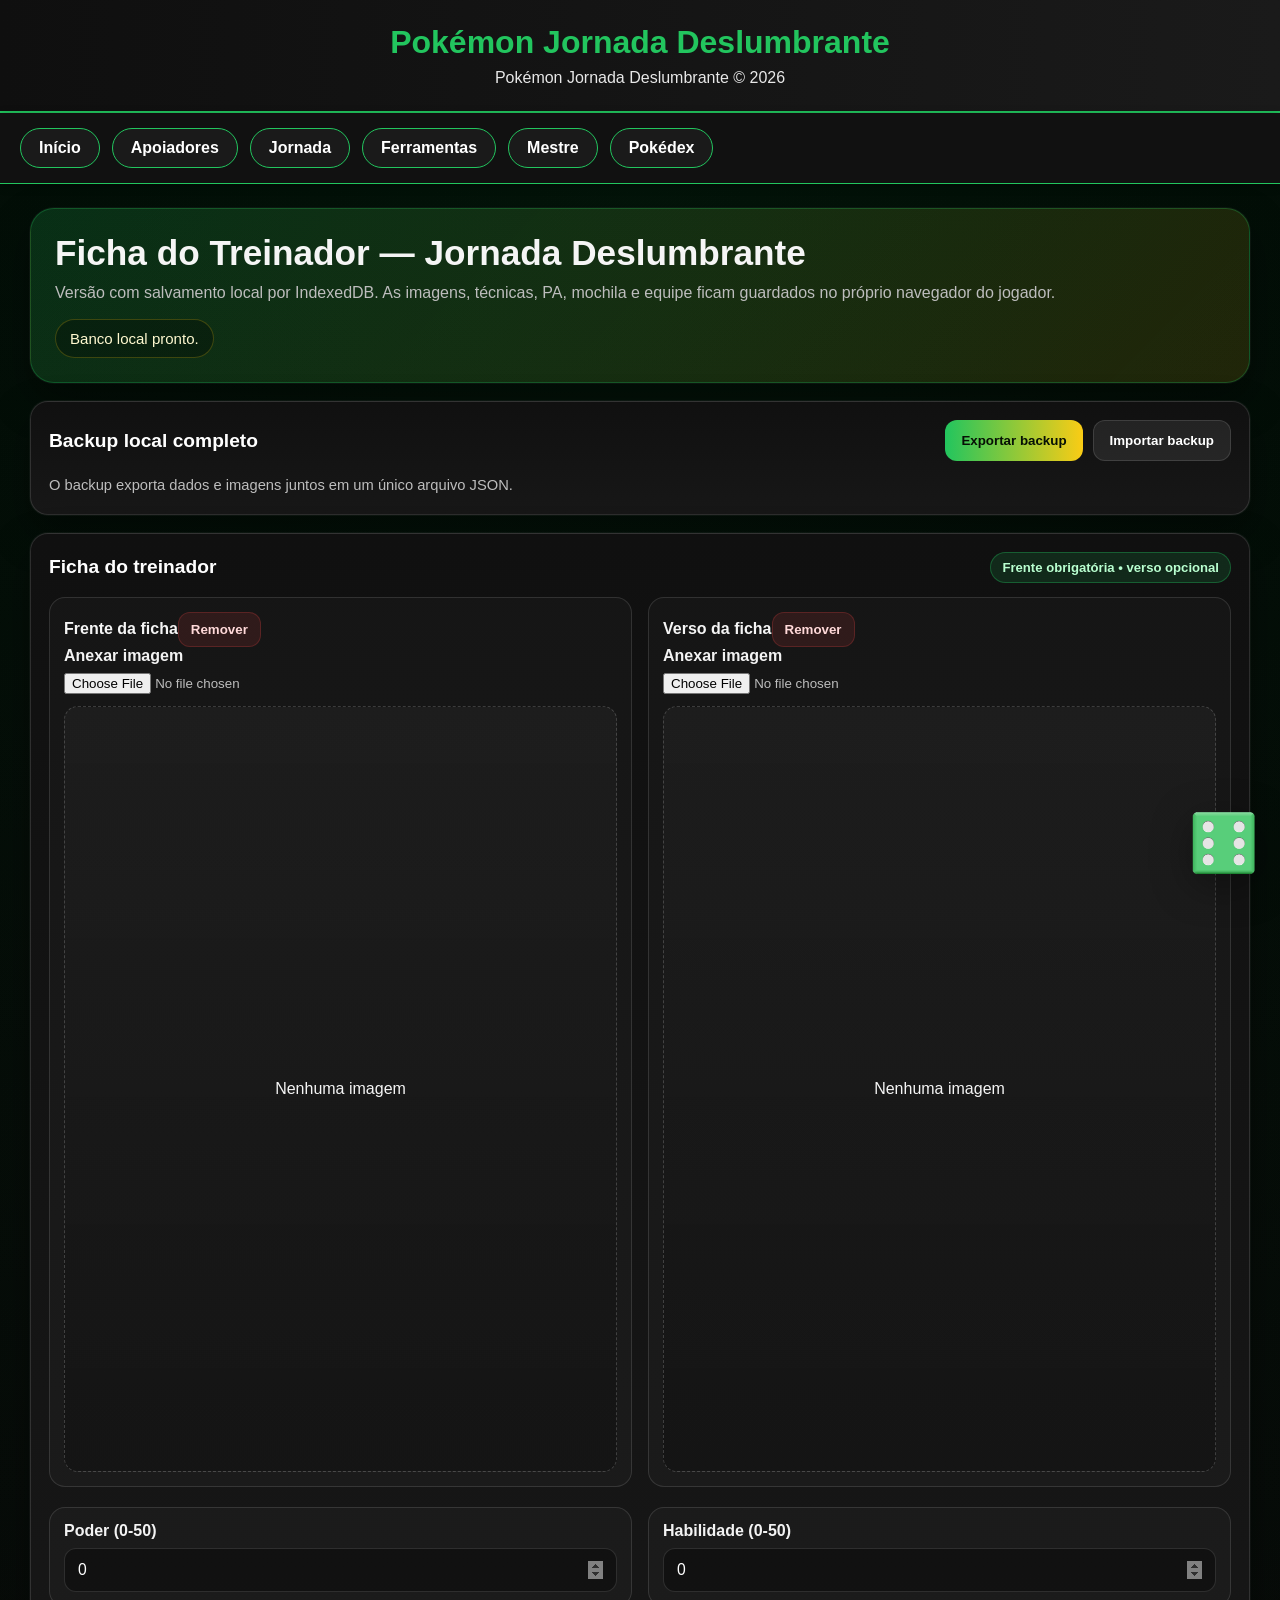
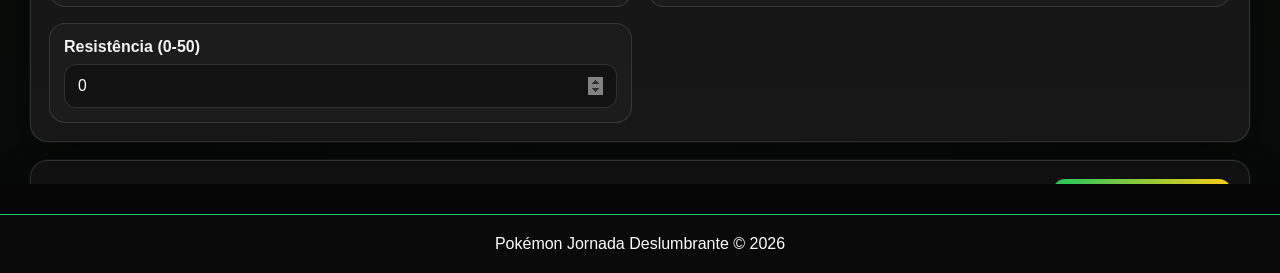
<file: index.html>
<!DOCTYPE html>
<html lang="pt-br">
<head>
  <meta charset="UTF-8" />
  <meta name="viewport" content="width=device-width, initial-scale=1.0" />
  <title>Pokémon Jornada Deslumbrante</title>
  <link rel="icon" href="logo_jornada_deslumbrante-removebg-preview.png" />
  <style>
    :root {
      --bg: #050505;
      --panel: #101010;
      --panel-2: #171717;
      --text: #f5f5f5;
      --muted: #bdbdbd;
      --green: #22c55e;
      --yellow: #facc15;
      --border: rgba(255,255,255,0.12);
      --shadow: 0 0 0 1px rgba(255,255,255,0.04), 0 18px 40px rgba(0,0,0,0.38);
    }

    * {
      box-sizing: border-box;
      margin: 0;
      padding: 0;
      font-family: Arial, Helvetica, sans-serif;
    }

    body {
      background:
        radial-gradient(circle at top, rgba(34,197,94,0.10), transparent 28%),
        linear-gradient(180deg, #000000, #0a0a0a 30%, #050505 100%);
      color: var(--text);
      min-height: 100vh;
    }

    header {
      background: linear-gradient(90deg, #0f0f0f, #1a1a1a);
      color: white;
      padding: 24px 20px;
      text-align: center;
      border-bottom: 2px solid var(--green);
      box-shadow: 0 3px 10px rgba(0,0,0,0.4);
    }

    header h1 {
      font-size: 2rem;
      margin-bottom: 8px;
      color: var(--green);
    }

    header p {
      font-size: 1rem;
      color: white;
      opacity: 0.9;
    }

    /* ===== NAVEGAÇÃO COM SCROLL HORIZONTAL ===== */
    nav {
      background: #111111;
      display: flex;
      justify-content: flex-start;
      align-items: center;
      gap: 12px;
      padding: 15px 20px;
      border-bottom: 1px solid var(--green);
      box-shadow: 0 2px 8px rgba(0,0,0,0.35);
      position: sticky;
      top: 0;
      z-index: 1000;
      transition: transform 0.3s ease;

      /* Scroll horizontal */
      overflow-x: auto;
      flex-wrap: nowrap;
      white-space: nowrap;
      scrollbar-width: thin;
      -webkit-overflow-scrolling: touch;
    }

    nav::-webkit-scrollbar {
      height: 4px;
    }
    nav::-webkit-scrollbar-track {
      background: #222;
      border-radius: 4px;
    }
    nav::-webkit-scrollbar-thumb {
      background: var(--green);
      border-radius: 4px;
    }

    nav a {
      text-decoration: none;
      color: white;
      font-weight: bold;
      padding: 10px 18px;
      border-radius: 999px;
      transition: 0.2s;
      background: #1a1a1a;
      border: 1px solid var(--green);
      flex-shrink: 0;
    }

    nav a:hover {
      background: var(--green);
      color: black;
      transform: translateY(-1px);
    }

    /* CLASSE PARA ESCONDER O MENU */
    nav.escondido {
      transform: translateY(-100%);
    }

    .container {
      width: min(1220px, calc(100% - 24px));
      margin: 24px auto 40px;
    }

    .hero {
      background: linear-gradient(135deg, rgba(34,197,94,0.18), rgba(250,204,21,0.12));
      border: 1px solid rgba(34,197,94,0.28);
      border-radius: 24px;
      padding: 24px;
      box-shadow: var(--shadow);
      margin-bottom: 18px;
    }

    .hero h2 {
      margin-bottom: 8px;
      font-size: clamp(1.5rem, 3vw, 2.2rem);
      color: white;
    }

    .hero p {
      color: var(--muted);
      line-height: 1.5;
    }

    .ficha-box {
      background: linear-gradient(180deg, var(--panel), var(--panel-2));
      border: 1px solid var(--border);
      border-radius: 24px;
      overflow: hidden;
      box-shadow: var(--shadow);
    }

    .ficha-topo {
      padding: 18px 20px;
      border-bottom: 1px solid rgba(34,197,94,0.28);
      background: #0d0d0d;
    }

    .ficha-topo h3 {
      color: var(--green);
      margin-bottom: 8px;
      font-size: 1.2rem;
    }

    .ficha-topo p {
      color: #e5e7eb;
      line-height: 1.5;
    }

    .ficha-frame {
      width: 100%;
      height: 1600px;
      border: none;
      background: #000;
      display: block;
    }

    footer {
      background: #0a0a0a;
      color: white;
      text-align: center;
      padding: 20px;
      margin-top: 30px;
      border-top: 1px solid var(--green);
    }

    @media (max-width: 700px) {
      header h1 {
        font-size: 1.6rem;
      }

      .ficha-frame {
        height: 1200px;
      }
    }

    @media (max-width: 640px) {
      .container {
        width: min(100%, calc(100% - 16px));
      }

      .hero {
        padding: 16px;
      }

      nav {
        padding: 12px 16px;
        gap: 10px;
      }

      nav a {
        padding: 8px 14px;
        font-size: 0.9rem;
      }
    }
  </style>
</head>
<body>

  <header>
    <h1>Pokémon Jornada Deslumbrante</h1>
    <p>Pokémon Jornada Deslumbrante © 2026</p>
  </header>

  <!-- Nav com scroll horizontal e ocultação -->
  <nav class="menu-principal">
    <a href="index.html">Início</a>
    <a href="apoiadores.html">Apoiadores</a>
    <a href="jornada.html">Jornada</a>
    <a href="ferramentas.html">Ferramentas</a>
    <a href="Ferramentas-do-mestre.html">Mestre</a>
    <a href="Pokedex/">Pokédex</a>
  </nav>


  <iframe
    class="ficha-frame"
    src="jornada_ficha_treinador.html"
    title="Ficha do Treinador - Jornada Deslumbrante">
  </iframe>

  <footer>
    <p>Pokémon Jornada Deslumbrante © 2026</p>
  </footer>

  <script>
    let ultimoScroll = window.scrollY;
    const menu = document.querySelector("nav");

    window.addEventListener("scroll", () => {
      const atualScroll = window.scrollY;

      if (atualScroll > ultimoScroll && atualScroll > 80) {
        menu.classList.add("escondido");
      } else {
        menu.classList.remove("escondido");
      }

      ultimoScroll = atualScroll;
    });
  </script>

  <a href="Teste rápido JD.html" class="dado-flutuante" title="Ir para rolagem de dados">
    <img src="dado.webp" alt="Rolagem de dados" />
  </a>

  <style>
    .dado-flutuante {
      position: fixed;
      right: 20px;
      bottom: 20px;
      z-index: 9999;
      animation: flutuar 2.2s ease-in-out infinite;
      transition: transform 0.2s ease, filter 0.2s ease;
    }

    .dado-flutuante img {
      width: 72px;
      height: 72px;
      object-fit: contain;
      display: block;
      filter: drop-shadow(0 10px 20px rgba(0,0,0,0.35));
    }

    .dado-flutuante:hover {
      transform: scale(1.06);
      filter: brightness(1.08);
    }

    @keyframes flutuar {
      0% { transform: translateY(0); }
      50% { transform: translateY(-6px); }
      100% { transform: translateY(0); }
    }

    @media (max-width: 640px) {
      .dado-flutuante {
        right: 14px;
        bottom: 14px;
      }

      .dado-flutuante img {
        width: 60px;
        height: 60px;
      }
    }
  </style>

</body>
</html>
</file>
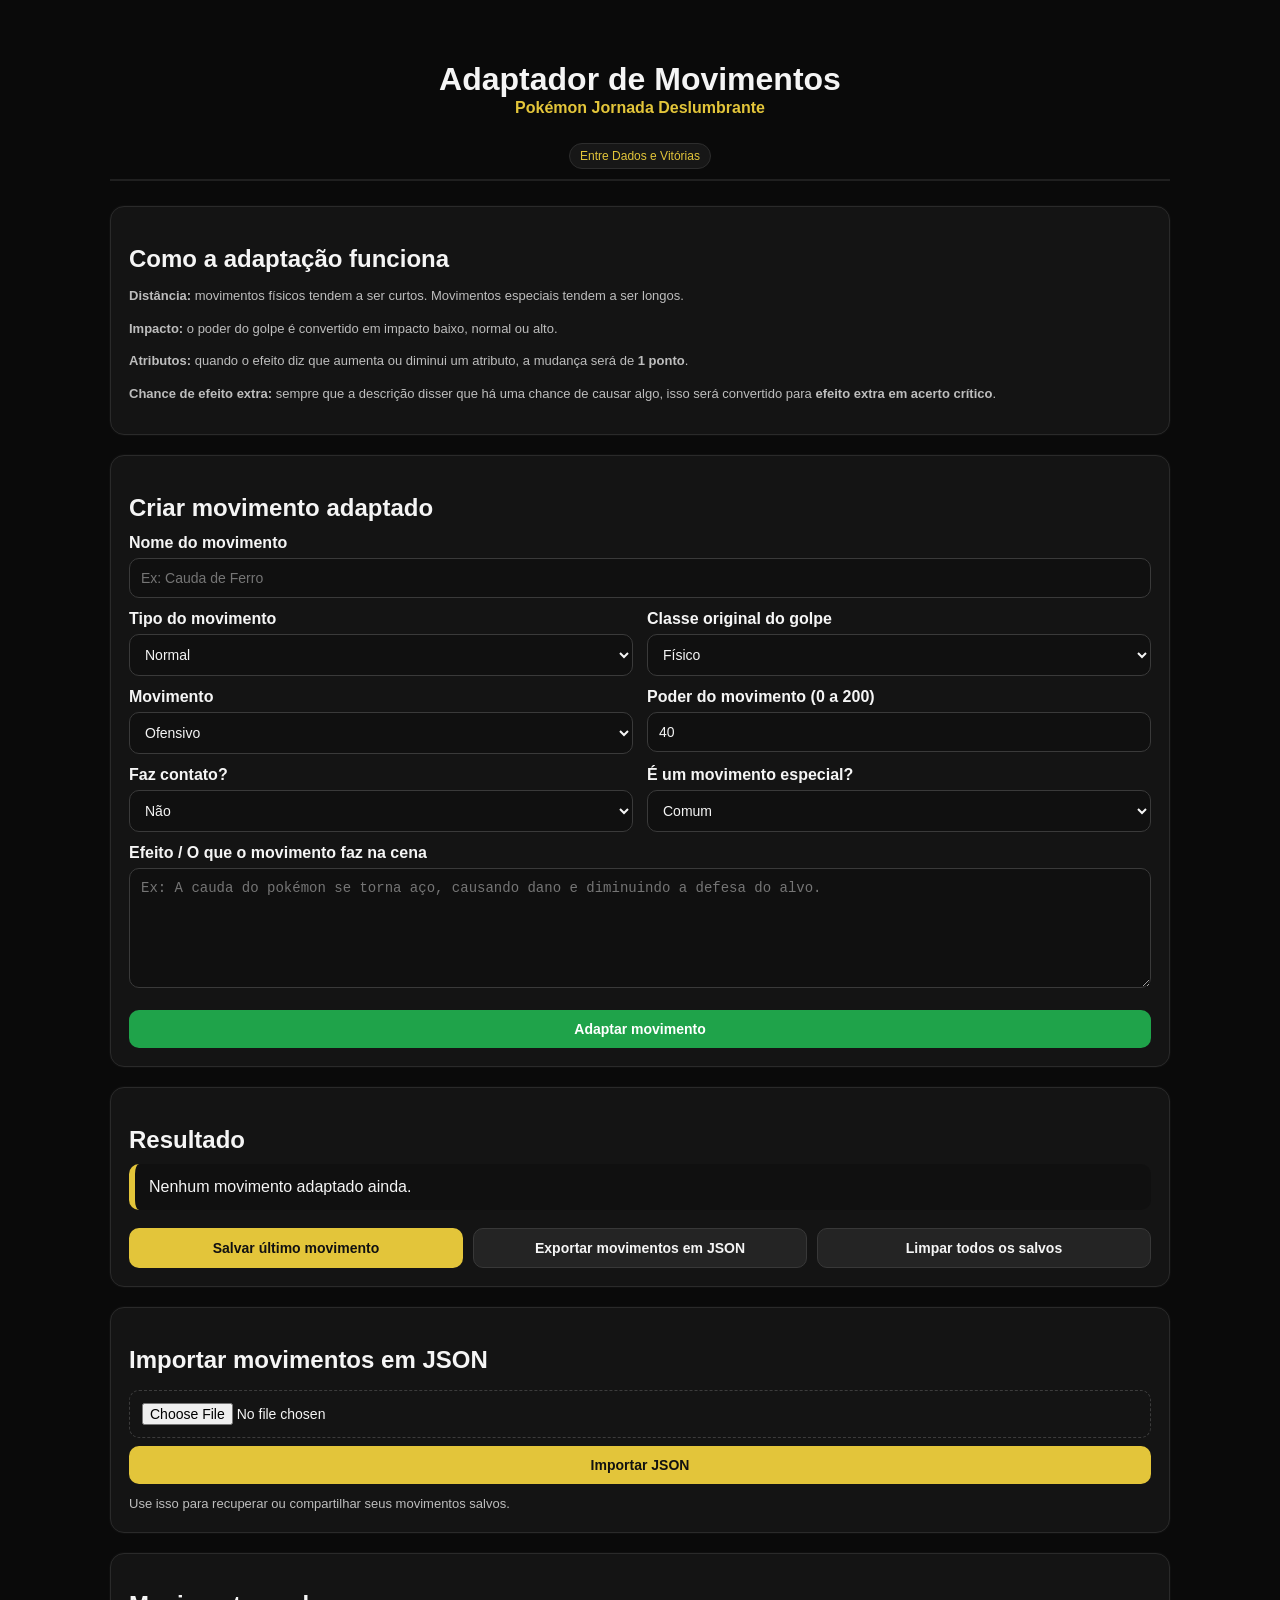
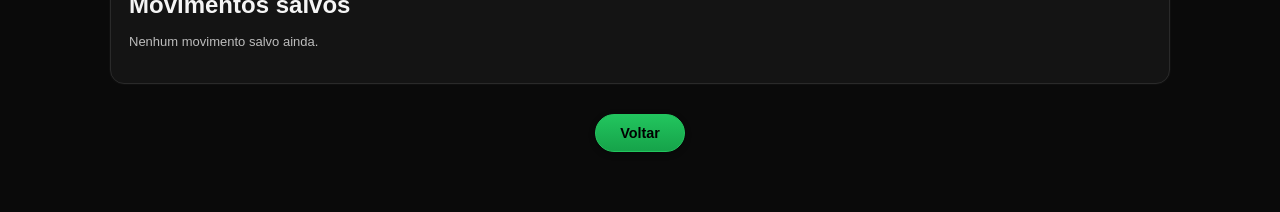
<file: Adaptador de Movimentos JD.html>
<!DOCTYPE html>
<html lang="pt-BR">
<head>
  <meta charset="UTF-8" />
  <meta name="viewport" content="width=device-width, initial-scale=1.0" />
  <title>Adaptador de Movimentos - Pokémon Jornada Deslumbrante</title>
  <link rel="icon" type="image/png" href="logo_jornada_deslumbrante-removebg-preview.png">
  <style>
    :root {
      --preto: #0a0a0a;
      --preto-suave: #141414;
      --verde: #1fa34a;
      --verde-escuro: #127536;
      --amarelo: #e3c53a;
      --branco: #f5f5f5;
      --cinza: #bdbdbd;
      --borda: #2a2a2a;
      --vermelho: #8d1f1f;
      --vermelho-escuro: #6e1717;
    }

    * {
      box-sizing: border-box;
    }

    body {
      font-family: Arial, sans-serif;
      max-width: 1100px;
      margin: 20px auto;
      padding: 20px;
      background: var(--preto);
      color: var(--branco);
    }

    h1, h2 {
      margin-bottom: 10px;
      color: var(--branco);
    }

    .subtitulo {
      color: var(--amarelo);
      margin-top: -5px;
      margin-bottom: 20px;
      font-weight: bold;
    }

    .box {
      background: var(--preto-suave);
      border: 1px solid var(--borda);
      border-radius: 14px;
      padding: 18px;
      margin-bottom: 20px;
      box-shadow: 0 0 0 1px rgba(255,255,255,0.02);
    }

    label {
      display: block;
      margin-top: 12px;
      font-weight: bold;
      color: var(--branco);
    }

    input, select, textarea, button {
      width: 100%;
      padding: 11px;
      margin-top: 6px;
      border: 1px solid #3a3a3a;
      border-radius: 10px;
      box-sizing: border-box;
      font-size: 14px;
      background: #101010;
      color: var(--branco);
      outline: none;
    }

    input:focus, select:focus, textarea:focus {
      border-color: var(--verde);
      box-shadow: 0 0 0 2px rgba(31,163,74,0.25);
    }

    textarea {
      min-height: 120px;
      resize: vertical;
    }

    button {
      cursor: pointer;
      border: none;
      font-weight: bold;
      transition: 0.2s ease;
    }

    button:hover {
      transform: translateY(-1px);
      opacity: 0.97;
    }

    .primary {
      background: var(--verde);
      color: white;
      margin-top: 18px;
    }

    .primary:hover {
      background: var(--verde-escuro);
    }

    .secondary {
      background: var(--amarelo);
      color: #111;
      margin-top: 8px;
    }

    .secondary:hover {
      background: #caae30;
    }

    .dark-btn {
      background: #242424;
      color: var(--branco);
      margin-top: 8px;
      border: 1px solid #383838;
    }

    .danger {
      background: var(--vermelho);
      color: white;
      margin-top: 10px;
    }

    .danger:hover {
      background: var(--vermelho-escuro);
    }

    .edit-btn {
      background: #1c1c1c;
      color: var(--amarelo);
      margin-top: 10px;
      border: 1px solid #3a3a3a;
    }

    .edit-btn:hover {
      background: #262626;
    }

    .cancel-btn {
      background: #2b2b2b;
      color: white;
      margin-top: 10px;
      border: 1px solid #444;
    }

    .cancel-btn:hover {
      background: #353535;
    }

    .result {
      background: #101010;
      border-left: 6px solid var(--amarelo);
      padding: 14px;
      border-radius: 10px;
      white-space: pre-wrap;
      color: var(--branco);
    }

    .card {
      border: 1px solid #303030;
      border-radius: 12px;
      padding: 14px;
      margin-top: 12px;
      background: #0f0f0f;
    }

    .small {
      font-size: 13px;
      color: var(--cinza);
      line-height: 1.5;
    }

    .grid {
      display: grid;
      grid-template-columns: 1fr 1fr;
      gap: 14px;
    }

    .actions-grid {
      display: grid;
      grid-template-columns: 1fr 1fr 1fr;
      gap: 10px;
      margin-top: 10px;
    }

    .card-actions {
      display: grid;
      grid-template-columns: 1fr 1fr;
      gap: 10px;
      margin-top: 10px;
    }

    .topo {
      text-align: center;
      margin-bottom: 25px;
      padding-bottom: 10px;
      border-bottom: 2px solid #202020;
    }

    .topo h1 {
      margin-bottom: 6px;
      font-size: 2rem;
    }

    .tag {
      display: inline-block;
      padding: 5px 10px;
      border-radius: 999px;
      background: #171717;
      border: 1px solid #2d2d2d;
      color: var(--amarelo);
      font-size: 12px;
      margin-top: 6px;
    }

    .modo-edicao {
      margin-top: 12px;
      padding: 10px 12px;
      border-radius: 10px;
      background: rgba(227, 197, 58, 0.10);
      border: 1px solid rgba(227, 197, 58, 0.35);
      color: var(--amarelo);
      display: none;
      font-weight: bold;
    }

    input[type="file"] {
      background: transparent;
      border: 1px dashed #3c3c3c;
      padding: 12px;
    }

    @media (max-width: 800px) {
      .grid, .actions-grid, .card-actions {
        grid-template-columns: 1fr;
      }
    }
  </style>
</head>
<body>
  <div class="topo">
    <h1>Adaptador de Movimentos</h1>
    <div class="subtitulo">Pokémon Jornada Deslumbrante</div>
    <span class="tag">Entre Dados e Vitórias</span>
  </div>

  <div class="box">
    <h2>Como a adaptação funciona</h2>
    <div class="small">
      <p><strong>Distância:</strong> movimentos físicos tendem a ser curtos. Movimentos especiais tendem a ser longos.</p>
      <p><strong>Impacto:</strong> o poder do golpe é convertido em impacto baixo, normal ou alto.</p>
      <p><strong>Atributos:</strong> quando o efeito diz que aumenta ou diminui um atributo, a mudança será de <strong>1 ponto</strong>.</p>
      <p><strong>Chance de efeito extra:</strong> sempre que a descrição disser que há uma chance de causar algo, isso será convertido para <strong>efeito extra em acerto crítico</strong>.</p>
    </div>
  </div>

  <div class="box">
    <h2>Criar movimento adaptado</h2>

    <div id="modoEdicao" class="modo-edicao">
      Você está editando um movimento salvo.
    </div>

    <label for="nome">Nome do movimento</label>
    <input type="text" id="nome" placeholder="Ex: Cauda de Ferro" />

    <div class="grid">
      <div>
        <label for="tipo">Tipo do movimento</label>
        <select id="tipo">
          <option>Normal</option>
          <option>Fogo</option>
          <option>Água</option>
          <option>Elétrico</option>
          <option>Planta</option>
          <option>Gelo</option>
          <option>Lutador</option>
          <option>Veneno</option>
          <option>Terrestre</option>
          <option>Voador</option>
          <option>Psíquico</option>
          <option>Inseto</option>
          <option>Pedra</option>
          <option>Fantasma</option>
          <option>Dragão</option>
          <option>Sombrio</option>
          <option>Aço</option>
          <option>Fada</option>
        </select>
      </div>

      <div>
        <label for="classeOriginal">Classe original do golpe</label>
        <select id="classeOriginal">
          <option value="fisico">Físico</option>
          <option value="especial">Especial</option>
          <option value="status">Status</option>
        </select>
      </div>
    </div>

    <div class="grid">
      <div>
        <label for="categoria">Movimento</label>
        <select id="categoria">
          <option value="ofensivo">Ofensivo</option>
          <option value="defensivo">Defensivo</option>
          <option value="status">Status</option>
          <option value="controle">Controle</option>
        </select>
      </div>

      <div>
        <label for="poder">Poder do movimento (0 a 200)</label>
        <input type="number" id="poder" min="0" max="200" value="40" />
      </div>
    </div>

    <div class="grid">
      <div>
        <label for="contato">Faz contato?</label>
        <select id="contato">
          <option value="nao">Não</option>
          <option value="sim">Sim</option>
        </select>
      </div>

      <div>
        <label for="especialRaro">É um movimento especial?</label>
        <select id="especialRaro">
          <option value="nenhum">Comum</option>
          <option value="zmove">Movimento Z</option>
          <option value="gmax">Movimento GMAX</option>
        </select>
      </div>
    </div>

    <label for="efeito">Efeito / O que o movimento faz na cena</label>
    <textarea id="efeito" placeholder="Ex: A cauda do pokémon se torna aço, causando dano e diminuindo a defesa do alvo."></textarea>

    <button id="botaoPrincipal" class="primary" onclick="processarMovimento()">Adaptar movimento</button>
    <button id="botaoCancelarEdicao" class="cancel-btn" onclick="cancelarEdicao()" style="display:none;">Cancelar edição</button>
  </div>

  <div class="box">
    <h2>Resultado</h2>
    <div id="resultado" class="result">Nenhum movimento adaptado ainda.</div>
    <div class="actions-grid">
      <button class="secondary" onclick="salvarUltimoMovimento()">Salvar último movimento</button>
      <button class="dark-btn" onclick="exportarJSON()">Exportar movimentos em JSON</button>
      <button class="dark-btn" onclick="limparTudo()">Limpar todos os salvos</button>
    </div>
  </div>

  <div class="box">
    <h2>Importar movimentos em JSON</h2>
    <input type="file" id="importarArquivo" accept=".json" />
    <button class="secondary" onclick="importarJSON()">Importar JSON</button>
    <div class="small" style="margin-top:10px;">
      Use isso para recuperar ou compartilhar seus movimentos salvos.
    </div>
  </div>

  <div class="box">
    <h2>Movimentos salvos</h2>
    <div id="listaSalvos"></div>
  </div>

  <script>
    let ultimoMovimentoGerado = null;
    let idEmEdicao = null;

    function detectarImpacto(poder, especialRaro) {
      let impacto = "Baixo";

      if (poder >= 90) impacto = "Alto";
      else if (poder >= 45) impacto = "Normal";

      if (especialRaro === "zmove" || especialRaro === "gmax") {
        impacto = "Alto";
      }

      return impacto;
    }

    function detectarDistancia(classeOriginal, categoria, contato, efeitoTexto) {
      const texto = efeitoTexto.toLowerCase();

      const palavrasLonga = [
        "dispara", "lança", "atira", "projétil", "raio", "onda",
        "explosão", "feixe", "bola", "pulso", "arremessa", "distância",
        "jato", "rajada"
      ];

      const palavrasCurta = [
        "golpeia", "morde", "corta", "investida", "cabeçada", "chute",
        "soco", "agarra", "colide", "encosta", "cauda", "garras", "presas"
      ];

      const indicioLonga = palavrasLonga.some(p => texto.includes(p));
      const indicioCurta = palavrasCurta.some(p => texto.includes(p));

      if (categoria === "defensivo") return "Curta";

      if (classeOriginal === "especial") return "Longa";

      if (classeOriginal === "fisico" && contato === "sim") return "Curta";

      if (classeOriginal === "fisico" && contato === "nao") {
        if (indicioLonga) return "Longa";
        return "Curta";
      }

      if (classeOriginal === "status") {
        if (indicioLonga) return "Longa";
        if (indicioCurta) return "Curta";
        if (categoria === "controle") return "Longa";
        return "Curta";
      }

      return "Curta";
    }

    function capitalizar(texto) {
      return texto.charAt(0).toUpperCase() + texto.slice(1);
    }

    function extrairAlteracoesDeAtributo(textoOriginal) {
      const texto = textoOriginal.toLowerCase();
      const resultados = [];

      const atributos = [
        { chaves: ["ataque especial"], nome: "Ataque Especial" },
        { chaves: ["defesa especial"], nome: "Defesa Especial" },
        { chaves: ["resistência", "resistencia"], nome: "Resistência" },
        { chaves: ["velocidade"], nome: "Velocidade" },
        { chaves: ["precisão", "precisao"], nome: "Precisão" },
        { chaves: ["evasão", "evasao"], nome: "Evasão" },
        { chaves: ["ataque"], nome: "Ataque" },
        { chaves: ["defesa"], nome: "Defesa" }
      ];

      atributos.forEach(attr => {
        const encontrouAtributo = attr.chaves.some(ch => texto.includes(ch));
        if (!encontrouAtributo) return;

        if (texto.includes("aumenta") || texto.includes("eleva")) {
          resultados.push(`Aumenta ${attr.nome} em 1 ponto.`);
        }

        if (texto.includes("diminui") || texto.includes("reduz") || texto.includes("abaixa")) {
          resultados.push(`Diminui ${attr.nome} em 1 ponto.`);
        }
      });

      return [...new Set(resultados)];
    }

    function extrairEfeitoCritico(textoOriginal) {
      const texto = textoOriginal.toLowerCase();

      if (!texto.includes("chance")) {
        return null;
      }

      const efeitosComuns = [
        { chaves: ["paralisar"], texto: "Em acerto crítico, paralisa o alvo." },
        { chaves: ["queimar"], texto: "Em acerto crítico, causa queimadura no alvo." },
        { chaves: ["congelar"], texto: "Em acerto crítico, congela o alvo." },
        { chaves: ["confundir"], texto: "Em acerto crítico, confunde o alvo." },
        { chaves: ["envenenar"], texto: "Em acerto crítico, envenena o alvo." },
        { chaves: ["adormecer", "sono"], texto: "Em acerto crítico, coloca o alvo em sono." },
        { chaves: ["amedrontar", "assustar", "recuar"], texto: "Em acerto crítico, desestabiliza o alvo." }
      ];

      for (const efeito of efeitosComuns) {
        if (efeito.chaves.some(chave => texto.includes(chave))) {
          return efeito.texto;
        }
      }

      if (
        texto.includes("chance") &&
        (texto.includes("diminui") || texto.includes("reduz") || texto.includes("abaixa"))
      ) {
        const alteracoes = extrairAlteracoesDeAtributo(textoOriginal)
          .map(item => item.replace(".", ""))
          .map(item => `Em acerto crítico, ${item.charAt(0).toLowerCase() + item.slice(1)}.`);

        if (alteracoes.length > 0) {
          return alteracoes.join("\n");
        }
      }

      return "Em acerto crítico, ativa o efeito extra descrito no movimento.";
    }

    function limparEfeitoBase(textoOriginal) {
      return textoOriginal.trim().replace(/\s+/g, " ");
    }

    function montarMovimento(idExistente = null) {
      const nome = document.getElementById("nome").value.trim();
      const tipo = document.getElementById("tipo").value;
      const classeOriginal = document.getElementById("classeOriginal").value;
      const categoria = document.getElementById("categoria").value;
      const poder = parseInt(document.getElementById("poder").value, 10);
      const contato = document.getElementById("contato").value;
      const especialRaro = document.getElementById("especialRaro").value;
      const efeito = document.getElementById("efeito").value.trim();

      if (!nome || !efeito || isNaN(poder)) {
        document.getElementById("resultado").textContent =
          "Preencha nome, poder e efeito antes de adaptar o movimento.";
        return null;
      }

      const impacto = detectarImpacto(poder, especialRaro);
      const distancia = detectarDistancia(classeOriginal, categoria, contato, efeito);
      const alteracoes = extrairAlteracoesDeAtributo(efeito);
      const efeitoCritico = extrairEfeitoCritico(efeito);
      const efeitoBase = limparEfeitoBase(efeito);

      let textoFinal = `Nome: ${nome}
Tipo: ${tipo}
Movimento: ${capitalizar(categoria)}
Distância: ${distancia}
Impacto: ${impacto}`;

      if (especialRaro !== "nenhum") {
        textoFinal += `\nNível especial: ${especialRaro === "zmove" ? "Movimento Z" : "Movimento GMAX"}`;
      }

      textoFinal += `\n\nEfeito:
${efeitoBase}`;

      if (alteracoes.length > 0) {
        textoFinal += `\n\nAlterações de atributo:
${alteracoes.join("\n")}`;
      }

      if (efeitoCritico) {
        textoFinal += `\n\nEfeito crítico:
${efeitoCritico}`;
      }

      return {
        id: idExistente || Date.now(),
        nome,
        tipo,
        classeOriginal,
        categoria,
        poder,
        contato,
        especialRaro,
        movimento: capitalizar(categoria),
        distancia,
        impacto,
        nivelEspecial: especialRaro === "nenhum" ? null : (especialRaro === "zmove" ? "Movimento Z" : "Movimento GMAX"),
        efeito: efeitoBase,
        alteracoesDeAtributo: alteracoes,
        efeitoCritico: efeitoCritico,
        texto: textoFinal
      };
    }

    function processarMovimento() {
      if (idEmEdicao !== null) {
        atualizarMovimentoEditado();
      } else {
        adaptarMovimento();
      }
    }

    function adaptarMovimento() {
      const movimento = montarMovimento();

      if (!movimento) return;

      ultimoMovimentoGerado = movimento;
      document.getElementById("resultado").textContent = movimento.texto;
    }

    function obterMovimentosSalvos() {
      return JSON.parse(localStorage.getItem("movimentosRPG")) || [];
    }

    function salvarMovimentosSalvos(lista) {
      localStorage.setItem("movimentosRPG", JSON.stringify(lista));
    }

    function salvarUltimoMovimento() {
      if (!ultimoMovimentoGerado) {
        alert("Adapte um movimento antes de salvar.");
        return;
      }

      const salvos = obterMovimentosSalvos();
      salvos.push(ultimoMovimentoGerado);
      salvarMovimentosSalvos(salvos);
      renderizarSalvos();
      alert("Movimento salvo com sucesso.");
    }

    function editarMovimento(id) {
      const salvos = obterMovimentosSalvos();
      const movimento = salvos.find(m => m.id === id);

      if (!movimento) {
        alert("Movimento não encontrado.");
        return;
      }

      document.getElementById("nome").value = movimento.nome || "";
      document.getElementById("tipo").value = movimento.tipo || "Normal";
      document.getElementById("classeOriginal").value = movimento.classeOriginal || "fisico";
      document.getElementById("categoria").value = movimento.categoria || "ofensivo";
      document.getElementById("poder").value = movimento.poder ?? 40;
      document.getElementById("contato").value = movimento.contato || "nao";
      document.getElementById("especialRaro").value = movimento.especialRaro || "nenhum";
      document.getElementById("efeito").value = movimento.efeito || "";

      idEmEdicao = id;
      ultimoMovimentoGerado = movimento;

      document.getElementById("resultado").textContent = movimento.texto || "Movimento carregado para edição.";
      document.getElementById("modoEdicao").style.display = "block";
      document.getElementById("botaoCancelarEdicao").style.display = "block";
      document.getElementById("botaoPrincipal").textContent = "Atualizar movimento";

      window.scrollTo({ top: 0, behavior: "smooth" });
    }

    function atualizarMovimentoEditado() {
      const movimentoAtualizado = montarMovimento(idEmEdicao);

      if (!movimentoAtualizado) return;

      let salvos = obterMovimentosSalvos();
      const indice = salvos.findIndex(m => m.id === idEmEdicao);

      if (indice === -1) {
        alert("Não foi possível encontrar o movimento para atualizar.");
        return;
      }

      salvos[indice] = movimentoAtualizado;
      salvarMovimentosSalvos(salvos);

      ultimoMovimentoGerado = movimentoAtualizado;
      document.getElementById("resultado").textContent = movimentoAtualizado.texto;

      renderizarSalvos();
      sairModoEdicao();

      alert("Movimento atualizado com sucesso.");
    }

    function cancelarEdicao() {
      sairModoEdicao();
      limparFormulario();
      document.getElementById("resultado").textContent = "Edição cancelada.";
    }

    function sairModoEdicao() {
      idEmEdicao = null;
      document.getElementById("modoEdicao").style.display = "none";
      document.getElementById("botaoCancelarEdicao").style.display = "none";
      document.getElementById("botaoPrincipal").textContent = "Adaptar movimento";
    }

    function limparFormulario() {
      document.getElementById("nome").value = "";
      document.getElementById("tipo").value = "Normal";
      document.getElementById("classeOriginal").value = "fisico";
      document.getElementById("categoria").value = "ofensivo";
      document.getElementById("poder").value = 40;
      document.getElementById("contato").value = "nao";
      document.getElementById("especialRaro").value = "nenhum";
      document.getElementById("efeito").value = "";
      ultimoMovimentoGerado = null;
    }

    function deletarMovimento(id) {
      let salvos = obterMovimentosSalvos();
      salvos = salvos.filter(m => m.id !== id);
      salvarMovimentosSalvos(salvos);

      if (idEmEdicao === id) {
        sairModoEdicao();
        limparFormulario();
        document.getElementById("resultado").textContent = "O movimento que estava sendo editado foi removido.";
      }

      renderizarSalvos();
    }

    function limparTudo() {
      const confirmar = confirm("Tem certeza que deseja apagar todos os movimentos salvos?");
      if (!confirmar) return;

      localStorage.removeItem("movimentosRPG");
      sairModoEdicao();
      limparFormulario();
      renderizarSalvos();
      document.getElementById("resultado").textContent = "Todos os movimentos salvos foram removidos.";
      alert("Todos os movimentos salvos foram removidos.");
    }

    function exportarJSON() {
      const salvos = obterMovimentosSalvos();

      if (salvos.length === 0) {
        alert("Não há movimentos salvos para exportar.");
        return;
      }

      const json = JSON.stringify(salvos, null, 2);
      const blob = new Blob([json], { type: "application/json" });
      const url = URL.createObjectURL(blob);

      const link = document.createElement("a");
      link.href = url;
      link.download = "movimentos_rpg.json";
      document.body.appendChild(link);
      link.click();
      document.body.removeChild(link);

      URL.revokeObjectURL(url);
    }

    function importarJSON() {
      const input = document.getElementById("importarArquivo");
      const arquivo = input.files[0];

      if (!arquivo) {
        alert("Selecione um arquivo JSON para importar.");
        return;
      }

      const leitor = new FileReader();

      leitor.onload = function(evento) {
        try {
          const dados = JSON.parse(evento.target.result);

          if (!Array.isArray(dados)) {
            alert("O arquivo JSON precisa conter uma lista de movimentos.");
            return;
          }

          const salvosAtuais = obterMovimentosSalvos();
          const novos = dados.map(item => ({
            id: item.id || Date.now() + Math.floor(Math.random() * 100000),
            nome: item.nome || "Sem nome",
            tipo: item.tipo || "Normal",
            classeOriginal: item.classeOriginal || "fisico",
            categoria: item.categoria || "ofensivo",
            poder: item.poder ?? 40,
            contato: item.contato || "nao",
            especialRaro: item.especialRaro || "nenhum",
            movimento: item.movimento || "Ofensivo",
            distancia: item.distancia || "Curta",
            impacto: item.impacto || "Baixo",
            nivelEspecial: item.nivelEspecial || null,
            efeito: item.efeito || "",
            alteracoesDeAtributo: Array.isArray(item.alteracoesDeAtributo) ? item.alteracoesDeAtributo : [],
            efeitoCritico: item.efeitoCritico || null,
            texto: item.texto || ""
          }));

          const combinados = [...salvosAtuais, ...novos];
          salvarMovimentosSalvos(combinados);
          renderizarSalvos();
          alert("Movimentos importados com sucesso.");
          input.value = "";
        } catch (erro) {
          alert("Não foi possível importar o arquivo. Verifique se ele é um JSON válido.");
        }
      };

      leitor.readAsText(arquivo);
    }

    function renderizarSalvos() {
      const lista = document.getElementById("listaSalvos");
      const salvos = obterMovimentosSalvos();

      if (salvos.length === 0) {
        lista.innerHTML = '<p class="small">Nenhum movimento salvo ainda.</p>';
        return;
      }

      lista.innerHTML = "";

      salvos.forEach(mov => {
        const div = document.createElement("div");
        div.className = "card";

        div.innerHTML = `
          <strong>${mov.nome}</strong><br>
          <span class="small">Tipo: ${mov.tipo} | Distância: ${mov.distancia} | Impacto: ${mov.impacto}</span>
          <div style="margin-top:10px; white-space: pre-wrap;">${mov.texto}</div>
          <div class="card-actions">
            <button class="edit-btn" onclick="editarMovimento(${mov.id})">Editar movimento</button>
            <button class="danger" onclick="deletarMovimento(${mov.id})">Deletar movimento</button>
          </div>
        `;

        lista.appendChild(div);
      });
    }

    renderizarSalvos();
  </script>
  <!-- Botão Voltar para Ferramentas -->
<div style="text-align: center; margin-top: 30px; padding-bottom: 20px;">
  <a href="ferramentas.html" 
     style="display: inline-block; 
            background: linear-gradient(180deg, #22c55e 0%, #16a34a 100%);
            color: black;
            border: 1px solid #22c55e;
            padding: 10px 24px;
            border-radius: 40px;
            text-decoration: none;
            font-weight: bold;
            font-size: 0.9rem;
            transition: transform 0.2s ease, filter 0.2s ease;
            box-shadow: 0 2px 6px rgba(0,0,0,0.3);">
    Voltar
  </a>
</div>
  
</body>
</html>
</file>
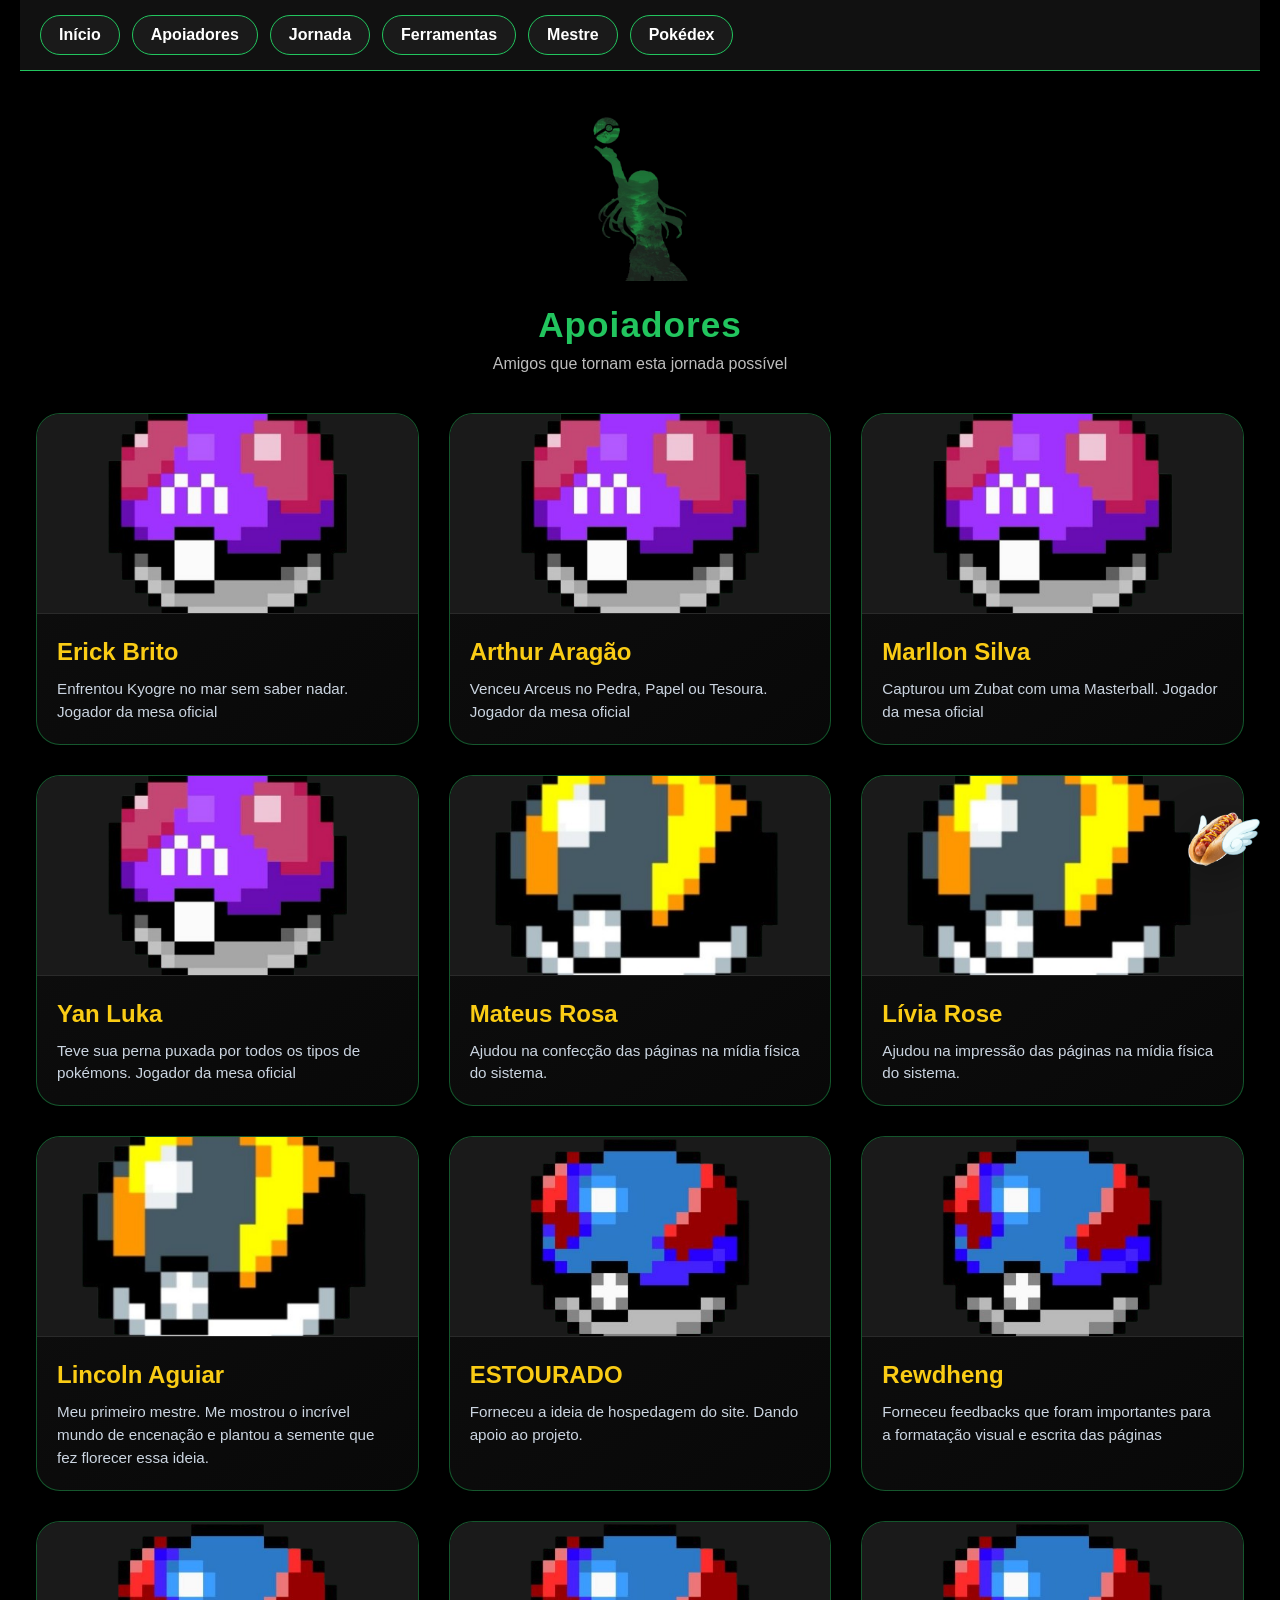
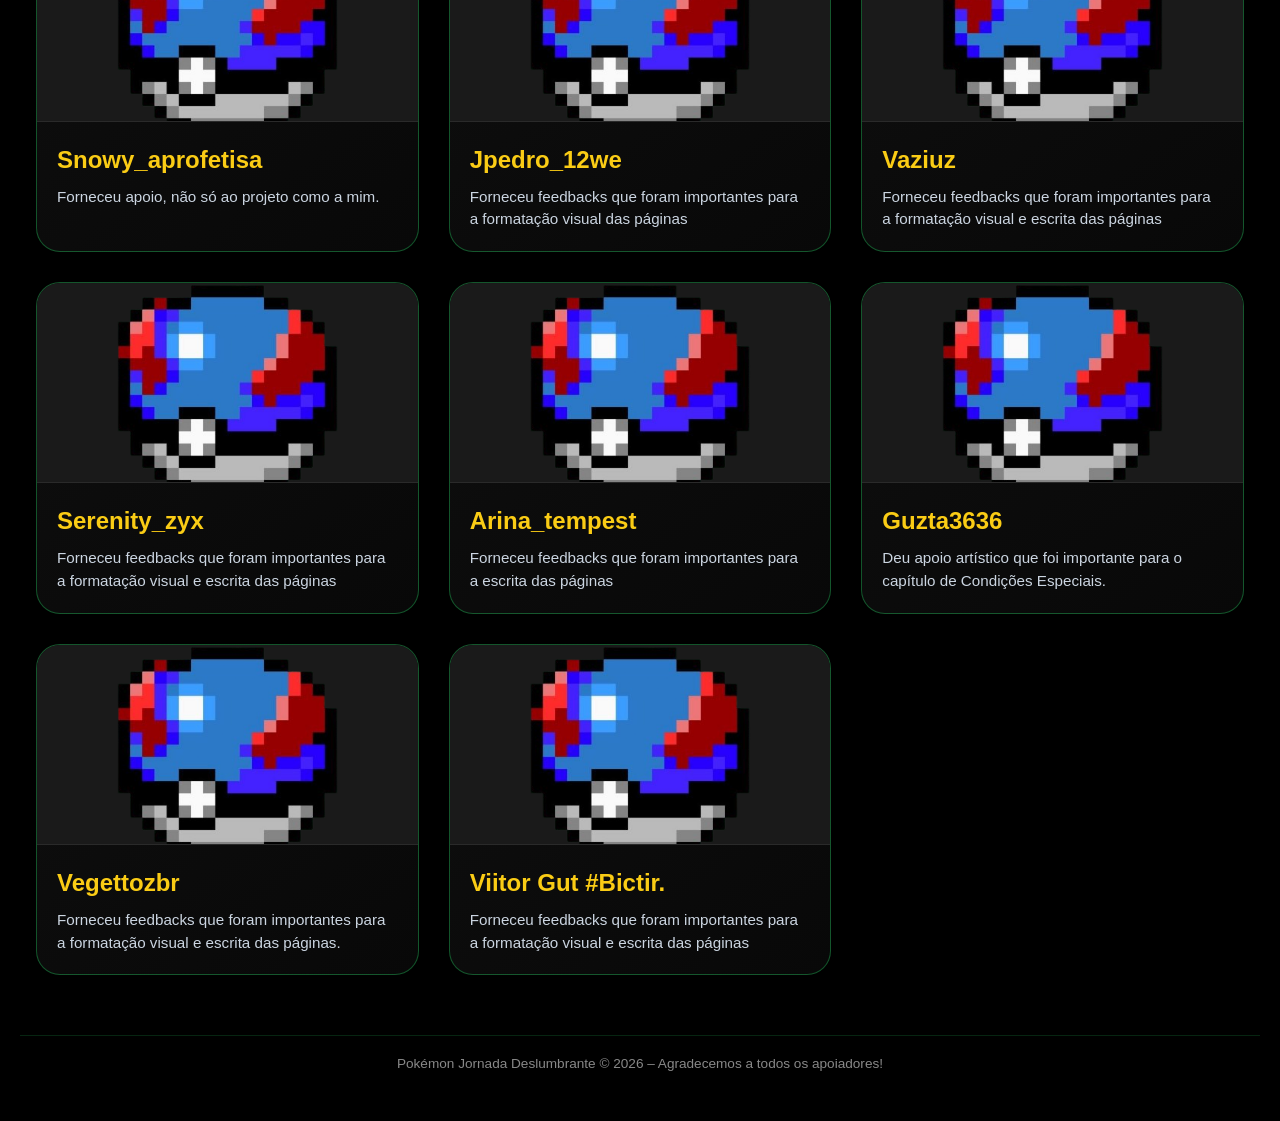
<file: apoiadores.html>
<!DOCTYPE html>
<html lang="pt-br">
<head>
  <meta charset="UTF-8">
  <meta name="viewport" content="width=device-width, initial-scale=1.0">
  <title>Apoiadores - Pokémon Jornada Deslumbrante</title>
  <link rel="icon" type="image/png" href="logo_jornada_deslumbrante-removebg-preview.png">
  <style>
    * {
      margin: 0;
      padding: 0;
      box-sizing: border-box;
    }

    body {
      background: #000000;
      color: #f5f5f5;
      font-family: 'Arial', 'Segoe UI', sans-serif;
      text-align: center;
      padding: 0 20px 30px;
      min-height: 100vh;
    }

    /* ========== MENU PRINCIPAL (scroll horizontal + ocultação) ========== */
    .menu-principal {
      background: #111111;
      display: flex;
      justify-content: flex-start;
      align-items: center;
      gap: 12px;
      padding: 15px 20px;
      border-bottom: 1px solid #22c55e;
      box-shadow: 0 2px 8px rgba(0,0,0,0.35);
      position: sticky;
      top: 0;
      z-index: 1000;
      transition: transform 0.3s ease;
      overflow-x: auto;
      flex-wrap: nowrap;
      white-space: nowrap;
      scrollbar-width: thin;
      -webkit-overflow-scrolling: touch;
      margin-bottom: 30px;
    }

    .menu-principal::-webkit-scrollbar {
      height: 4px;
    }
    .menu-principal::-webkit-scrollbar-track {
      background: #222;
      border-radius: 4px;
    }
    .menu-principal::-webkit-scrollbar-thumb {
      background: #22c55e;
      border-radius: 4px;
    }

    .menu-principal a {
      text-decoration: none;
      color: white;
      font-weight: bold;
      padding: 10px 18px;
      border-radius: 999px;
      transition: 0.2s;
      background: #1a1a1a;
      border: 1px solid #22c55e;
      flex-shrink: 0;
    }

    .menu-principal a:hover {
      background: #22c55e;
      color: black;
      transform: translateY(-1px);
    }

    .menu-principal.escondido {
      transform: translateY(-100%);
    }

    /* Logo */
    .logo {
      width: 180px;
      margin-bottom: 20px;
    }

    h1 {
      color: #22c55e;
      margin-bottom: 10px;
      font-size: 2.2rem;
      letter-spacing: 1px;
    }

    .subtitulo {
      color: #bdbdbd;
      margin-bottom: 40px;
      font-size: 1rem;
    }

    /* Grid de cards */
    .cards-grid {
      display: grid;
      grid-template-columns: repeat(auto-fill, minmax(280px, 1fr));
      gap: 30px;
      max-width: 1300px;
      margin: 0 auto;
      padding: 0 16px;
    }

    /* Card individual */
    .card {
      background: linear-gradient(145deg, #0f0f0f, #080808);
      border: 1px solid rgba(34,197,94, 0.4);
      border-radius: 24px;
      overflow: hidden;
      transition: transform 0.2s ease, box-shadow 0.2s;
      box-shadow: 0 10px 20px rgba(0,0,0,0.5);
      text-align: left;
    }

    .card:hover {
      transform: translateY(-6px);
      box-shadow: 0 20px 30px rgba(0,0,0,0.7);
      border-color: #22c55e;
    }

    .card-imagem {
      width: 100%;
      height: 200px;
      object-fit: cover;
      background: #1a1a1a;
      border-bottom: 1px solid #2a2a2a;
    }

    .card-conteudo {
      padding: 20px;
    }

    .card-nome {
      font-size: 1.5rem;
      font-weight: bold;
      color: #facc15;
      margin-bottom: 12px;
      word-break: break-word;
    }

    .card-descricao {
      color: #cbd5e1;
      line-height: 1.5;
      font-size: 0.95rem;
    }

    /* Rodapé */
    footer {
      margin-top: 60px;
      padding: 20px;
      border-top: 1px solid #22c55e30;
      color: #888;
      font-size: 0.85rem;
    }

    /* Hotdog flutuante */
    .hotdog-flutuante {
      position: fixed;
      right: 20px;
      bottom: 20px;
      z-index: 9999;
      cursor: pointer;
      transition: transform 0.2s ease, filter 0.2s ease;
      animation: flutuarHotdog 2.2s ease-in-out infinite;
    }

    .hotdog-flutuante img {
      width: 72px;
      height: 72px;
      object-fit: contain;
      display: block;
      filter: drop-shadow(0 10px 20px rgba(0,0,0,0.35));
    }

    .hotdog-flutuante:hover {
      transform: scale(1.06);
      filter: brightness(1.08);
    }

    @keyframes flutuarHotdog {
      0% { transform: translateY(0); }
      50% { transform: translateY(-6px); }
      100% { transform: translateY(0); }
    }

    /* Responsivo */
    @media (max-width: 640px) {
      body {
        padding: 0 12px 20px;
      }
      .cards-grid {
        gap: 20px;
      }
      .card-nome {
        font-size: 1.3rem;
      }
      .hotdog-flutuante {
        right: 14px;
        bottom: 14px;
      }
      .hotdog-flutuante img {
        width: 60px;
        height: 60px;
      }
      .menu-principal {
        padding: 12px 16px;
        gap: 10px;
        margin-bottom: 20px;
      }
      .menu-principal a {
        padding: 8px 14px;
        font-size: 0.9rem;
      }
    }
  </style>
</head>
<body>

  <!-- MENU COM SCROLL E OCULTAÇÃO (agora com "Início") -->
  <nav class="menu-principal">
    <a href="index.html">Início</a>
    <a href="apoiadores.html">Apoiadores</a>
    <a href="jornada.html">Jornada</a>
    <a href="ferramentas.html">Ferramentas</a>
    <a href="Ferramentas-do-mestre.html">Mestre</a>
    <a href="Pokedex/">Pokédex</a>
  </nav>

  <img class="logo" src="logo_jornada_deslumbrante-removebg-preview.png" alt="Logo Jornada Deslumbrante">
  <h1>Apoiadores</h1>
  <div class="subtitulo">Amigos que tornam esta jornada possível</div>

  <div class="cards-grid" id="cardsContainer">
    <!-- Os cards serão inseridos via JavaScript -->
  </div>

  <footer>
    Pokémon Jornada Deslumbrante © 2026 – Agradecemos a todos os apoiadores!
  </footer>

  <!-- Hotdog flutuante -->
  <div class="hotdog-flutuante" id="hotdogBtn">
    <img src="Pasta-de-imagens/hotdog.webp" alt="Hotdog mágico">
  </div>

  <script>
    // ========== MENU: OCULTAR AO ROLAR PARA BAIXO ==========
    (function() {
      const menu = document.querySelector('.menu-principal');
      if (!menu) return;
      let ultimoScroll = window.scrollY;
      window.addEventListener('scroll', function() {
        const atualScroll = window.scrollY;
        if (atualScroll > ultimoScroll && atualScroll > 80) {
          menu.classList.add('escondido');
        } else {
          menu.classList.remove('escondido');
        }
        ultimoScroll = atualScroll;
      });
    })();

    // ========== LISTA DE APOIADORES ==========
    const apoiadores = [
      {
        imagem: "Pasta-de-imagens/masterball.png",
        nome: "Erick Brito",
        descricao: "Enfrentou Kyogre no mar sem saber nadar. Jogador da mesa oficial"
      },
      {
        imagem: "Pasta-de-imagens/masterball.png",
        nome: "Arthur Aragão",
        descricao: "Venceu Arceus no Pedra, Papel ou Tesoura. Jogador da mesa oficial"
      },
      {
        imagem: "Pasta-de-imagens/masterball.png",
        nome: "Marllon Silva",
        descricao: "Capturou um Zubat com uma Masterball. Jogador da mesa oficial"
      },
      {
        imagem: "Pasta-de-imagens/masterball.png",
        nome: "Yan Luka",
        descricao: "Teve sua perna puxada por todos os tipos de pokémons. Jogador da mesa oficial"
      },
      {
        imagem: "Pasta-de-imagens/ultraball.png",
        nome: "Mateus Rosa",
        descricao: "Ajudou na confecção das páginas na mídia física do sistema."
      },      
      {
        imagem: "Pasta-de-imagens/ultraball.png",
        nome: "Lívia Rose",
        descricao: "Ajudou na impressão das páginas na mídia física do sistema."
      },      
      {
        imagem: "Pasta-de-imagens/ultraball.png",
        nome: "Lincoln Aguiar",
        descricao: "Meu primeiro mestre. Me mostrou o incrível mundo de encenação e plantou a semente que fez florecer essa ideia."
      },      
      {
        imagem: "Pasta-de-imagens/greatball.png",
        nome: "ESTOURADO",
        descricao: "Forneceu a ideia de hospedagem do site. Dando apoio ao projeto."
      },      
      {
        imagem: "Pasta-de-imagens/greatball.png",
        nome: "Rewdheng",
        descricao: "Forneceu feedbacks que foram importantes para a formatação visual e escrita das páginas"
      },      
      {
        imagem: "Pasta-de-imagens/greatball.png",
        nome: "Snowy_aprofetisa",
        descricao: "Forneceu apoio, não só ao projeto como a mim."
      },      
      {
        imagem: "Pasta-de-imagens/greatball.png",
        nome: "Jpedro_12we",
        descricao: "Forneceu feedbacks que foram importantes para a formatação visual das páginas"
      },      
      {
        imagem: "Pasta-de-imagens/greatball.png",
        nome: "Vaziuz",
        descricao: "Forneceu feedbacks que foram importantes para a formatação visual e escrita das páginas"
      },      
      {
        imagem: "Pasta-de-imagens/greatball.png",
        nome: "Serenity_zyx",
        descricao: "Forneceu feedbacks que foram importantes para a formatação visual e escrita das páginas"
      },      
      {
        imagem: "Pasta-de-imagens/greatball.png",
        nome: "Arina_tempest",
        descricao: "Forneceu feedbacks que foram importantes para a escrita das páginas"
      },
      {
        imagem: "Pasta-de-imagens/greatball.png",
        nome: "Guzta3636",
        descricao: "Deu apoio artístico que foi importante para o capítulo de Condições Especiais."
      },
      {
        imagem: "Pasta-de-imagens/greatball.png",
        nome: "Vegettozbr",
        descricao: "Forneceu feedbacks que foram importantes para a formatação visual e escrita das páginas."
      },
      {
        imagem: "Pasta-de-imagens/greatball.png",
        nome: "Viitor Gut #Bictir.",
        descricao: "Forneceu feedbacks que foram importantes para a formatação visual e escrita das páginas"
      }
    ];

    function renderizarCards() {
      const container = document.getElementById("cardsContainer");
      if (!container) return;
      container.innerHTML = "";

      apoiadores.forEach(apoiador => {
        const card = document.createElement("div");
        card.className = "card";

        const img = document.createElement("img");
        img.src = apoiador.imagem;
        img.alt = `Apoiador ${apoiador.nome}`;
        img.className = "card-imagem";
        img.onerror = () => {
          img.src = "https://placehold.co/400x200?text=Imagem+Indisponível";
        };

        const conteudoDiv = document.createElement("div");
        conteudoDiv.className = "card-conteudo";

        const nomeEl = document.createElement("div");
        nomeEl.className = "card-nome";
        nomeEl.textContent = apoiador.nome;

        const descEl = document.createElement("div");
        descEl.className = "card-descricao";
        descEl.textContent = apoiador.descricao;

        conteudoDiv.appendChild(nomeEl);
        conteudoDiv.appendChild(descEl);
        card.appendChild(img);
        card.appendChild(conteudoDiv);
        container.appendChild(card);
      });
    }

    function setupHotdog() {
      const hotdog = document.getElementById("hotdogBtn");
      if (hotdog) {
        hotdog.addEventListener("click", () => {
          window.location.href = "Pasta-de-imagens/papyrus.mp4";
        });
      }
    }

    renderizarCards();
    setupHotdog();
  </script>
</body>
</html>
</file>
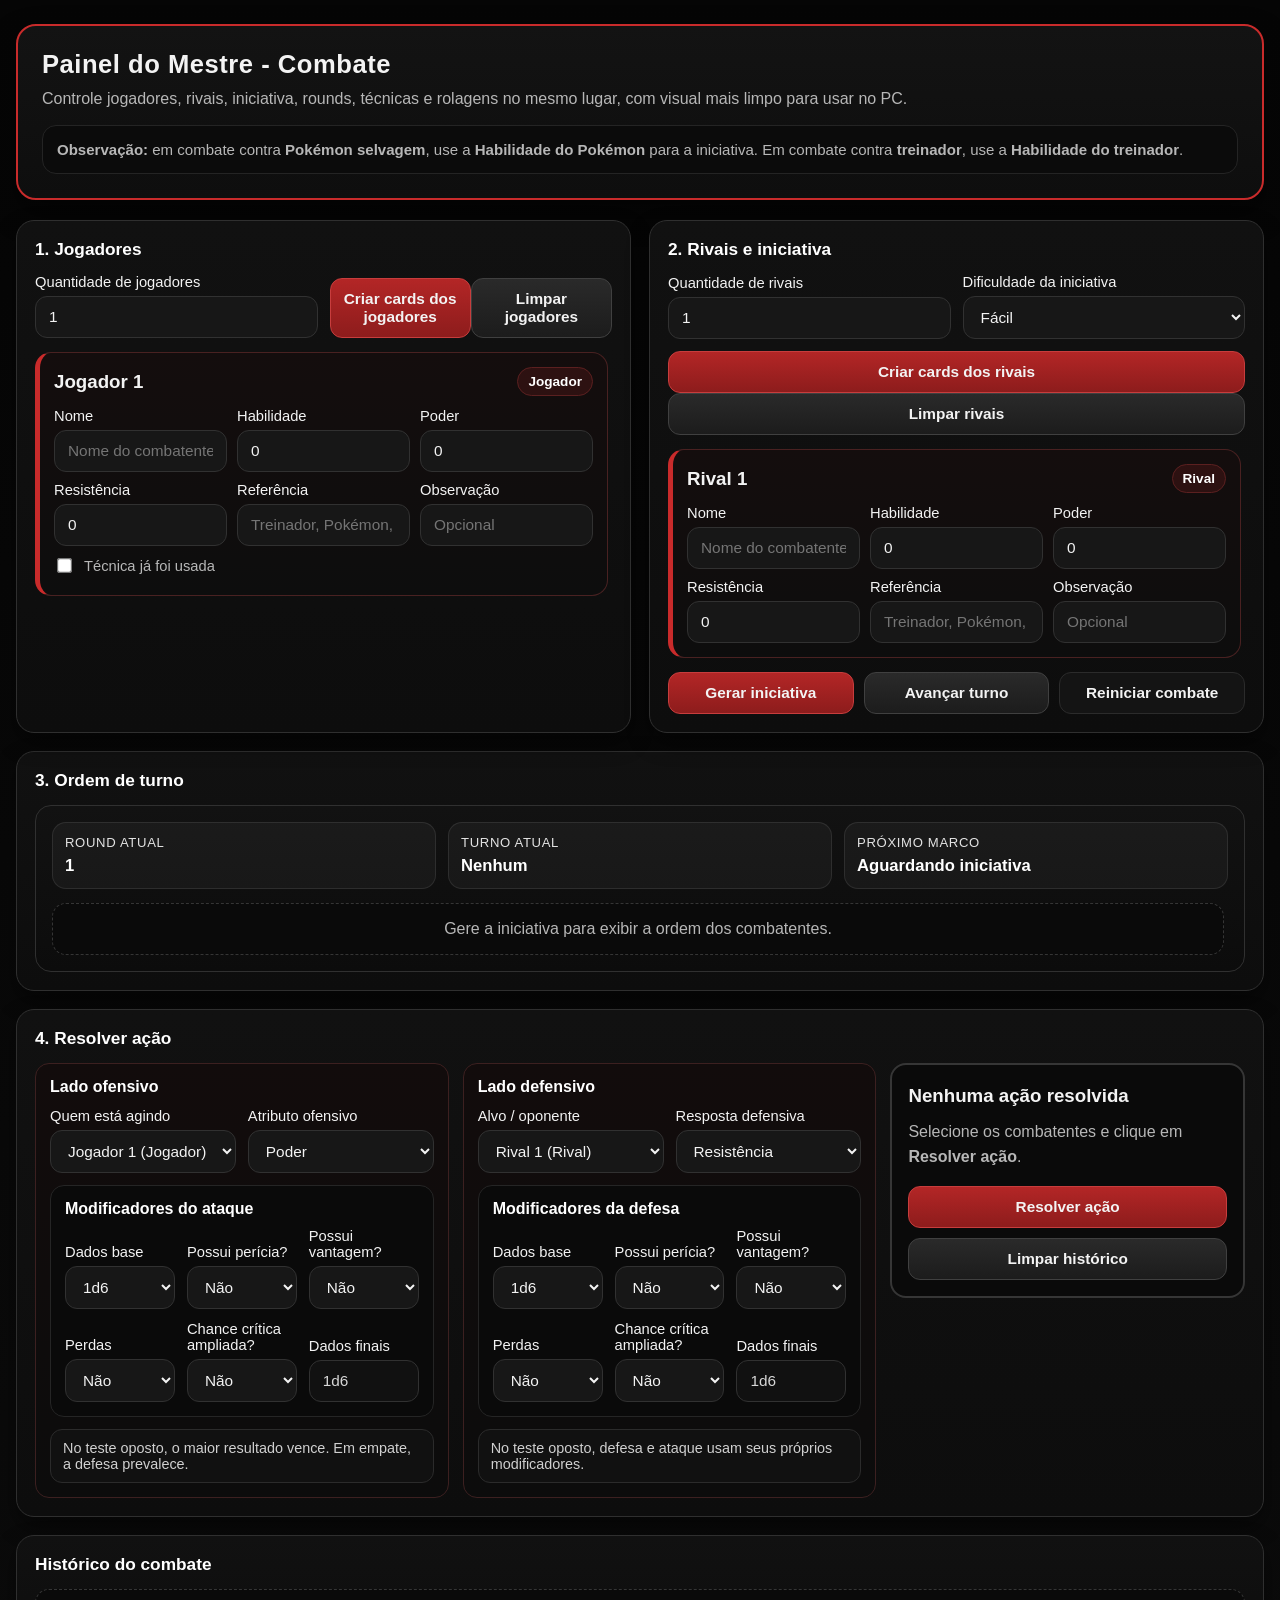
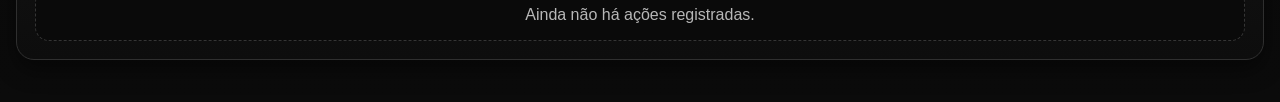
<file: controle de combate.html>
<!DOCTYPE html>
<html lang="pt-BR">
<head>
  <meta charset="UTF-8" />
  <meta name="viewport" content="width=device-width, initial-scale=1.0" />
  <title>Painel do Mestre - Jornada Deslumbrante v3</title>
  <style>
    :root {
      --bg: #050505;
      --panel: #101010;
      --panel-2: #171717;
      --panel-3: #1c0d0d;
      --text: #f3f3f3;
      --muted: #b7b7b7;
      --border: #2f2f2f;
      --red: #c92b2b;
      --red-2: #8b1919;
      --red-soft: rgba(201, 43, 43, 0.14);
            --yellow: #ffd54f;
      --shadow: rgba(0, 0, 0, 0.45);
    }

    * { box-sizing: border-box; }

    body {
      margin: 0;
      font-family: Arial, Helvetica, sans-serif;
      background: linear-gradient(180deg, #050505 0%, #0b0b0b 100%);
      color: var(--text);
    }

    .container {
      width: min(1360px, calc(100% - 32px));
      margin: 0 auto;
      padding: 24px 0 42px;
    }

    .hero {
      background: linear-gradient(180deg, #131313 0%, #0e0e0e 100%);
      border: 2px solid var(--red);
      border-radius: 20px;
      padding: 24px;
      box-shadow: 0 14px 30px var(--shadow);
      margin-bottom: 20px;
    }

    h1, h2, h3, h4 { margin: 0; }

    h1 {
      font-size: clamp(1.55rem, 2vw, 2.3rem);
      letter-spacing: 0.02em;
    }

    .subtitle {
      margin-top: 8px;
      color: var(--muted);
      line-height: 1.5;
    }

    .note {
      margin-top: 14px;
      padding: 12px 14px;
      border-radius: 14px;
      background: #0b0b0b;
      border: 1px solid #242424;
      color: var(--muted);
      line-height: 1.55;
      font-size: 0.94rem;
    }

    .grid { display: grid; gap: 18px; }
    .grid-2 { grid-template-columns: repeat(2, minmax(0, 1fr)); }
    .grid-3 { grid-template-columns: 1.1fr 1.1fr 0.9fr; }

    .panel {
      background: linear-gradient(180deg, #111111 0%, #0d0d0d 100%);
      border: 1px solid var(--border);
      border-radius: 18px;
      padding: 18px;
      box-shadow: 0 10px 22px var(--shadow);
      min-width: 0;
    }

    .panel h2 {
      color: #ffffff;
      font-size: 1.08rem;
      margin-bottom: 14px;
    }

    .subpanel {
      background: #0a0a0a;
      border: 1px solid #252525;
      border-radius: 14px;
      padding: 14px;
    }

    .form-grid {
      display: grid;
      grid-template-columns: repeat(2, minmax(0, 1fr));
      gap: 12px;
      align-items: end;
    }

    .form-grid-3 {
      display: grid;
      grid-template-columns: repeat(3, minmax(0, 1fr));
      gap: 12px;
      align-items: end;
    }

    .full { grid-column: 1 / -1; }

    label {
      display: block;
      margin-bottom: 6px;
      font-size: 0.92rem;
      color: var(--text);
    }

    input, select, button {
      width: 100%;
      border-radius: 12px;
      border: 1px solid #313131;
      background: var(--panel-2);
      color: var(--text);
      padding: 11px 13px;
      font-size: 0.96rem;
    }

    input:focus, select:focus {
      outline: 2px solid rgba(201, 43, 43, 0.28);
      border-color: var(--red);
    }

    input[readonly] {
      background: #111111;
      color: #d7d7d7;
    }

    button {
      cursor: pointer;
      font-weight: 700;
      transition: transform 0.15s ease, filter 0.15s ease;
    }

    button:hover { filter: brightness(1.08); }
    button:active { transform: translateY(1px); }

    .btn-primary {
      background: linear-gradient(180deg, #b32626 0%, #8d1c1c 100%);
      border-color: #c73d3d;
    }

    .btn-secondary {
      background: linear-gradient(180deg, #2a2a2a 0%, #1c1c1c 100%);
      border-color: #404040;
    }

    .btn-ghost {
      background: #141414;
      border-color: #2b2b2b;
    }

    .actions {
      display: flex;
      flex-wrap: wrap;
      gap: 10px;
      margin-top: 14px;
    }

    .actions > * { flex: 1 1 180px; }

    .cards {
      display: grid;
      gap: 12px;
      margin-top: 14px;
      max-height: 520px;
      overflow: auto;
      padding-right: 4px;
    }

    .fighter-card {
      background: linear-gradient(180deg, #140d0d 0%, #0d0d0d 100%);
      border: 1px solid #492121;
      border-left: 5px solid var(--red);
      border-radius: 16px;
      padding: 14px;
    }

    .fighter-header {
      display: flex;
      justify-content: space-between;
      align-items: center;
      gap: 10px;
      margin-bottom: 12px;
      flex-wrap: wrap;
    }

    .fighter-tag {
      display: inline-block;
      padding: 6px 10px;
      border-radius: 999px;
      font-size: 0.85rem;
      font-weight: 700;
      background: var(--red-soft);
      border: 1px solid #5b2020;
      color: #ffffff;
    }

    .mini-grid {
      display: grid;
      grid-template-columns: repeat(3, minmax(0, 1fr));
      gap: 10px;
      align-items: end;
    }

    .checkbox-row {
      display: flex;
      align-items: center;
      gap: 10px;
      margin-top: 10px;
      color: var(--muted);
      font-size: 0.92rem;
    }

    .checkbox-row input {
      width: auto;
      transform: scale(1.15);
      accent-color: var(--red);
    }

    .initiative-box {
      background: linear-gradient(180deg, #121212 0%, #0c0c0c 100%);
      border: 1px solid #303030;
      border-radius: 16px;
      padding: 16px;
    }

    .turn-status {
      display: grid;
      grid-template-columns: repeat(3, minmax(0, 1fr));
      gap: 12px;
      margin-bottom: 14px;
    }

    .status-card {
      background: rgba(255,255,255,0.04);
      border: 1px solid rgba(255,255,255,0.09);
      border-radius: 14px;
      padding: 12px;
    }

    .status-label {
      font-size: 0.82rem;
      color: #e3e3e3;
      margin-bottom: 6px;
      text-transform: uppercase;
      letter-spacing: 0.05em;
    }

    .status-value {
      font-size: 1.04rem;
      font-weight: 700;
      color: white;
    }

    .timeline {
      display: grid;
      gap: 10px;
      max-height: 480px;
      overflow: auto;
      padding-right: 4px;
    }

    .timeline-item {
      display: grid;
      grid-template-columns: 98px 1fr;
      gap: 10px;
      align-items: center;
      background: rgba(255,255,255,0.03);
      border: 1px solid rgba(255,255,255,0.08);
      border-radius: 14px;
      padding: 10px 12px;
    }

    .timeline-item.current {
      border-color: var(--red);
      box-shadow: 0 0 0 1px rgba(201,43,43,0.18);
      background: rgba(201, 43, 43, 0.12);
    }

    .timeline-item.past { opacity: 0.62; }
    .timeline-position { font-weight: 700; color: #f0d2d2; }

    .timeline-main {
      display: flex;
      justify-content: space-between;
      gap: 10px;
      align-items: center;
      flex-wrap: wrap;
    }

    .timeline-name { font-weight: 700; }
    .timeline-meta { color: #d8cbcb; font-size: 0.9rem; }

    .pill {
      display: inline-block;
      padding: 5px 9px;
      border-radius: 999px;
      border: 1px solid #503939;
      background: rgba(255,255,255,0.04);
      font-size: 0.84rem;
    }

    .resolver-layout {
      display: grid;
      grid-template-columns: 1.05fr 1.05fr 0.9fr;
      gap: 14px;
      align-items: start;
    }

    .roll-side {
      background: linear-gradient(180deg, #120c0c 0%, #0c0c0c 100%);
      border: 1px solid #3c2020;
      border-radius: 14px;
      padding: 14px;
    }

    .roll-side h3 {
      margin-bottom: 12px;
      color: #ffffff;
      font-size: 1rem;
    }

    .side-preview {
      margin-top: 12px;
      padding: 10px 12px;
      border-radius: 12px;
      background: #111111;
      border: 1px solid #2b2b2b;
      color: #d0d0d0;
      font-size: 0.9rem;
    }

    .result-card {
      min-height: 220px;
      background: #0a0a0a;
      border: 2px solid #363636;
      border-radius: 16px;
      padding: 16px;
      line-height: 1.55;
      position: sticky;
      top: 18px;
    }

    .result-card.success { border-color: #46b946; }
    .result-card.fail { border-color: #cf2d2d; }
    .result-card.double { border-color: var(--yellow); }
    .result-card.critical-fail { border-color: #ff9696; background: linear-gradient(180deg, #521010 0%, #2c0909 100%); }

    .history-list {
      display: grid;
      gap: 10px;
      margin-top: 14px;
    }

    .history-item {
      background: #0a0a0a;
      border: 1px solid #252525;
      border-left: 5px solid #404040;
      border-radius: 14px;
      padding: 12px 14px;
      line-height: 1.5;
    }

    .history-item.success { border-left-color: #46b946; }
    .history-item.fail { border-left-color: #cf2d2d; }
    .history-item.double { border-left-color: var(--yellow); }
    .history-item.critical-fail { border-left-color: #ffb3b3; background: #2a0c0c; }
    .history-item.duel { border-left-color: #7b4cff; }

    .history-top {
      display: flex;
      justify-content: space-between;
      gap: 10px;
      flex-wrap: wrap;
      margin-bottom: 6px;
    }

    .muted { color: var(--muted); }

    .empty {
      color: var(--muted);
      text-align: center;
      padding: 16px;
      border: 1px dashed #353535;
      border-radius: 14px;
      background: #0a0a0a;
    }

    @media (max-width: 1200px) {
      .grid-3, .resolver-layout { grid-template-columns: 1fr; }
      .result-card { position: static; }
    }

    @media (max-width: 940px) {
      .grid-2, .form-grid, .form-grid-3, .mini-grid, .turn-status { grid-template-columns: 1fr; }
      .timeline-item { grid-template-columns: 1fr; }
      .cards, .timeline { max-height: none; }
    }
  </style>
</head>
<body>
  <div class="container">
    <section class="hero">
      <h1>Painel do Mestre - Combate</h1>
      <div class="subtitle">Controle jogadores, rivais, iniciativa, rounds, técnicas e rolagens no mesmo lugar, com visual mais limpo para usar no PC.</div>
      <div class="note"><strong>Observação:</strong> em combate contra <strong>Pokémon selvagem</strong>, use a <strong>Habilidade do Pokémon</strong> para a iniciativa. Em combate contra <strong>treinador</strong>, use a <strong>Habilidade do treinador</strong>.</div>
    </section>

    <div class="grid grid-2">
      <section class="panel">
        <h2>1. Jogadores</h2>
        <div class="form-grid">
          <div>
            <label for="playerCount">Quantidade de jogadores</label>
            <input id="playerCount" type="number" min="1" value="1" />
          </div>
          <div style="display:flex;align-items:end;">
            <button class="btn-primary" id="buildPlayersBtn" type="button">Criar cards dos jogadores</button>
            <button class="btn-secondary" id="clearPlayersBtn" type="button">Limpar jogadores</button>
          </div>
        </div>
        <div class="cards" id="playersContainer"></div>
      </section>

      <section class="panel">
        <h2>2. Rivais e iniciativa</h2>
        <div class="form-grid">
          <div>
            <label for="rivalCount">Quantidade de rivais</label>
            <input id="rivalCount" type="number" min="1" value="1" />
          </div>
          <div>
            <label for="difficulty">Dificuldade da iniciativa</label>
            <select id="difficulty">
              <option value="facil">Fácil</option>
              <option value="medio">Médio</option>
              <option value="dificil">Difícil</option>
              <option value="muito_dificil">Muito Difícil</option>
            </select>
          </div>
          <div class="full">
            <button class="btn-primary" id="buildRivalsBtn" type="button">Criar cards dos rivais</button>
            <button class="btn-secondary" id="clearRivalsBtn" type="button">Limpar rivais</button>
          </div>
        </div>
        <div class="cards" id="rivalsContainer"></div>
        <div class="actions">
          <button class="btn-primary" id="generateInitiativeBtn" type="button">Gerar iniciativa</button>
          <button class="btn-secondary" id="advanceTurnBtn" type="button">Avançar turno</button>
          <button class="btn-ghost" id="resetCombatBtn" type="button">Reiniciar combate</button>
        </div>
      </section>
    </div>

    <section class="panel" style="margin-top:18px;">
      <h2>3. Ordem de turno</h2>
      <div class="initiative-box">
        <div class="turn-status">
          <div class="status-card">
            <div class="status-label">Round atual</div>
            <div class="status-value" id="roundValue">1</div>
          </div>
          <div class="status-card">
            <div class="status-label">Turno atual</div>
            <div class="status-value" id="turnValue">Nenhum</div>
          </div>
          <div class="status-card">
            <div class="status-label">Próximo marco</div>
            <div class="status-value" id="cycleValue">Aguardando iniciativa</div>
          </div>
        </div>
        <div class="timeline" id="initiativeTimeline">
          <div class="empty">Gere a iniciativa para exibir a ordem dos combatentes.</div>
        </div>
      </div>
    </section>

    <section class="panel" style="margin-top:18px;">
      <h2>4. Resolver ação</h2>
      <div class="resolver-layout">
        <div class="roll-side">
          <h3>Lado ofensivo</h3>
          <div class="form-grid">
            <div>
              <label for="actorSelect">Quem está agindo</label>
              <select id="actorSelect"></select>
            </div>
            <div>
              <label for="actorAttr">Atributo ofensivo</label>
              <select id="actorAttr">
                <option value="poder">Poder</option>
                <option value="habilidade">Habilidade</option>
                <option value="resistencia">Resistência</option>
              </select>
            </div>
          </div>

          <div class="subpanel" style="margin-top:12px;">
            <h4 style="margin-bottom:10px; color:#ffffff;">Modificadores do ataque</h4>
            <div class="form-grid-3">
              <div>
                <label for="atkDadosBase">Dados base</label>
                <select id="atkDadosBase"><option value="1">1d6</option><option value="2">2d6</option><option value="3">3d6</option></select>
              </div>
              <div>
                <label for="atkPericia">Possui perícia?</label>
                <select id="atkPericia"><option value="nao">Não</option><option value="sim">Sim</option></select>
              </div>
              <div>
                <label for="atkVantagem">Possui vantagem?</label>
                <select id="atkVantagem"><option value="nao">Não</option><option value="sim">Sim</option></select>
              </div>
              <div>
                <label for="atkPerdas">Perdas</label>
                <select id="atkPerdas"><option value="0">Não</option><option value="1">1 perda</option><option value="2">2 perdas</option><option value="3">3 perdas</option></select>
              </div>
              <div>
                <label for="atkCritica">Chance crítica ampliada?</label>
                <select id="atkCritica"><option value="nao">Não</option><option value="sim">Sim</option></select>
              </div>
              <div>
                <label for="atkPreview">Dados finais</label>
                <input id="atkPreview" type="text" value="1d6" readonly />
              </div>
            </div>
          </div>
          <div class="side-preview" id="attackHint">No teste oposto, o maior resultado vence. Em empate, a defesa prevalece.</div>
        </div>

        <div class="roll-side">
          <h3>Lado defensivo</h3>
          <div class="form-grid">
            <div>
              <label for="targetSelect">Alvo / oponente</label>
              <select id="targetSelect"></select>
            </div>
            <div>
              <label for="defenseType">Resposta defensiva</label>
              <select id="defenseType">
                <option value="resistencia">Resistência</option>
                <option value="habilidade">Esquiva (Habilidade)</option>
                <option value="poder">Contra-ataque (Poder)</option>
              </select>
            </div>
          </div>

          <div class="subpanel" style="margin-top:12px;">
            <h4 style="margin-bottom:10px; color:#ffffff;">Modificadores da defesa</h4>
            <div class="form-grid-3">
              <div>
                <label for="defDadosBase">Dados base</label>
                <select id="defDadosBase"><option value="1">1d6</option><option value="2">2d6</option><option value="3">3d6</option></select>
              </div>
              <div>
                <label for="defPericia">Possui perícia?</label>
                <select id="defPericia"><option value="nao">Não</option><option value="sim">Sim</option></select>
              </div>
              <div>
                <label for="defVantagem">Possui vantagem?</label>
                <select id="defVantagem"><option value="nao">Não</option><option value="sim">Sim</option></select>
              </div>
              <div>
                <label for="defPerdas">Perdas</label>
                <select id="defPerdas"><option value="0">Não</option><option value="1">1 perda</option><option value="2">2 perdas</option><option value="3">3 perdas</option></select>
              </div>
              <div>
                <label for="defCritica">Chance crítica ampliada?</label>
                <select id="defCritica"><option value="nao">Não</option><option value="sim">Sim</option></select>
              </div>
              <div>
                <label for="defPreview">Dados finais</label>
                <input id="defPreview" type="text" value="1d6" readonly />
              </div>
            </div>
          </div>
          <div class="side-preview" id="defenseHint">No teste oposto, defesa e ataque usam seus próprios modificadores.</div>
        </div>

        <div class="result-card" id="resultCard">
          <h3 style="margin-bottom:10px;">Nenhuma ação resolvida</h3>
          <div class="muted">Selecione os combatentes e clique em <strong>Resolver ação</strong>.</div>
          <div class="actions" style="margin-top:16px;">
            <button class="btn-primary" id="rollActionBtn" type="button">Resolver ação</button>
            <button class="btn-secondary" id="clearHistoryBtn" type="button">Limpar histórico</button>
          </div>
        </div>
      </div>
    </section>

    <section class="panel" style="margin-top:18px;">
      <h2>Histórico do combate</h2>
      <div class="history-list" id="historyList">
        <div class="empty">Ainda não há ações registradas.</div>
      </div>
    </section>
  </div>

  <script>
    const $ = (id) => document.getElementById(id);

    const elements = {
      playerCount: $('playerCount'),
      rivalCount: $('rivalCount'),
      difficulty: $('difficulty'),
      buildPlayersBtn: $('buildPlayersBtn'),
      clearPlayersBtn: $('clearPlayersBtn'),
      buildRivalsBtn: $('buildRivalsBtn'),
      clearRivalsBtn: $('clearRivalsBtn'),
      playersContainer: $('playersContainer'),
      rivalsContainer: $('rivalsContainer'),
      generateInitiativeBtn: $('generateInitiativeBtn'),
      advanceTurnBtn: $('advanceTurnBtn'),
      resetCombatBtn: $('resetCombatBtn'),
      roundValue: $('roundValue'),
      turnValue: $('turnValue'),
      cycleValue: $('cycleValue'),
      initiativeTimeline: $('initiativeTimeline'),
      actorSelect: $('actorSelect'),
      actorAttr: $('actorAttr'),
      targetSelect: $('targetSelect'),
      defenseType: $('defenseType'),
      atkDadosBase: $('atkDadosBase'),
      atkPericia: $('atkPericia'),
      atkVantagem: $('atkVantagem'),
      atkPerdas: $('atkPerdas'),
      atkCritica: $('atkCritica'),
      atkPreview: $('atkPreview'),
      defDadosBase: $('defDadosBase'),
      defPericia: $('defPericia'),
      defVantagem: $('defVantagem'),
      defPerdas: $('defPerdas'),
      defCritica: $('defCritica'),
      defPreview: $('defPreview'),
      attackHint: $('attackHint'),
      defenseHint: $('defenseHint'),
      rollActionBtn: $('rollActionBtn'),
      resultCard: $('resultCard'),
      historyList: $('historyList'),
      clearHistoryBtn: $('clearHistoryBtn')
    };

    const STORAGE_KEY = 'jd_master_combat_v3_history';
    const state = { initiative: [], currentIndex: 0, round: 1 };

    function clamp(value, min, max) {
      return Math.min(Math.max(value, min), max);
    }

    function createFighterCard(type, index) {
      const label = type === 'player' ? `Jogador ${index + 1}` : `Rival ${index + 1}`;
      const prefix = `${type}-${index}`;
      return `
        <div class="fighter-card" data-type="${type}" data-index="${index}">
          <div class="fighter-header">
            <h3>${label}</h3>
            <span class="fighter-tag">${type === 'player' ? 'Jogador' : 'Rival'}</span>
          </div>
          <div class="mini-grid">
            <div>
              <label for="${prefix}-name">Nome</label>
              <input id="${prefix}-name" type="text" maxlength="60" placeholder="Nome do combatente" />
            </div>
            <div>
              <label for="${prefix}-habilidade">Habilidade</label>
              <input id="${prefix}-habilidade" type="number" min="0" max="50" value="0" />
            </div>
            <div>
              <label for="${prefix}-poder">Poder</label>
              <input id="${prefix}-poder" type="number" min="0" max="50" value="0" />
            </div>
          </div>
          <div class="mini-grid" style="margin-top:10px;">
            <div>
              <label for="${prefix}-resistencia">Resistência</label>
              <input id="${prefix}-resistencia" type="number" min="0" max="50" value="0" />
            </div>
            <div>
              <label for="${prefix}-role">Referência</label>
              <input id="${prefix}-role" type="text" maxlength="60" placeholder="Treinador, Pokémon, chefe..." />
            </div>
            <div>
              <label for="${prefix}-obs">Observação</label>
              <input id="${prefix}-obs" type="text" maxlength="80" placeholder="Opcional" />
            </div>
          </div>
          ${type === 'player' ? `<label class="checkbox-row"><input id="${prefix}-technique" type="checkbox" />Técnica já foi usada</label>` : ''}
        </div>
      `;
    }

    function buildCards(container, type, count) {
      container.innerHTML = Array.from({ length: count }, (_, index) => createFighterCard(type, index)).join('');
      refreshCombatantSelects();
    }

    function getFighters(type) {
      const container = type === 'player' ? elements.playersContainer : elements.rivalsContainer;
      const cards = [...container.querySelectorAll('.fighter-card')];
      return cards.map((card, index) => {
        const prefix = `${type}-${index}`;
        const name = ($(prefix + '-name').value || `${type === 'player' ? 'Jogador' : 'Rival'} ${index + 1}`).trim();
        return {
          id: prefix,
          side: type,
          name,
          habilidade: clamp(parseInt($(prefix + '-habilidade').value || '0', 10), 0, 50),
          poder: clamp(parseInt($(prefix + '-poder').value || '0', 10), 0, 50),
          resistencia: clamp(parseInt($(prefix + '-resistencia').value || '0', 10), 0, 50),
          role: ($(prefix + '-role').value || '').trim(),
          obs: ($(prefix + '-obs').value || '').trim(),
          techniqueUsed: type === 'player' ? $(prefix + '-technique').checked : false
        };
      });
    }

    function getAllFighters() {
      return [...getFighters('player'), ...getFighters('rival')];
    }

    function refreshCombatantSelects() {
      const fighters = getAllFighters();
      const options = fighters.map(f => `<option value="${f.id}">${f.name} (${f.side === 'player' ? 'Jogador' : 'Rival'})</option>`).join('');
      elements.actorSelect.innerHTML = options || '<option value="">Nenhum combatente</option>';
      elements.targetSelect.innerHTML = options || '<option value="">Nenhum combatente</option>';
      if (fighters.length > 1 && elements.targetSelect.selectedIndex === 0) {
        elements.targetSelect.selectedIndex = 1;
      }
    }

    function getFighterById(id) {
      return getAllFighters().find(f => f.id === id) || null;
    }

    function calculateFinalDice(prefix) {
      const base = parseInt(elements[prefix + 'DadosBase'].value, 10);
      const pericia = elements[prefix + 'Pericia'].value === 'sim' ? 1 : 0;
      const vantagem = elements[prefix + 'Vantagem'].value === 'sim' ? 1 : 0;
      const perdas = parseInt(elements[prefix + 'Perdas'].value, 10);
      return clamp(base + pericia + vantagem - perdas, 1, 3);
    }

    function updatePreview(prefix) {
      elements[prefix + 'Preview'].value = `${calculateFinalDice(prefix)}d6`;
    }

    function d6() {
      return Math.floor(Math.random() * 6) + 1;
    }

    function rollCheck(attributeValue, prefix) {
      const dadosFinais = calculateFinalDice(prefix);
      const critExpanded = elements[prefix + 'Critica'].value === 'sim';
      const rolls = Array.from({ length: dadosFinais }, d6);
      const sum = rolls.reduce((acc, n) => acc + n, 0);
      const critThreshold = critExpanded ? 5 : 6;
      const crits = rolls.filter(n => n >= critThreshold).length;
      const critBonus = crits * attributeValue;
      const criticalFail = rolls.every(n => n === 1);
      const total = sum + attributeValue + critBonus;
      return { dadosFinais, rolls, sum, crits, critBonus, total, criticalFail, attributeValue };
    }

    function sortBySkillDesc(list) {
      return [...list].sort((a, b) => b.habilidade - a.habilidade || a.name.localeCompare(b.name, 'pt-BR'));
    }

    function buildEasyOrder(players, rivals) {
      return sortBySkillDesc([...players, ...rivals]).map(f => ({ ...f, slotType: 'normal' }));
    }

    function buildMediumOrder(players, rivals) {
      const normal = buildEasyOrder(players, rivals);
      const extras = rivals.map(r => ({ ...r, slotType: 'extra', displayName: `${r.name} (ação extra)` }));
      return [...normal, ...extras]
        .map(item => ({ ...item, virtualSkill: item.slotType === 'extra' ? item.habilidade - 3 : item.habilidade }))
        .sort((a, b) => (b.virtualSkill ?? b.habilidade) - (a.virtualSkill ?? a.habilidade) || a.name.localeCompare(b.name, 'pt-BR'));
    }

    function buildInterleavedOrder(players, rivals, consecutiveExtra = false) {
      const ps = sortBySkillDesc(players);
      const rs = sortBySkillDesc(rivals);
      if (!ps.length && !rs.length) return [];
      if (!ps.length) return rs.map(r => ({ ...r, slotType: 'normal' }));
      if (!rs.length) return ps.map(p => ({ ...p, slotType: 'normal' }));

      const totalLength = ps.length + rs.length;
      const order = [];
      let pIndex = 0;
      let rIndex = 0;

      if (ps[0].habilidade >= rs[0].habilidade) order.push({ ...ps[pIndex++], slotType: 'normal' });
      else order.push({ ...rs[rIndex++], slotType: 'normal' });

      while (order.length < totalLength) {
        const lastSide = order[order.length - 1]?.side;
        if (lastSide === 'player') {
          if (rIndex < rs.length) order.push({ ...rs[rIndex++], slotType: 'normal' });
          else if (pIndex < ps.length) order.push({ ...ps[pIndex++], slotType: 'normal' });
        } else {
          if (pIndex < ps.length) order.push({ ...ps[pIndex++], slotType: 'normal' });
          else if (rIndex < rs.length) order.push({ ...rs[rIndex++], slotType: 'normal' });
        }
      }

      if (consecutiveExtra && rs.length) {
        const bestRival = rs[0];
        let insertIndex = Math.max(1, order.findIndex(f => f.id === bestRival.id) + 1);
        if (insertIndex <= 0) insertIndex = 1;
        order.splice(insertIndex, 0, { ...bestRival, slotType: 'extra', displayName: `${bestRival.name} (ação extra)` });
      }

      return order;
    }

    function generateInitiative() {
      const players = getFighters('player');
      const rivals = getFighters('rival');
      const difficulty = elements.difficulty.value;
      let order = [];
      if (difficulty === 'facil') order = buildEasyOrder(players, rivals);
      if (difficulty === 'medio') order = buildMediumOrder(players, rivals);
      if (difficulty === 'dificil') order = buildInterleavedOrder(players, rivals, false);
      if (difficulty === 'muito_dificil') order = buildInterleavedOrder(players, rivals, true);
      state.initiative = order;
      state.currentIndex = 0;
      state.round = 1;
      renderInitiative();
    }

    function renderInitiative() {
      const order = state.initiative;
      if (!order.length) {
        elements.initiativeTimeline.innerHTML = '<div class="empty">Gere a iniciativa para exibir a ordem dos combatentes.</div>';
        elements.turnValue.textContent = 'Nenhum';
        elements.cycleValue.textContent = 'Aguardando iniciativa';
        elements.roundValue.textContent = state.round;
        return;
      }

      elements.roundValue.textContent = state.round;
      const current = order[state.currentIndex];
      elements.turnValue.textContent = current.displayName || current.name;
      elements.cycleValue.textContent = state.currentIndex === order.length - 1 ? `Ao avançar, começa o round ${state.round + 1}` : 'Ainda neste round';

      elements.initiativeTimeline.innerHTML = order.map((fighter, index) => {
        const className = index < state.currentIndex ? 'timeline-item past' : index === state.currentIndex ? 'timeline-item current' : 'timeline-item';
        const label = index < state.currentIndex ? 'Já agiu' : index === state.currentIndex ? 'Agindo agora' : 'Vem depois';
        return `
          <div class="${className}">
            <div class="timeline-position">${index + 1}º ${label}</div>
            <div class="timeline-main">
              <div>
                <div class="timeline-name">${fighter.displayName || fighter.name}</div>
                <div class="timeline-meta">${fighter.side === 'player' ? 'Jogador' : 'Rival'} | Habilidade ${fighter.habilidade}${fighter.slotType === 'extra' ? ' | ação extra' : ''}</div>
              </div>
              <span class="pill">${fighter.side === 'player' ? 'Aliado' : 'Adversário'}</span>
            </div>
          </div>
        `;
      }).join('');
    }

    function advanceTurn() {
      if (!state.initiative.length) return;
      state.currentIndex += 1;
      if (state.currentIndex >= state.initiative.length) {
        state.currentIndex = 0;
        state.round += 1;
      }
      renderInitiative();
    }

    function getHistory() {
      try { return JSON.parse(localStorage.getItem(STORAGE_KEY) || '[]'); } catch { return []; }
    }

    function saveHistory(list) {
      localStorage.setItem(STORAGE_KEY, JSON.stringify(list));
    }

    function addHistory(entry) {
      const history = getHistory();
      history.unshift(entry);
      saveHistory(history.slice(0, 30));
      renderHistory();
    }

    function renderHistory() {
      const history = getHistory();
      if (!history.length) {
        elements.historyList.innerHTML = '<div class="empty">Ainda não há ações registradas.</div>';
        return;
      }
      elements.historyList.innerHTML = history.map(item => `
        <div class="history-item ${item.className}">
          <div class="history-top">
            <strong>${item.title}</strong>
            <span class="muted">${item.time}</span>
          </div>
          <div>${item.body}</div>
          <div class="muted" style="margin-top:6px;">Round ${item.round} | ${item.turn}</div>
        </div>
      `).join('');
    }

    function nowText() {
      return new Date().toLocaleString('pt-BR');
    }

    function formatRollText(roll) {
      return `[${roll.rolls.join(', ')}] = ${roll.sum}, atributo ${roll.attributeValue}, bônus crítico ${roll.critBonus}, total ${roll.total}`;
    }

    function attrLabel(key) {
      if (key === 'poder') return 'Poder';
      if (key === 'habilidade') return 'Habilidade';
      return 'Resistência';
    }

    function resolveAction() {
      const actor = getFighterById(elements.actorSelect.value);
      const target = getFighterById(elements.targetSelect.value);
      if (!actor || !target) return;

      const actorAttrKey = elements.actorAttr.value;
      const actorAttrLabel = attrLabel(actorAttrKey);
      const actorRoll = rollCheck(actor[actorAttrKey], 'atk');

      const defenseKey = elements.defenseType.value;
      const defenseLabel = defenseKey === 'poder' ? 'Contra-ataque (Poder)' : defenseKey === 'habilidade' ? 'Esquiva (Habilidade)' : 'Resistência';
      const defenseRoll = rollCheck(target[defenseKey], 'def');

      let winner = 'Empate crítico';
      let className = 'duel';
      if (actorRoll.criticalFail && !defenseRoll.criticalFail) {
        winner = `${target.name} defendeu`;
        className = 'critical-fail';
      } else if (!actorRoll.criticalFail && defenseRoll.criticalFail) {
        winner = `${actor.name} venceu`;
        className = 'success';
      } else if (!actorRoll.criticalFail && !defenseRoll.criticalFail) {
        if (actorRoll.total > defenseRoll.total) {
          winner = `${actor.name} venceu`;
          className = 'success';
        } else {
          winner = `${target.name} defendeu`;
          className = 'fail';
        }
      }

      elements.resultCard.className = `result-card ${className}`;
      elements.resultCard.innerHTML = `
        <h3 style="margin-bottom:10px;">${winner}</h3>
        <div><strong>${actor.name}</strong> atacou com <strong>${actorAttrLabel}</strong>.</div>
        <div><strong>${target.name}</strong> respondeu com <strong>${defenseLabel}</strong>.</div>
        <div style="margin-top:10px;"><strong>${actor.name}:</strong> ${formatRollText(actorRoll)}</div>
        <div style="margin-top:8px;"><strong>${target.name}:</strong> ${formatRollText(defenseRoll)}</div>
        <div style="margin-top:10px;" class="muted">Em empate, a defesa vence. Os modificadores do ataque e da defesa são separados.</div>
        <div class="actions" style="margin-top:16px;">
          <button class="btn-primary" id="rollActionBtn" type="button">Resolver ação</button>
          <button class="btn-secondary" id="clearHistoryBtn" type="button">Limpar histórico</button>
        </div>
      `;
      rebindResultButtons();

      addHistory({
        className: className === 'duel' ? 'duel' : className,
        title: `${actor.name} x ${target.name}`,
        body: `${actor.name} usou ${actorAttrLabel}. ${target.name} respondeu com ${defenseLabel}. ${actor.name}: ${actorRoll.total}. ${target.name}: ${defenseRoll.total}. Resultado: ${winner}.`,
        time: nowText(),
        round: state.round,
        turn: state.initiative[state.currentIndex]?.displayName || state.initiative[state.currentIndex]?.name || 'Sem iniciativa'
      });
    }

    function resetCombat() {
      state.initiative = [];
      state.currentIndex = 0;
      state.round = 1;
      renderInitiative();
      elements.resultCard.className = 'result-card';
      elements.resultCard.innerHTML = `
        <h3 style="margin-bottom:10px;">Combate reiniciado</h3>
        <div class="muted">Os cards continuam preenchidos, mas a iniciativa e o fluxo do combate foram zerados.</div>
        <div class="actions" style="margin-top:16px;">
          <button class="btn-primary" id="rollActionBtn" type="button">Resolver ação</button>
          <button class="btn-secondary" id="clearHistoryBtn" type="button">Limpar histórico</button>
        </div>
      `;
      rebindResultButtons();
    }

    function clearPlayers() {
      const count = clamp(parseInt(elements.playerCount.value || '1', 10), 1, 20);
      buildCards(elements.playersContainer, 'player', count);
    }

    function clearRivals() {
      const count = clamp(parseInt(elements.rivalCount.value || '1', 10), 1, 20);
      buildCards(elements.rivalsContainer, 'rival', count);
    }

    function rebindResultButtons() {
      $('rollActionBtn').addEventListener('click', resolveAction);
      $('clearHistoryBtn').addEventListener('click', () => {
        localStorage.removeItem(STORAGE_KEY);
        renderHistory();
      });
    }

    elements.buildPlayersBtn.addEventListener('click', () => {
      const count = clamp(parseInt(elements.playerCount.value || '1', 10), 1, 20);
      elements.playerCount.value = count;
      buildCards(elements.playersContainer, 'player', count);
    });

    elements.buildRivalsBtn.addEventListener('click', () => {
      const count = clamp(parseInt(elements.rivalCount.value || '1', 10), 1, 20);
      elements.rivalCount.value = count;
      buildCards(elements.rivalsContainer, 'rival', count);
    });

    elements.clearPlayersBtn.addEventListener('click', clearPlayers);
    elements.clearRivalsBtn.addEventListener('click', clearRivals);

    ['atk', 'def'].forEach(prefix => {
      [elements[prefix + 'DadosBase'], elements[prefix + 'Pericia'], elements[prefix + 'Vantagem'], elements[prefix + 'Perdas']].forEach(el => {
        el.addEventListener('change', () => updatePreview(prefix));
      });
    });

    elements.playersContainer.addEventListener('input', refreshCombatantSelects);
    elements.rivalsContainer.addEventListener('input', refreshCombatantSelects);
    elements.generateInitiativeBtn.addEventListener('click', generateInitiative);
    elements.advanceTurnBtn.addEventListener('click', advanceTurn);
    elements.resetCombatBtn.addEventListener('click', resetCombat);
    rebindResultButtons();

    buildCards(elements.playersContainer, 'player', 1);
    buildCards(elements.rivalsContainer, 'rival', 1);
    updatePreview('atk');
    updatePreview('def');
    renderHistory();
    renderInitiative();
  </script>
</body>
</html>
</file>
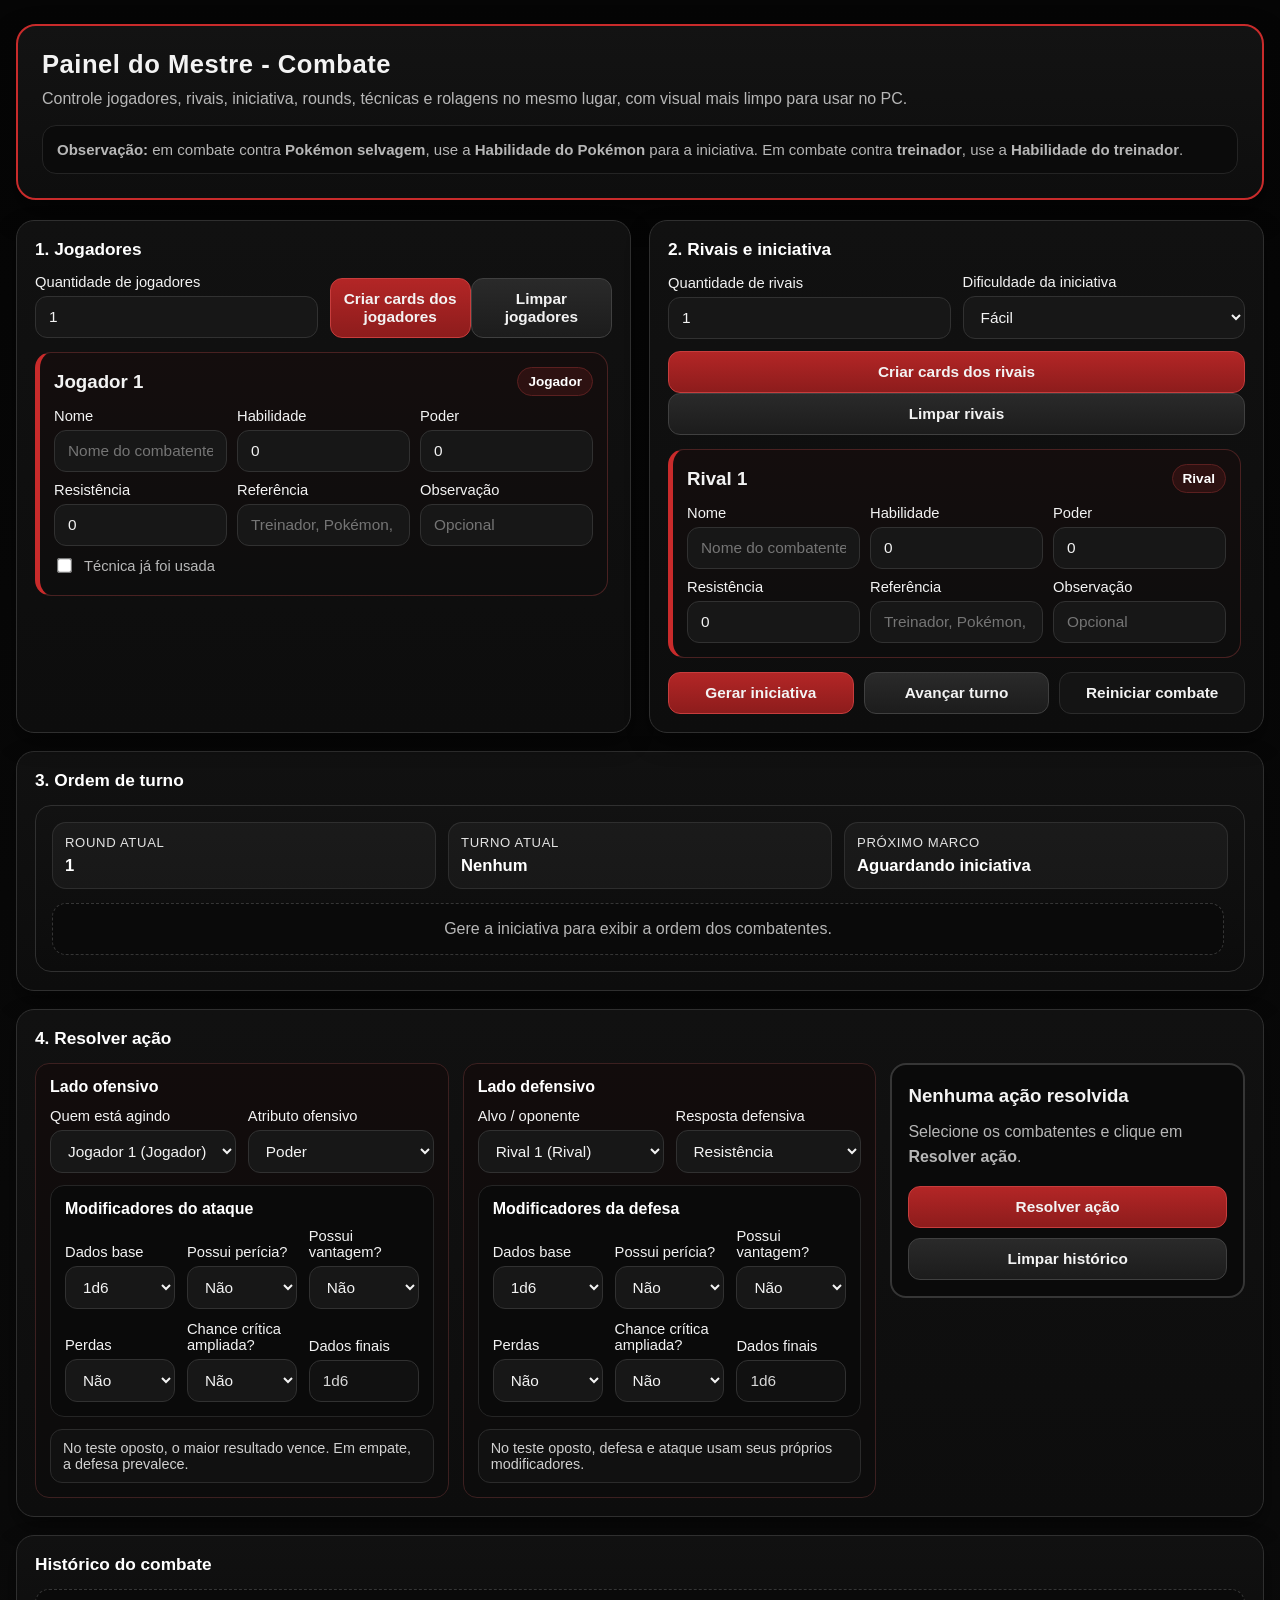
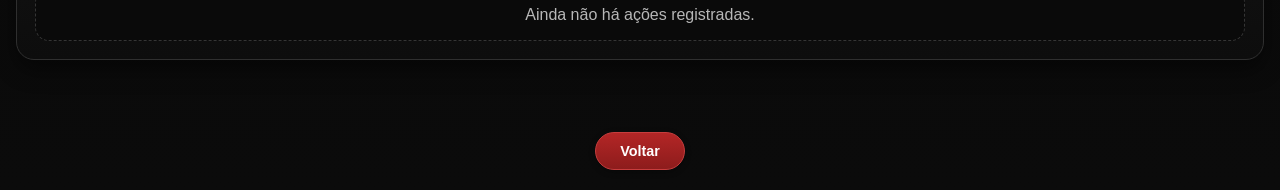
<file: controle-de-combate.html>
<!DOCTYPE html>
<html lang="pt-BR">
<head>
  <meta charset="UTF-8" />
  <meta name="viewport" content="width=device-width, initial-scale=1.0" />
  <title>Painel do Mestre - Jornada Deslumbrante v3</title>
  <style>
    :root {
      --bg: #050505;
      --panel: #101010;
      --panel-2: #171717;
      --panel-3: #1c0d0d;
      --text: #f3f3f3;
      --muted: #b7b7b7;
      --border: #2f2f2f;
      --red: #c92b2b;
      --red-2: #8b1919;
      --red-soft: rgba(201, 43, 43, 0.14);
            --yellow: #ffd54f;
      --shadow: rgba(0, 0, 0, 0.45);
    }

    * { box-sizing: border-box; }

    body {
      margin: 0;
      font-family: Arial, Helvetica, sans-serif;
      background: linear-gradient(180deg, #050505 0%, #0b0b0b 100%);
      color: var(--text);
    }

    .container {
      width: min(1360px, calc(100% - 32px));
      margin: 0 auto;
      padding: 24px 0 42px;
    }

    .hero {
      background: linear-gradient(180deg, #131313 0%, #0e0e0e 100%);
      border: 2px solid var(--red);
      border-radius: 20px;
      padding: 24px;
      box-shadow: 0 14px 30px var(--shadow);
      margin-bottom: 20px;
    }

    h1, h2, h3, h4 { margin: 0; }

    h1 {
      font-size: clamp(1.55rem, 2vw, 2.3rem);
      letter-spacing: 0.02em;
    }

    .subtitle {
      margin-top: 8px;
      color: var(--muted);
      line-height: 1.5;
    }

    .note {
      margin-top: 14px;
      padding: 12px 14px;
      border-radius: 14px;
      background: #0b0b0b;
      border: 1px solid #242424;
      color: var(--muted);
      line-height: 1.55;
      font-size: 0.94rem;
    }

    .grid { display: grid; gap: 18px; }
    .grid-2 { grid-template-columns: repeat(2, minmax(0, 1fr)); }
    .grid-3 { grid-template-columns: 1.1fr 1.1fr 0.9fr; }

    .panel {
      background: linear-gradient(180deg, #111111 0%, #0d0d0d 100%);
      border: 1px solid var(--border);
      border-radius: 18px;
      padding: 18px;
      box-shadow: 0 10px 22px var(--shadow);
      min-width: 0;
    }

    .panel h2 {
      color: #ffffff;
      font-size: 1.08rem;
      margin-bottom: 14px;
    }

    .subpanel {
      background: #0a0a0a;
      border: 1px solid #252525;
      border-radius: 14px;
      padding: 14px;
    }

    .form-grid {
      display: grid;
      grid-template-columns: repeat(2, minmax(0, 1fr));
      gap: 12px;
      align-items: end;
    }

    .form-grid-3 {
      display: grid;
      grid-template-columns: repeat(3, minmax(0, 1fr));
      gap: 12px;
      align-items: end;
    }

    .full { grid-column: 1 / -1; }

    label {
      display: block;
      margin-bottom: 6px;
      font-size: 0.92rem;
      color: var(--text);
    }

    input, select, button {
      width: 100%;
      border-radius: 12px;
      border: 1px solid #313131;
      background: var(--panel-2);
      color: var(--text);
      padding: 11px 13px;
      font-size: 0.96rem;
    }

    input:focus, select:focus {
      outline: 2px solid rgba(201, 43, 43, 0.28);
      border-color: var(--red);
    }

    input[readonly] {
      background: #111111;
      color: #d7d7d7;
    }

    button {
      cursor: pointer;
      font-weight: 700;
      transition: transform 0.15s ease, filter 0.15s ease;
    }

    button:hover { filter: brightness(1.08); }
    button:active { transform: translateY(1px); }

    .btn-primary {
      background: linear-gradient(180deg, #b32626 0%, #8d1c1c 100%);
      border-color: #c73d3d;
    }

    .btn-secondary {
      background: linear-gradient(180deg, #2a2a2a 0%, #1c1c1c 100%);
      border-color: #404040;
    }

    .btn-ghost {
      background: #141414;
      border-color: #2b2b2b;
    }

    .actions {
      display: flex;
      flex-wrap: wrap;
      gap: 10px;
      margin-top: 14px;
    }

    .actions > * { flex: 1 1 180px; }

    .cards {
      display: grid;
      gap: 12px;
      margin-top: 14px;
      max-height: 520px;
      overflow: auto;
      padding-right: 4px;
    }

    .fighter-card {
      background: linear-gradient(180deg, #140d0d 0%, #0d0d0d 100%);
      border: 1px solid #492121;
      border-left: 5px solid var(--red);
      border-radius: 16px;
      padding: 14px;
    }

    .fighter-header {
      display: flex;
      justify-content: space-between;
      align-items: center;
      gap: 10px;
      margin-bottom: 12px;
      flex-wrap: wrap;
    }

    .fighter-tag {
      display: inline-block;
      padding: 6px 10px;
      border-radius: 999px;
      font-size: 0.85rem;
      font-weight: 700;
      background: var(--red-soft);
      border: 1px solid #5b2020;
      color: #ffffff;
    }

    .mini-grid {
      display: grid;
      grid-template-columns: repeat(3, minmax(0, 1fr));
      gap: 10px;
      align-items: end;
    }

    .checkbox-row {
      display: flex;
      align-items: center;
      gap: 10px;
      margin-top: 10px;
      color: var(--muted);
      font-size: 0.92rem;
    }

    .checkbox-row input {
      width: auto;
      transform: scale(1.15);
      accent-color: var(--red);
    }

    .initiative-box {
      background: linear-gradient(180deg, #121212 0%, #0c0c0c 100%);
      border: 1px solid #303030;
      border-radius: 16px;
      padding: 16px;
    }

    .turn-status {
      display: grid;
      grid-template-columns: repeat(3, minmax(0, 1fr));
      gap: 12px;
      margin-bottom: 14px;
    }

    .status-card {
      background: rgba(255,255,255,0.04);
      border: 1px solid rgba(255,255,255,0.09);
      border-radius: 14px;
      padding: 12px;
    }

    .status-label {
      font-size: 0.82rem;
      color: #e3e3e3;
      margin-bottom: 6px;
      text-transform: uppercase;
      letter-spacing: 0.05em;
    }

    .status-value {
      font-size: 1.04rem;
      font-weight: 700;
      color: white;
    }

    .timeline {
      display: grid;
      gap: 10px;
      max-height: 480px;
      overflow: auto;
      padding-right: 4px;
    }

    .timeline-item {
      display: grid;
      grid-template-columns: 98px 1fr;
      gap: 10px;
      align-items: center;
      background: rgba(255,255,255,0.03);
      border: 1px solid rgba(255,255,255,0.08);
      border-radius: 14px;
      padding: 10px 12px;
    }

    .timeline-item.current {
      border-color: var(--red);
      box-shadow: 0 0 0 1px rgba(201,43,43,0.18);
      background: rgba(201, 43, 43, 0.12);
    }

    .timeline-item.past { opacity: 0.62; }
    .timeline-position { font-weight: 700; color: #f0d2d2; }

    .timeline-main {
      display: flex;
      justify-content: space-between;
      gap: 10px;
      align-items: center;
      flex-wrap: wrap;
    }

    .timeline-name { font-weight: 700; }
    .timeline-meta { color: #d8cbcb; font-size: 0.9rem; }

    .pill {
      display: inline-block;
      padding: 5px 9px;
      border-radius: 999px;
      border: 1px solid #503939;
      background: rgba(255,255,255,0.04);
      font-size: 0.84rem;
    }

    .resolver-layout {
      display: grid;
      grid-template-columns: 1.05fr 1.05fr 0.9fr;
      gap: 14px;
      align-items: start;
    }

    .roll-side {
      background: linear-gradient(180deg, #120c0c 0%, #0c0c0c 100%);
      border: 1px solid #3c2020;
      border-radius: 14px;
      padding: 14px;
    }

    .roll-side h3 {
      margin-bottom: 12px;
      color: #ffffff;
      font-size: 1rem;
    }

    .side-preview {
      margin-top: 12px;
      padding: 10px 12px;
      border-radius: 12px;
      background: #111111;
      border: 1px solid #2b2b2b;
      color: #d0d0d0;
      font-size: 0.9rem;
    }

    .result-card {
      min-height: 220px;
      background: #0a0a0a;
      border: 2px solid #363636;
      border-radius: 16px;
      padding: 16px;
      line-height: 1.55;
      position: sticky;
      top: 18px;
    }

    .result-card.success { border-color: #46b946; }
    .result-card.fail { border-color: #cf2d2d; }
    .result-card.double { border-color: var(--yellow); }
    .result-card.critical-fail { border-color: #ff9696; background: linear-gradient(180deg, #521010 0%, #2c0909 100%); }

    .history-list {
      display: grid;
      gap: 10px;
      margin-top: 14px;
    }

    .history-item {
      background: #0a0a0a;
      border: 1px solid #252525;
      border-left: 5px solid #404040;
      border-radius: 14px;
      padding: 12px 14px;
      line-height: 1.5;
    }

    .history-item.success { border-left-color: #46b946; }
    .history-item.fail { border-left-color: #cf2d2d; }
    .history-item.double { border-left-color: var(--yellow); }
    .history-item.critical-fail { border-left-color: #ffb3b3; background: #2a0c0c; }
    .history-item.duel { border-left-color: #7b4cff; }

    .history-top {
      display: flex;
      justify-content: space-between;
      gap: 10px;
      flex-wrap: wrap;
      margin-bottom: 6px;
    }

    .muted { color: var(--muted); }

    .empty {
      color: var(--muted);
      text-align: center;
      padding: 16px;
      border: 1px dashed #353535;
      border-radius: 14px;
      background: #0a0a0a;
    }

    @media (max-width: 1200px) {
      .grid-3, .resolver-layout { grid-template-columns: 1fr; }
      .result-card { position: static; }
    }

    @media (max-width: 940px) {
      .grid-2, .form-grid, .form-grid-3, .mini-grid, .turn-status { grid-template-columns: 1fr; }
      .timeline-item { grid-template-columns: 1fr; }
      .cards, .timeline { max-height: none; }
    }
  </style>
</head>
<body>
  <div class="container">
    <section class="hero">
      <h1>Painel do Mestre - Combate</h1>
      <div class="subtitle">Controle jogadores, rivais, iniciativa, rounds, técnicas e rolagens no mesmo lugar, com visual mais limpo para usar no PC.</div>
      <div class="note"><strong>Observação:</strong> em combate contra <strong>Pokémon selvagem</strong>, use a <strong>Habilidade do Pokémon</strong> para a iniciativa. Em combate contra <strong>treinador</strong>, use a <strong>Habilidade do treinador</strong>.</div>
    </section>

    <div class="grid grid-2">
      <section class="panel">
        <h2>1. Jogadores</h2>
        <div class="form-grid">
          <div>
            <label for="playerCount">Quantidade de jogadores</label>
            <input id="playerCount" type="number" min="1" value="1" />
          </div>
          <div style="display:flex;align-items:end;">
            <button class="btn-primary" id="buildPlayersBtn" type="button">Criar cards dos jogadores</button>
            <button class="btn-secondary" id="clearPlayersBtn" type="button">Limpar jogadores</button>
          </div>
        </div>
        <div class="cards" id="playersContainer"></div>
      </section>

      <section class="panel">
        <h2>2. Rivais e iniciativa</h2>
        <div class="form-grid">
          <div>
            <label for="rivalCount">Quantidade de rivais</label>
            <input id="rivalCount" type="number" min="1" value="1" />
          </div>
          <div>
            <label for="difficulty">Dificuldade da iniciativa</label>
            <select id="difficulty">
              <option value="facil">Fácil</option>
              <option value="medio">Médio</option>
              <option value="dificil">Difícil</option>
              <option value="muito_dificil">Muito Difícil</option>
            </select>
          </div>
          <div class="full">
            <button class="btn-primary" id="buildRivalsBtn" type="button">Criar cards dos rivais</button>
            <button class="btn-secondary" id="clearRivalsBtn" type="button">Limpar rivais</button>
          </div>
        </div>
        <div class="cards" id="rivalsContainer"></div>
        <div class="actions">
          <button class="btn-primary" id="generateInitiativeBtn" type="button">Gerar iniciativa</button>
          <button class="btn-secondary" id="advanceTurnBtn" type="button">Avançar turno</button>
          <button class="btn-ghost" id="resetCombatBtn" type="button">Reiniciar combate</button>
        </div>
      </section>
    </div>

    <section class="panel" style="margin-top:18px;">
      <h2>3. Ordem de turno</h2>
      <div class="initiative-box">
        <div class="turn-status">
          <div class="status-card">
            <div class="status-label">Round atual</div>
            <div class="status-value" id="roundValue">1</div>
          </div>
          <div class="status-card">
            <div class="status-label">Turno atual</div>
            <div class="status-value" id="turnValue">Nenhum</div>
          </div>
          <div class="status-card">
            <div class="status-label">Próximo marco</div>
            <div class="status-value" id="cycleValue">Aguardando iniciativa</div>
          </div>
        </div>
        <div class="timeline" id="initiativeTimeline">
          <div class="empty">Gere a iniciativa para exibir a ordem dos combatentes.</div>
        </div>
      </div>
    </section>

    <section class="panel" style="margin-top:18px;">
      <h2>4. Resolver ação</h2>
      <div class="resolver-layout">
        <div class="roll-side">
          <h3>Lado ofensivo</h3>
          <div class="form-grid">
            <div>
              <label for="actorSelect">Quem está agindo</label>
              <select id="actorSelect"></select>
            </div>
            <div>
              <label for="actorAttr">Atributo ofensivo</label>
              <select id="actorAttr">
                <option value="poder">Poder</option>
                <option value="habilidade">Habilidade</option>
                <option value="resistencia">Resistência</option>
              </select>
            </div>
          </div>

          <div class="subpanel" style="margin-top:12px;">
            <h4 style="margin-bottom:10px; color:#ffffff;">Modificadores do ataque</h4>
            <div class="form-grid-3">
              <div>
                <label for="atkDadosBase">Dados base</label>
                <select id="atkDadosBase"><option value="1">1d6</option><option value="2">2d6</option><option value="3">3d6</option></select>
              </div>
              <div>
                <label for="atkPericia">Possui perícia?</label>
                <select id="atkPericia"><option value="nao">Não</option><option value="sim">Sim</option></select>
              </div>
              <div>
                <label for="atkVantagem">Possui vantagem?</label>
                <select id="atkVantagem"><option value="nao">Não</option><option value="sim">Sim</option></select>
              </div>
              <div>
                <label for="atkPerdas">Perdas</label>
                <select id="atkPerdas"><option value="0">Não</option><option value="1">1 perda</option><option value="2">2 perdas</option><option value="3">3 perdas</option></select>
              </div>
              <div>
                <label for="atkCritica">Chance crítica ampliada?</label>
                <select id="atkCritica"><option value="nao">Não</option><option value="sim">Sim</option></select>
              </div>
              <div>
                <label for="atkPreview">Dados finais</label>
                <input id="atkPreview" type="text" value="1d6" readonly />
              </div>
            </div>
          </div>
          <div class="side-preview" id="attackHint">No teste oposto, o maior resultado vence. Em empate, a defesa prevalece.</div>
        </div>

        <div class="roll-side">
          <h3>Lado defensivo</h3>
          <div class="form-grid">
            <div>
              <label for="targetSelect">Alvo / oponente</label>
              <select id="targetSelect"></select>
            </div>
            <div>
              <label for="defenseType">Resposta defensiva</label>
              <select id="defenseType">
                <option value="resistencia">Resistência</option>
                <option value="habilidade">Esquiva (Habilidade)</option>
                <option value="poder">Contra-ataque (Poder)</option>
              </select>
            </div>
          </div>

          <div class="subpanel" style="margin-top:12px;">
            <h4 style="margin-bottom:10px; color:#ffffff;">Modificadores da defesa</h4>
            <div class="form-grid-3">
              <div>
                <label for="defDadosBase">Dados base</label>
                <select id="defDadosBase"><option value="1">1d6</option><option value="2">2d6</option><option value="3">3d6</option></select>
              </div>
              <div>
                <label for="defPericia">Possui perícia?</label>
                <select id="defPericia"><option value="nao">Não</option><option value="sim">Sim</option></select>
              </div>
              <div>
                <label for="defVantagem">Possui vantagem?</label>
                <select id="defVantagem"><option value="nao">Não</option><option value="sim">Sim</option></select>
              </div>
              <div>
                <label for="defPerdas">Perdas</label>
                <select id="defPerdas"><option value="0">Não</option><option value="1">1 perda</option><option value="2">2 perdas</option><option value="3">3 perdas</option></select>
              </div>
              <div>
                <label for="defCritica">Chance crítica ampliada?</label>
                <select id="defCritica"><option value="nao">Não</option><option value="sim">Sim</option></select>
              </div>
              <div>
                <label for="defPreview">Dados finais</label>
                <input id="defPreview" type="text" value="1d6" readonly />
              </div>
            </div>
          </div>
          <div class="side-preview" id="defenseHint">No teste oposto, defesa e ataque usam seus próprios modificadores.</div>
        </div>

        <div class="result-card" id="resultCard">
          <h3 style="margin-bottom:10px;">Nenhuma ação resolvida</h3>
          <div class="muted">Selecione os combatentes e clique em <strong>Resolver ação</strong>.</div>
          <div class="actions" style="margin-top:16px;">
            <button class="btn-primary" id="rollActionBtn" type="button">Resolver ação</button>
            <button class="btn-secondary" id="clearHistoryBtn" type="button">Limpar histórico</button>
          </div>
        </div>
      </div>
    </section>

    <section class="panel" style="margin-top:18px;">
      <h2>Histórico do combate</h2>
      <div class="history-list" id="historyList">
        <div class="empty">Ainda não há ações registradas.</div>
      </div>
    </section>
  </div>

  <script>
    const $ = (id) => document.getElementById(id);

    const elements = {
      playerCount: $('playerCount'),
      rivalCount: $('rivalCount'),
      difficulty: $('difficulty'),
      buildPlayersBtn: $('buildPlayersBtn'),
      clearPlayersBtn: $('clearPlayersBtn'),
      buildRivalsBtn: $('buildRivalsBtn'),
      clearRivalsBtn: $('clearRivalsBtn'),
      playersContainer: $('playersContainer'),
      rivalsContainer: $('rivalsContainer'),
      generateInitiativeBtn: $('generateInitiativeBtn'),
      advanceTurnBtn: $('advanceTurnBtn'),
      resetCombatBtn: $('resetCombatBtn'),
      roundValue: $('roundValue'),
      turnValue: $('turnValue'),
      cycleValue: $('cycleValue'),
      initiativeTimeline: $('initiativeTimeline'),
      actorSelect: $('actorSelect'),
      actorAttr: $('actorAttr'),
      targetSelect: $('targetSelect'),
      defenseType: $('defenseType'),
      atkDadosBase: $('atkDadosBase'),
      atkPericia: $('atkPericia'),
      atkVantagem: $('atkVantagem'),
      atkPerdas: $('atkPerdas'),
      atkCritica: $('atkCritica'),
      atkPreview: $('atkPreview'),
      defDadosBase: $('defDadosBase'),
      defPericia: $('defPericia'),
      defVantagem: $('defVantagem'),
      defPerdas: $('defPerdas'),
      defCritica: $('defCritica'),
      defPreview: $('defPreview'),
      attackHint: $('attackHint'),
      defenseHint: $('defenseHint'),
      rollActionBtn: $('rollActionBtn'),
      resultCard: $('resultCard'),
      historyList: $('historyList'),
      clearHistoryBtn: $('clearHistoryBtn')
    };

    const STORAGE_KEY = 'jd_master_combat_v3_history';
    const state = { initiative: [], currentIndex: 0, round: 1 };

    function clamp(value, min, max) {
      return Math.min(Math.max(value, min), max);
    }

    function createFighterCard(type, index) {
      const label = type === 'player' ? `Jogador ${index + 1}` : `Rival ${index + 1}`;
      const prefix = `${type}-${index}`;
      return `
        <div class="fighter-card" data-type="${type}" data-index="${index}">
          <div class="fighter-header">
            <h3>${label}</h3>
            <span class="fighter-tag">${type === 'player' ? 'Jogador' : 'Rival'}</span>
          </div>
          <div class="mini-grid">
            <div>
              <label for="${prefix}-name">Nome</label>
              <input id="${prefix}-name" type="text" maxlength="60" placeholder="Nome do combatente" />
            </div>
            <div>
              <label for="${prefix}-habilidade">Habilidade</label>
              <input id="${prefix}-habilidade" type="number" min="0" max="50" value="0" />
            </div>
            <div>
              <label for="${prefix}-poder">Poder</label>
              <input id="${prefix}-poder" type="number" min="0" max="50" value="0" />
            </div>
          </div>
          <div class="mini-grid" style="margin-top:10px;">
            <div>
              <label for="${prefix}-resistencia">Resistência</label>
              <input id="${prefix}-resistencia" type="number" min="0" max="50" value="0" />
            </div>
            <div>
              <label for="${prefix}-role">Referência</label>
              <input id="${prefix}-role" type="text" maxlength="60" placeholder="Treinador, Pokémon, chefe..." />
            </div>
            <div>
              <label for="${prefix}-obs">Observação</label>
              <input id="${prefix}-obs" type="text" maxlength="80" placeholder="Opcional" />
            </div>
          </div>
          ${type === 'player' ? `<label class="checkbox-row"><input id="${prefix}-technique" type="checkbox" />Técnica já foi usada</label>` : ''}
        </div>
      `;
    }

    function buildCards(container, type, count) {
      container.innerHTML = Array.from({ length: count }, (_, index) => createFighterCard(type, index)).join('');
      refreshCombatantSelects();
    }

    function getFighters(type) {
      const container = type === 'player' ? elements.playersContainer : elements.rivalsContainer;
      const cards = [...container.querySelectorAll('.fighter-card')];
      return cards.map((card, index) => {
        const prefix = `${type}-${index}`;
        const name = ($(prefix + '-name').value || `${type === 'player' ? 'Jogador' : 'Rival'} ${index + 1}`).trim();
        return {
          id: prefix,
          side: type,
          name,
          habilidade: clamp(parseInt($(prefix + '-habilidade').value || '0', 10), 0, 50),
          poder: clamp(parseInt($(prefix + '-poder').value || '0', 10), 0, 50),
          resistencia: clamp(parseInt($(prefix + '-resistencia').value || '0', 10), 0, 50),
          role: ($(prefix + '-role').value || '').trim(),
          obs: ($(prefix + '-obs').value || '').trim(),
          techniqueUsed: type === 'player' ? $(prefix + '-technique').checked : false
        };
      });
    }

    function getAllFighters() {
      return [...getFighters('player'), ...getFighters('rival')];
    }

    function refreshCombatantSelects() {
      const fighters = getAllFighters();
      const options = fighters.map(f => `<option value="${f.id}">${f.name} (${f.side === 'player' ? 'Jogador' : 'Rival'})</option>`).join('');
      elements.actorSelect.innerHTML = options || '<option value="">Nenhum combatente</option>';
      elements.targetSelect.innerHTML = options || '<option value="">Nenhum combatente</option>';
      if (fighters.length > 1 && elements.targetSelect.selectedIndex === 0) {
        elements.targetSelect.selectedIndex = 1;
      }
    }

    function getFighterById(id) {
      return getAllFighters().find(f => f.id === id) || null;
    }

    function calculateFinalDice(prefix) {
      const base = parseInt(elements[prefix + 'DadosBase'].value, 10);
      const pericia = elements[prefix + 'Pericia'].value === 'sim' ? 1 : 0;
      const vantagem = elements[prefix + 'Vantagem'].value === 'sim' ? 1 : 0;
      const perdas = parseInt(elements[prefix + 'Perdas'].value, 10);
      return clamp(base + pericia + vantagem - perdas, 1, 3);
    }

    function updatePreview(prefix) {
      elements[prefix + 'Preview'].value = `${calculateFinalDice(prefix)}d6`;
    }

    function d6() {
      return Math.floor(Math.random() * 6) + 1;
    }

    function rollCheck(attributeValue, prefix) {
      const dadosFinais = calculateFinalDice(prefix);
      const critExpanded = elements[prefix + 'Critica'].value === 'sim';
      const rolls = Array.from({ length: dadosFinais }, d6);
      const sum = rolls.reduce((acc, n) => acc + n, 0);
      const critThreshold = critExpanded ? 5 : 6;
      const crits = rolls.filter(n => n >= critThreshold).length;
      const critBonus = crits * attributeValue;
      const criticalFail = rolls.every(n => n === 1);
      const total = sum + attributeValue + critBonus;
      return { dadosFinais, rolls, sum, crits, critBonus, total, criticalFail, attributeValue };
    }

    function sortBySkillDesc(list) {
      return [...list].sort((a, b) => b.habilidade - a.habilidade || a.name.localeCompare(b.name, 'pt-BR'));
    }

    function buildEasyOrder(players, rivals) {
      return sortBySkillDesc([...players, ...rivals]).map(f => ({ ...f, slotType: 'normal' }));
    }

    function buildMediumOrder(players, rivals) {
      const normal = buildEasyOrder(players, rivals);
      const extras = rivals.map(r => ({ ...r, slotType: 'extra', displayName: `${r.name} (ação extra)` }));
      return [...normal, ...extras]
        .map(item => ({ ...item, virtualSkill: item.slotType === 'extra' ? item.habilidade - 3 : item.habilidade }))
        .sort((a, b) => (b.virtualSkill ?? b.habilidade) - (a.virtualSkill ?? a.habilidade) || a.name.localeCompare(b.name, 'pt-BR'));
    }

    function buildInterleavedOrder(players, rivals, consecutiveExtra = false) {
      const ps = sortBySkillDesc(players);
      const rs = sortBySkillDesc(rivals);
      if (!ps.length && !rs.length) return [];
      if (!ps.length) return rs.map(r => ({ ...r, slotType: 'normal' }));
      if (!rs.length) return ps.map(p => ({ ...p, slotType: 'normal' }));

      const totalLength = ps.length + rs.length;
      const order = [];
      let pIndex = 0;
      let rIndex = 0;

      if (ps[0].habilidade >= rs[0].habilidade) order.push({ ...ps[pIndex++], slotType: 'normal' });
      else order.push({ ...rs[rIndex++], slotType: 'normal' });

      while (order.length < totalLength) {
        const lastSide = order[order.length - 1]?.side;
        if (lastSide === 'player') {
          if (rIndex < rs.length) order.push({ ...rs[rIndex++], slotType: 'normal' });
          else if (pIndex < ps.length) order.push({ ...ps[pIndex++], slotType: 'normal' });
        } else {
          if (pIndex < ps.length) order.push({ ...ps[pIndex++], slotType: 'normal' });
          else if (rIndex < rs.length) order.push({ ...rs[rIndex++], slotType: 'normal' });
        }
      }

      if (consecutiveExtra && rs.length) {
        const bestRival = rs[0];
        let insertIndex = Math.max(1, order.findIndex(f => f.id === bestRival.id) + 1);
        if (insertIndex <= 0) insertIndex = 1;
        order.splice(insertIndex, 0, { ...bestRival, slotType: 'extra', displayName: `${bestRival.name} (ação extra)` });
      }

      return order;
    }

    function generateInitiative() {
      const players = getFighters('player');
      const rivals = getFighters('rival');
      const difficulty = elements.difficulty.value;
      let order = [];
      if (difficulty === 'facil') order = buildEasyOrder(players, rivals);
      if (difficulty === 'medio') order = buildMediumOrder(players, rivals);
      if (difficulty === 'dificil') order = buildInterleavedOrder(players, rivals, false);
      if (difficulty === 'muito_dificil') order = buildInterleavedOrder(players, rivals, true);
      state.initiative = order;
      state.currentIndex = 0;
      state.round = 1;
      renderInitiative();
    }

    function renderInitiative() {
      const order = state.initiative;
      if (!order.length) {
        elements.initiativeTimeline.innerHTML = '<div class="empty">Gere a iniciativa para exibir a ordem dos combatentes.</div>';
        elements.turnValue.textContent = 'Nenhum';
        elements.cycleValue.textContent = 'Aguardando iniciativa';
        elements.roundValue.textContent = state.round;
        return;
      }

      elements.roundValue.textContent = state.round;
      const current = order[state.currentIndex];
      elements.turnValue.textContent = current.displayName || current.name;
      elements.cycleValue.textContent = state.currentIndex === order.length - 1 ? `Ao avançar, começa o round ${state.round + 1}` : 'Ainda neste round';

      elements.initiativeTimeline.innerHTML = order.map((fighter, index) => {
        const className = index < state.currentIndex ? 'timeline-item past' : index === state.currentIndex ? 'timeline-item current' : 'timeline-item';
        const label = index < state.currentIndex ? 'Já agiu' : index === state.currentIndex ? 'Agindo agora' : 'Vem depois';
        return `
          <div class="${className}">
            <div class="timeline-position">${index + 1}º ${label}</div>
            <div class="timeline-main">
              <div>
                <div class="timeline-name">${fighter.displayName || fighter.name}</div>
                <div class="timeline-meta">${fighter.side === 'player' ? 'Jogador' : 'Rival'} | Habilidade ${fighter.habilidade}${fighter.slotType === 'extra' ? ' | ação extra' : ''}</div>
              </div>
              <span class="pill">${fighter.side === 'player' ? 'Aliado' : 'Adversário'}</span>
            </div>
          </div>
        `;
      }).join('');
    }

    function advanceTurn() {
      if (!state.initiative.length) return;
      state.currentIndex += 1;
      if (state.currentIndex >= state.initiative.length) {
        state.currentIndex = 0;
        state.round += 1;
      }
      renderInitiative();
    }

    function getHistory() {
      try { return JSON.parse(localStorage.getItem(STORAGE_KEY) || '[]'); } catch { return []; }
    }

    function saveHistory(list) {
      localStorage.setItem(STORAGE_KEY, JSON.stringify(list));
    }

    function addHistory(entry) {
      const history = getHistory();
      history.unshift(entry);
      saveHistory(history.slice(0, 30));
      renderHistory();
    }

    function renderHistory() {
      const history = getHistory();
      if (!history.length) {
        elements.historyList.innerHTML = '<div class="empty">Ainda não há ações registradas.</div>';
        return;
      }
      elements.historyList.innerHTML = history.map(item => `
        <div class="history-item ${item.className}">
          <div class="history-top">
            <strong>${item.title}</strong>
            <span class="muted">${item.time}</span>
          </div>
          <div>${item.body}</div>
          <div class="muted" style="margin-top:6px;">Round ${item.round} | ${item.turn}</div>
        </div>
      `).join('');
    }

    function nowText() {
      return new Date().toLocaleString('pt-BR');
    }

    function formatRollText(roll) {
      return `[${roll.rolls.join(', ')}] = ${roll.sum}, atributo ${roll.attributeValue}, bônus crítico ${roll.critBonus}, total ${roll.total}`;
    }

    function attrLabel(key) {
      if (key === 'poder') return 'Poder';
      if (key === 'habilidade') return 'Habilidade';
      return 'Resistência';
    }

    function resolveAction() {
      const actor = getFighterById(elements.actorSelect.value);
      const target = getFighterById(elements.targetSelect.value);
      if (!actor || !target) return;

      const actorAttrKey = elements.actorAttr.value;
      const actorAttrLabel = attrLabel(actorAttrKey);
      const actorRoll = rollCheck(actor[actorAttrKey], 'atk');

      const defenseKey = elements.defenseType.value;
      const defenseLabel = defenseKey === 'poder' ? 'Contra-ataque (Poder)' : defenseKey === 'habilidade' ? 'Esquiva (Habilidade)' : 'Resistência';
      const defenseRoll = rollCheck(target[defenseKey], 'def');

      let winner = 'Empate crítico';
      let className = 'duel';
      if (actorRoll.criticalFail && !defenseRoll.criticalFail) {
        winner = `${target.name} defendeu`;
        className = 'critical-fail';
      } else if (!actorRoll.criticalFail && defenseRoll.criticalFail) {
        winner = `${actor.name} venceu`;
        className = 'success';
      } else if (!actorRoll.criticalFail && !defenseRoll.criticalFail) {
        if (actorRoll.total > defenseRoll.total) {
          winner = `${actor.name} venceu`;
          className = 'success';
        } else {
          winner = `${target.name} defendeu`;
          className = 'fail';
        }
      }

      elements.resultCard.className = `result-card ${className}`;
      elements.resultCard.innerHTML = `
        <h3 style="margin-bottom:10px;">${winner}</h3>
        <div><strong>${actor.name}</strong> atacou com <strong>${actorAttrLabel}</strong>.</div>
        <div><strong>${target.name}</strong> respondeu com <strong>${defenseLabel}</strong>.</div>
        <div style="margin-top:10px;"><strong>${actor.name}:</strong> ${formatRollText(actorRoll)}</div>
        <div style="margin-top:8px;"><strong>${target.name}:</strong> ${formatRollText(defenseRoll)}</div>
        <div style="margin-top:10px;" class="muted">Em empate, a defesa vence. Os modificadores do ataque e da defesa são separados.</div>
        <div class="actions" style="margin-top:16px;">
          <button class="btn-primary" id="rollActionBtn" type="button">Resolver ação</button>
          <button class="btn-secondary" id="clearHistoryBtn" type="button">Limpar histórico</button>
        </div>
      `;
      rebindResultButtons();

      addHistory({
        className: className === 'duel' ? 'duel' : className,
        title: `${actor.name} x ${target.name}`,
        body: `${actor.name} usou ${actorAttrLabel}. ${target.name} respondeu com ${defenseLabel}. ${actor.name}: ${actorRoll.total}. ${target.name}: ${defenseRoll.total}. Resultado: ${winner}.`,
        time: nowText(),
        round: state.round,
        turn: state.initiative[state.currentIndex]?.displayName || state.initiative[state.currentIndex]?.name || 'Sem iniciativa'
      });
    }

    function resetCombat() {
      state.initiative = [];
      state.currentIndex = 0;
      state.round = 1;
      renderInitiative();
      elements.resultCard.className = 'result-card';
      elements.resultCard.innerHTML = `
        <h3 style="margin-bottom:10px;">Combate reiniciado</h3>
        <div class="muted">Os cards continuam preenchidos, mas a iniciativa e o fluxo do combate foram zerados.</div>
        <div class="actions" style="margin-top:16px;">
          <button class="btn-primary" id="rollActionBtn" type="button">Resolver ação</button>
          <button class="btn-secondary" id="clearHistoryBtn" type="button">Limpar histórico</button>
        </div>
      `;
      rebindResultButtons();
    }

    function clearPlayers() {
      const count = clamp(parseInt(elements.playerCount.value || '1', 10), 1, 20);
      buildCards(elements.playersContainer, 'player', count);
    }

    function clearRivals() {
      const count = clamp(parseInt(elements.rivalCount.value || '1', 10), 1, 20);
      buildCards(elements.rivalsContainer, 'rival', count);
    }

    function rebindResultButtons() {
      $('rollActionBtn').addEventListener('click', resolveAction);
      $('clearHistoryBtn').addEventListener('click', () => {
        localStorage.removeItem(STORAGE_KEY);
        renderHistory();
      });
    }

    elements.buildPlayersBtn.addEventListener('click', () => {
      const count = clamp(parseInt(elements.playerCount.value || '1', 10), 1, 20);
      elements.playerCount.value = count;
      buildCards(elements.playersContainer, 'player', count);
    });

    elements.buildRivalsBtn.addEventListener('click', () => {
      const count = clamp(parseInt(elements.rivalCount.value || '1', 10), 1, 20);
      elements.rivalCount.value = count;
      buildCards(elements.rivalsContainer, 'rival', count);
    });

    elements.clearPlayersBtn.addEventListener('click', clearPlayers);
    elements.clearRivalsBtn.addEventListener('click', clearRivals);

    ['atk', 'def'].forEach(prefix => {
      [elements[prefix + 'DadosBase'], elements[prefix + 'Pericia'], elements[prefix + 'Vantagem'], elements[prefix + 'Perdas']].forEach(el => {
        el.addEventListener('change', () => updatePreview(prefix));
      });
    });

    elements.playersContainer.addEventListener('input', refreshCombatantSelects);
    elements.rivalsContainer.addEventListener('input', refreshCombatantSelects);
    elements.generateInitiativeBtn.addEventListener('click', generateInitiative);
    elements.advanceTurnBtn.addEventListener('click', advanceTurn);
    elements.resetCombatBtn.addEventListener('click', resetCombat);
    rebindResultButtons();

    buildCards(elements.playersContainer, 'player', 1);
    buildCards(elements.rivalsContainer, 'rival', 1);
    updatePreview('atk');
    updatePreview('def');
    renderHistory();
    renderInitiative();
  </script>
<!-- Botão Voltar -->
<div style="text-align: center; margin-top: 30px; padding-bottom: 20px;">
  <a href="Ferramentas-do-mestre.html" 
     style="display: inline-block; 
            background: linear-gradient(180deg, #b32626 0%, #8d1c1c 100%);
            color: white;
            border: 1px solid #c73d3d;
            padding: 10px 24px;
            border-radius: 40px;
            text-decoration: none;
            font-weight: bold;
            font-size: 0.9rem;
            transition: transform 0.2s ease, filter 0.2s ease;
            box-shadow: 0 2px 6px rgba(0,0,0,0.3);">
    Voltar
  </a>
</div>
  
</body>
</html>
</file>
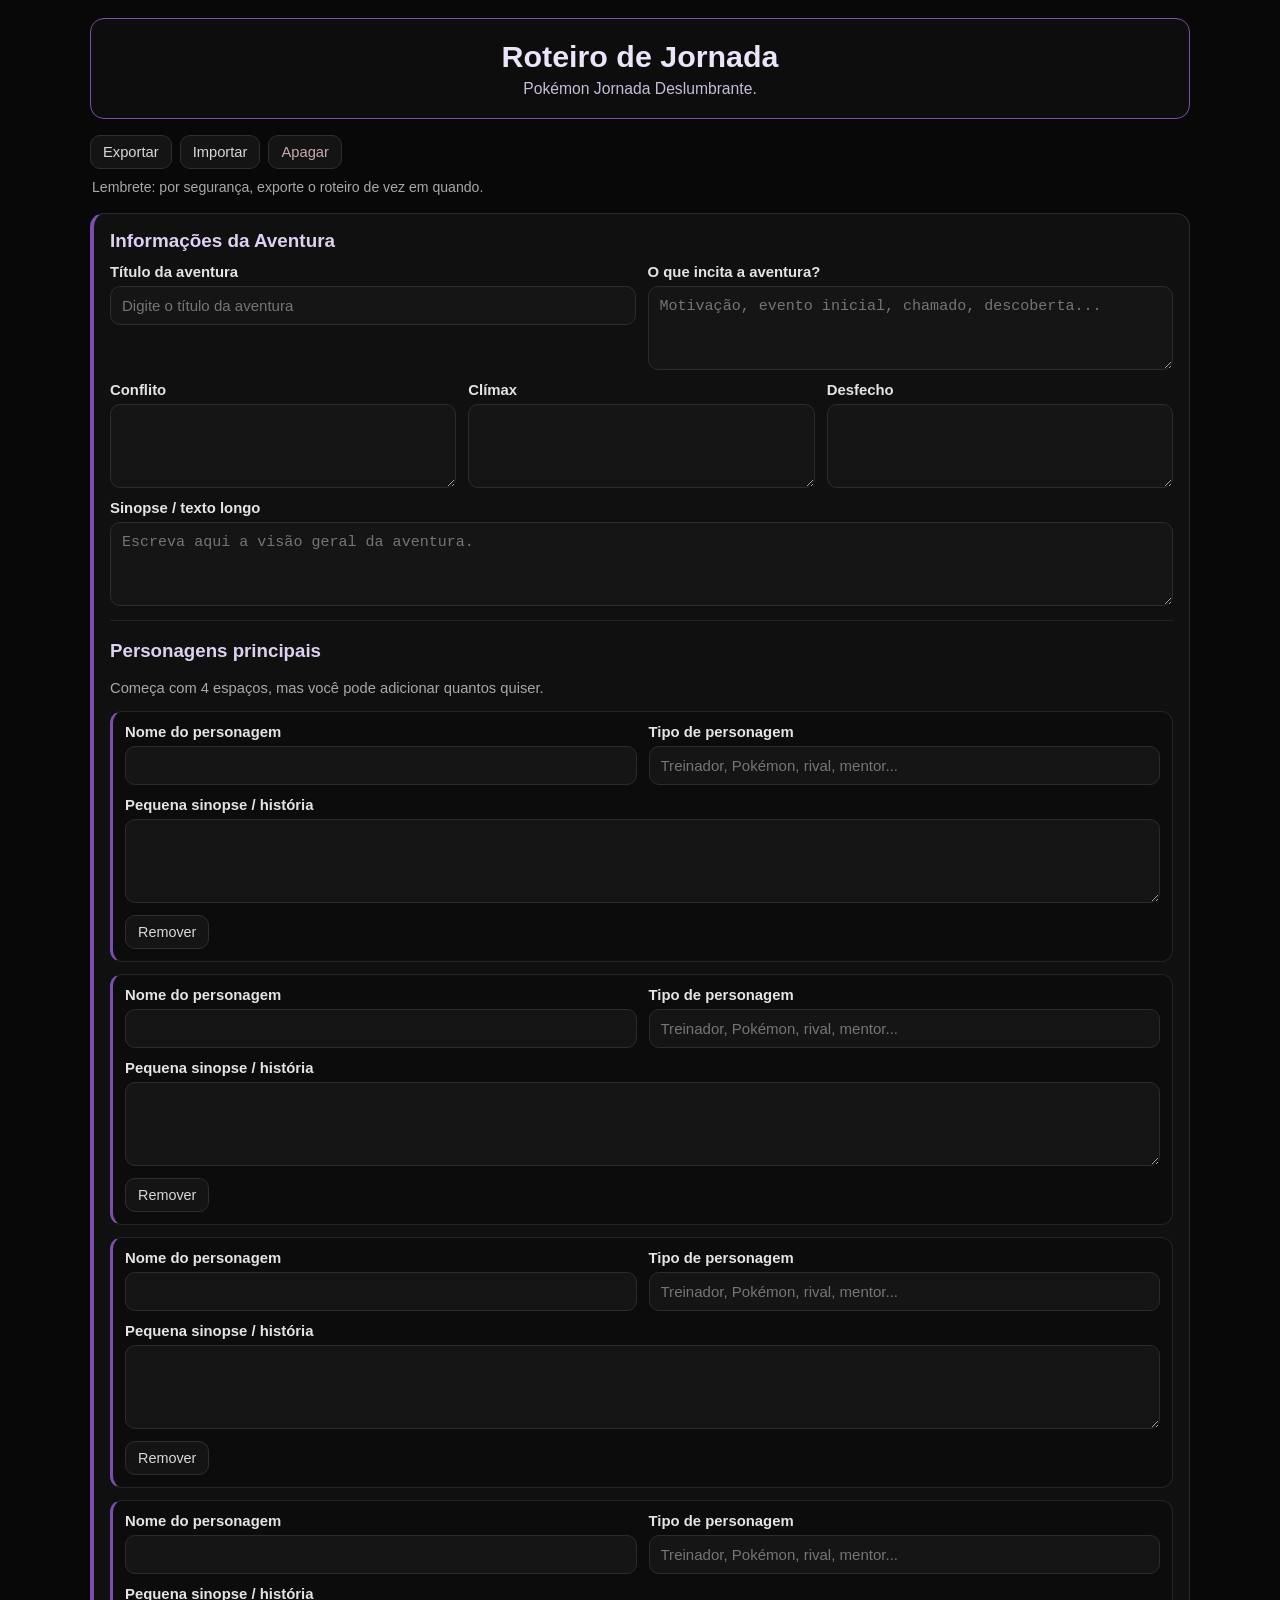
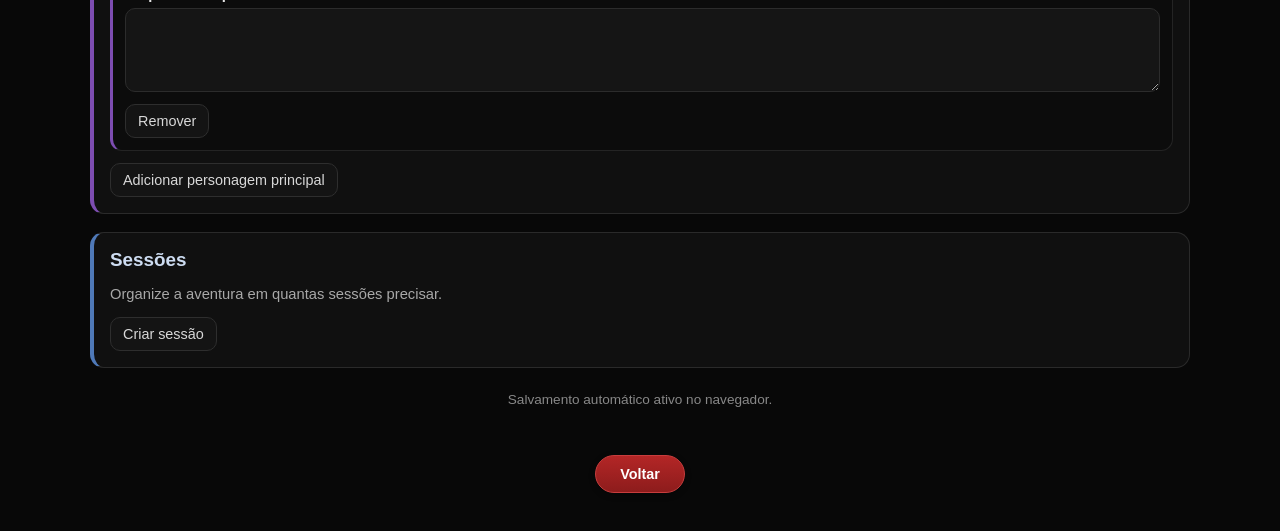
<file: Escritor-de-jornada.html>
<!DOCTYPE html>
<html lang="pt-br">
<head>
  <meta charset="UTF-8" />
  <meta name="viewport" content="width=device-width, initial-scale=1.0" />
  <title>Roteiro de Jornada</title>
  <style>
    :root {
      --bg: #080808;
      --panel: #101010;
      --panel-2: #151515;
      --text: #f2f2f2;
      --muted: #a8a8a8;
      --line: #2a2a2a;

      --purple: #7d4db1;
      --blue: #4f79b8;
      --yellow: #b89a36;

      --green: #4f9a68;
      --red: #b85a5a;
    }

    * {
      box-sizing: border-box;
    }

    html, body {
      margin: 0;
      padding: 0;
      background: var(--bg);
      color: var(--text);
      font-family: Arial, Helvetica, sans-serif;
    }

    body {
      padding: 18px;
    }

    .container {
      max-width: 1100px;
      margin: 0 auto;
    }

    .topo {
      text-align: center;
      border: 1px solid var(--purple);
      border-radius: 14px;
      padding: 20px 16px;
      margin-bottom: 16px;
      background: #0d0d0d;
    }

    .topo h1 {
      margin: 0;
      font-size: 1.9rem;
      font-weight: 700;
      color: #ece4f8;
    }

    .topo p {
      margin: 6px 0 0;
      color: #c7bdd6;
      font-size: 0.98rem;
    }

    .toolbar {
      display: flex;
      flex-wrap: wrap;
      gap: 8px;
      margin-bottom: 10px;
    }

    button {
      background: #141414;
      color: #d8d8d8;
      border: 1px solid #2e2e2e;
      border-radius: 10px;
      padding: 8px 12px;
      cursor: pointer;
      font-size: 0.92rem;
      transition: 0.15s;
    }

    button:hover {
      background: #1a1a1a;
      border-color: #444;
    }

    .toolbar .danger {
      color: #c8aaaa;
    }

    .aviso {
      font-size: 0.88rem;
      color: var(--muted);
      margin-bottom: 18px;
      padding-left: 2px;
    }

    .section {
      background: var(--panel);
      border-radius: 14px;
      padding: 16px;
      margin-bottom: 18px;
      border: 1px solid var(--line);
    }

    .section-purple {
      border-left: 4px solid var(--purple);
    }

    .section-blue {
      border-left: 4px solid var(--blue);
    }

    .section-yellow {
      border-left: 4px solid var(--yellow);
    }

    .scene-success {
      border-left-color: var(--green) !important;
    }

    .scene-failure {
      border-left-color: var(--red) !important;
    }

    .section-title {
      margin: 0 0 12px;
      font-size: 1.18rem;
      font-weight: 700;
    }

    .purple-text { color: #ded0f0; }
    .blue-text { color: #cddcf1; }
    .yellow-text { color: #e6ddb8; }

    .muted {
      color: var(--muted);
      font-size: 0.92rem;
    }

    .small {
      font-size: 0.87rem;
    }

    .grid {
      display: grid;
      gap: 12px;
    }

    .grid-2 {
      grid-template-columns: repeat(auto-fit, minmax(280px, 1fr));
    }

    .grid-3 {
      grid-template-columns: repeat(auto-fit, minmax(220px, 1fr));
    }

    .field {
      display: flex;
      flex-direction: column;
      gap: 6px;
    }

    .field label {
      font-size: 0.93rem;
      color: #e4e4e4;
      font-weight: 600;
    }

    input[type="text"],
    textarea,
    select {
      width: 100%;
      background: var(--panel-2);
      color: white;
      border: 1px solid #2c2c2c;
      border-radius: 10px;
      padding: 10px 11px;
      font-size: 0.94rem;
      resize: vertical;
      outline: none;
    }

    input[type="text"]:focus,
    textarea:focus,
    select:focus {
      border-color: #4a4a4a;
    }

    textarea {
      min-height: 84px;
      overflow: hidden;
    }

    select {
      min-height: 42px;
    }

    .subcard {
      background: #0c0c0c;
      border: 1px solid #242424;
      border-radius: 12px;
      padding: 12px;
      margin-top: 12px;
    }

    .character-card {
      border-left: 3px solid var(--purple);
    }

    .secondary-card {
      border-left: 3px solid var(--blue);
    }

    .tertiary-card {
      border-left: 3px solid var(--yellow);
    }

    .inline-actions {
      display: flex;
      flex-wrap: wrap;
      gap: 8px;
      margin-top: 12px;
    }

    .inline-actions button {
      font-size: 0.9rem;
    }

    .divider {
      height: 1px;
      background: #232323;
      margin: 14px 0;
    }

    .status-box {
      margin-top: 12px;
      padding: 10px;
      border-radius: 10px;
      background: #0d0d0d;
      border: 1px dashed #2c2c2c;
    }

    .hidden {
      display: none;
    }

    .footer-note {
      text-align: center;
      color: #888;
      font-size: 0.85rem;
      padding: 6px 0 18px;
    }

    @media (max-width: 640px) {
      body {
        padding: 12px;
      }

      .topo h1 {
        font-size: 1.6rem;
      }

      .section {
        padding: 13px;
      }
    }
  </style>
</head>
<body>
  <div class="container">
    <header class="topo">
      <h1>Roteiro de Jornada</h1>
      <p>Pokémon Jornada Deslumbrante.</p>
    </header>

    <div class="toolbar">
      <button onclick="exportarDados()">Exportar</button>
      <button onclick="document.getElementById('importFile').click()">Importar</button>
      <button class="danger" onclick="limparTudo()">Apagar</button>
      <input type="file" id="importFile" accept=".json" style="display:none;">
    </div>

    <div class="aviso">
      Lembrete: por segurança, exporte o roteiro de vez em quando.
    </div>

    <section class="section section-purple">
      <h2 class="section-title purple-text">Informações da Aventura</h2>

      <div class="grid grid-2">
        <div class="field">
          <label for="tituloAventura">Título da aventura</label>
          <input type="text" id="tituloAventura" placeholder="Digite o título da aventura">
        </div>

        <div class="field">
          <label for="incitaAventura">O que incita a aventura?</label>
          <textarea id="incitaAventura" placeholder="Motivação, evento inicial, chamado, descoberta..."></textarea>
        </div>
      </div>

      <div class="grid grid-3" style="margin-top: 12px;">
        <div class="field">
          <label for="conflitoAventura">Conflito</label>
          <textarea id="conflitoAventura"></textarea>
        </div>

        <div class="field">
          <label for="climaxAventura">Clímax</label>
          <textarea id="climaxAventura"></textarea>
        </div>

        <div class="field">
          <label for="desfechoAventura">Desfecho</label>
          <textarea id="desfechoAventura"></textarea>
        </div>
      </div>

      <div class="field" style="margin-top: 12px;">
        <label for="sinopseAventura">Sinopse / texto longo</label>
        <textarea id="sinopseAventura" placeholder="Escreva aqui a visão geral da aventura."></textarea>
      </div>

      <div class="divider"></div>

      <h3 class="purple-text">Personagens principais</h3>
      <p class="muted">Começa com 4 espaços, mas você pode adicionar quantos quiser.</p>

      <div id="personagensPrincipais"></div>

      <div class="inline-actions">
        <button onclick="adicionarPersonagemPrincipal()">Adicionar personagem principal</button>
      </div>
    </section>

    <section class="section section-blue">
      <h2 class="section-title blue-text">Sessões</h2>
      <p class="muted">Organize a aventura em quantas sessões precisar.</p>

      <div class="inline-actions">
        <button onclick="adicionarSessao()">Criar sessão</button>
      </div>

      <div id="sessoesContainer"></div>
    </section>

    <div class="footer-note">
      Salvamento automático ativo no navegador.
    </div>
  </div>

  <script>
    const STORAGE_KEY = "roteiroJornadaMinimal_v1";

    function autoResize(el) {
      el.style.height = "auto";
      el.style.height = el.scrollHeight + "px";
    }

    function bindAutoResize(root = document) {
      root.querySelectorAll("textarea").forEach(textarea => {
        autoResize(textarea);
        textarea.addEventListener("input", () => autoResize(textarea));
      });
    }

    function bindAutosave(root = document) {
      root.querySelectorAll("input, textarea, select").forEach(el => {
        el.addEventListener("input", salvarDados);
        el.addEventListener("change", salvarDados);
      });
    }

    function escapeHtml(texto) {
      return String(texto || "")
        .replaceAll("&", "&amp;")
        .replaceAll("<", "&lt;")
        .replaceAll(">", "&gt;")
        .replaceAll('"', "&quot;");
    }

    function adicionarPersonagemPrincipal(dados = {}) {
      const container = document.getElementById("personagensPrincipais");
      const card = document.createElement("div");
      card.className = "subcard character-card";

      card.innerHTML = `
        <div class="grid grid-2">
          <div class="field">
            <label>Nome do personagem</label>
            <input type="text" class="char-nome" value="${escapeHtml(dados.nome)}">
          </div>
          <div class="field">
            <label>Tipo de personagem</label>
            <input type="text" class="char-tipo" placeholder="Treinador, Pokémon, rival, mentor..." value="${escapeHtml(dados.tipo)}">
          </div>
        </div>

        <div class="field" style="margin-top: 12px;">
          <label>Pequena sinopse / história</label>
          <textarea class="char-sinopse">${escapeHtml(dados.sinopse)}</textarea>
        </div>

        <div class="inline-actions">
          <button type="button" onclick="this.closest('.character-card').remove(); salvarDados();">Remover</button>
        </div>
      `;

      container.appendChild(card);
      bindAutoResize(card);
      bindAutosave(card);
      salvarDados();
    }

    function adicionarPersonagemSecundario(container, dados = {}) {
      const card = document.createElement("div");
      card.className = "subcard secondary-card";

      card.innerHTML = `
        <div class="grid grid-2">
          <div class="field">
            <label>Nome</label>
            <input type="text" class="sec-nome" value="${escapeHtml(dados.nome)}">
          </div>
          <div class="field">
            <label>Personalidade</label>
            <textarea class="sec-personalidade">${escapeHtml(dados.personalidade)}</textarea>
          </div>
        </div>

        <div class="field" style="margin-top: 12px;">
          <label>Desenvolvimento leve</label>
          <textarea class="sec-desenvolvimento">${escapeHtml(dados.desenvolvimento)}</textarea>
        </div>

        <div class="inline-actions">
          <button type="button" onclick="this.closest('.secondary-card').remove(); salvarDados();">Remover</button>
        </div>
      `;

      container.appendChild(card);
      bindAutoResize(card);
      bindAutosave(card);
      salvarDados();
    }

    function adicionarPersonagemTerciario(container, dados = {}) {
      const card = document.createElement("div");
      card.className = "subcard tertiary-card";

      card.innerHTML = `
        <div class="grid grid-2">
          <div class="field">
            <label>Nome</label>
            <input type="text" class="ter-nome" value="${escapeHtml(dados.nome)}">
          </div>
          <div class="field">
            <label>Influência na cena</label>
            <textarea class="ter-influencia">${escapeHtml(dados.influencia)}</textarea>
          </div>
        </div>

        <div class="inline-actions">
          <button type="button" onclick="this.closest('.tertiary-card').remove(); salvarDados();">Remover</button>
        </div>
      `;

      container.appendChild(card);
      bindAutoResize(card);
      bindAutosave(card);
      salvarDados();
    }

    function adicionarCena(container, dados = {}) {
      const card = document.createElement("div");
      card.className = "section section-yellow";

      card.innerHTML = `
        <div class="grid grid-2">
          <div class="field">
            <label>Título da cena</label>
            <input type="text" class="cena-titulo" value="${escapeHtml(dados.titulo)}">
          </div>
          <div class="field">
            <label>Personagens presentes</label>
            <textarea class="cena-personagens">${escapeHtml(dados.personagens)}</textarea>
          </div>
        </div>

        <div class="grid grid-3" style="margin-top: 12px;">
          <div class="field">
            <label>Conflito / desafio</label>
            <textarea class="cena-conflito">${escapeHtml(dados.conflito)}</textarea>
          </div>
          <div class="field">
            <label>Objetivo</label>
            <textarea class="cena-objetivo">${escapeHtml(dados.objetivo)}</textarea>
          </div>
          <div class="field">
            <label>Recompensas da cena</label>
            <textarea class="cena-recompensas">${escapeHtml(dados.recompensas)}</textarea>
          </div>
        </div>

        <div class="field" style="margin-top: 12px;">
          <label>Enredo da cena</label>
          <textarea class="cena-enredo">${escapeHtml(dados.enredo)}</textarea>
        </div>

        <div class="divider"></div>

        <h4 class="yellow-text">Personagens terciários</h4>
        <div class="terciarios-container"></div>
        <div class="inline-actions">
          <button type="button" class="btn-add-terciario">Adicionar personagem terciário</button>
        </div>

        <div class="divider"></div>

        <div class="grid grid-2">
          <div class="field">
            <label>Recursos extras</label>
            <textarea class="cena-recursos">${escapeHtml(dados.recursos)}</textarea>
          </div>

          <div class="field">
            <label>Status da cena</label>
            <select class="cena-status">
              <option value="" ${dados.status === "" ? "selected" : ""}>Não concluída / em aberto</option>
              <option value="sucesso" ${dados.status === "sucesso" ? "selected" : ""}>Concluída com sucesso</option>
              <option value="falha" ${dados.status === "falha" ? "selected" : ""}>Concluída com falha</option>
            </select>
          </div>
        </div>

        <div class="status-box status-sucesso ${dados.status === "sucesso" ? "" : "hidden"}">
          <div class="field">
            <label>Consequências narrativas positivas</label>
            <textarea class="cena-cons-sucesso">${escapeHtml(dados.consequenciaSucesso)}</textarea>
          </div>
        </div>

        <div class="status-box status-falha ${dados.status === "falha" ? "" : "hidden"}">
          <div class="field">
            <label>Consequências da falha</label>
            <textarea class="cena-cons-falha">${escapeHtml(dados.consequenciaFalha)}</textarea>
          </div>
        </div>

        <div class="inline-actions">
          <button type="button" class="btn-remove-cena">Remover cena</button>
        </div>
      `;

      const statusSelect = card.querySelector(".cena-status");
      const sucessoBox = card.querySelector(".status-sucesso");
      const falhaBox = card.querySelector(".status-falha");

      function atualizarStatusCena() {
        const status = statusSelect.value;
        card.classList.remove("scene-success", "scene-failure");
        sucessoBox.classList.add("hidden");
        falhaBox.classList.add("hidden");

        if (status === "sucesso") {
          card.classList.add("scene-success");
          sucessoBox.classList.remove("hidden");
        } else if (status === "falha") {
          card.classList.add("scene-failure");
          falhaBox.classList.remove("hidden");
        }

        bindAutoResize(card);
        salvarDados();
      }

      card.querySelector(".btn-add-terciario").addEventListener("click", () => {
        adicionarPersonagemTerciario(card.querySelector(".terciarios-container"));
      });

      card.querySelector(".btn-remove-cena").addEventListener("click", () => {
        card.remove();
        salvarDados();
      });

      statusSelect.addEventListener("change", atualizarStatusCena);

      container.appendChild(card);

      if (Array.isArray(dados.terciarios)) {
        dados.terciarios.forEach(t => adicionarPersonagemTerciario(card.querySelector(".terciarios-container"), t));
      }

      bindAutoResize(card);
      bindAutosave(card);
      atualizarStatusCena();
      salvarDados();
    }

    function adicionarSessao(dados = {}) {
      const container = document.getElementById("sessoesContainer");
      const sessao = document.createElement("div");
      sessao.className = "section section-blue";

      sessao.innerHTML = `
        <div class="grid grid-2">
          <div class="field">
            <label>Título da sessão</label>
            <input type="text" class="sessao-titulo" value="${escapeHtml(dados.titulo)}">
          </div>
          <div class="field">
            <label>Recompensas da sessão</label>
            <textarea class="sessao-recompensas">${escapeHtml(dados.recompensas)}</textarea>
          </div>
        </div>

        <div class="grid grid-2" style="margin-top: 12px;">
          <div class="field">
            <label>Conflito da sessão</label>
            <textarea class="sessao-conflito">${escapeHtml(dados.conflito)}</textarea>
          </div>
          <div class="field">
            <label>Clímax da sessão</label>
            <textarea class="sessao-climax">${escapeHtml(dados.climax)}</textarea>
          </div>
        </div>

        <div class="grid grid-2" style="margin-top: 12px;">
          <div class="field">
            <label>Desfecho da sessão</label>
            <textarea class="sessao-desfecho">${escapeHtml(dados.desfecho)}</textarea>
          </div>
          <div class="field">
            <label>Gancho para a próxima sessão</label>
            <textarea class="sessao-gancho">${escapeHtml(dados.gancho)}</textarea>
          </div>
        </div>

        <div class="field" style="margin-top: 12px;">
          <label>Enredo da sessão</label>
          <textarea class="sessao-enredo">${escapeHtml(dados.enredo)}</textarea>
        </div>

        <div class="divider"></div>

        <h3 class="blue-text">Personagens da sessão</h3>
        <div class="personagens-secundarios"></div>
        <div class="inline-actions">
          <button type="button" class="btn-add-secundario">Adicionar personagem da sessão</button>
        </div>

        <div class="divider"></div>

        <h3 class="yellow-text">Cenas</h3>
        <div class="cenas-container"></div>

        <div class="inline-actions">
          <button type="button" class="btn-add-cena">Criar cena</button>
          <button type="button" class="btn-remove-sessao">Remover sessão</button>
        </div>
      `;

      sessao.querySelector(".btn-add-secundario").addEventListener("click", () => {
        adicionarPersonagemSecundario(sessao.querySelector(".personagens-secundarios"));
      });

      sessao.querySelector(".btn-add-cena").addEventListener("click", () => {
        adicionarCena(sessao.querySelector(".cenas-container"));
      });

      sessao.querySelector(".btn-remove-sessao").addEventListener("click", () => {
        sessao.remove();
        salvarDados();
      });

      container.appendChild(sessao);

      if (Array.isArray(dados.personagensSecundarios)) {
        dados.personagensSecundarios.forEach(p => {
          adicionarPersonagemSecundario(sessao.querySelector(".personagens-secundarios"), p);
        });
      }

      if (Array.isArray(dados.cenas)) {
        dados.cenas.forEach(c => {
          adicionarCena(sessao.querySelector(".cenas-container"), c);
        });
      }

      bindAutoResize(sessao);
      bindAutosave(sessao);
      salvarDados();
    }

    function coletarDados() {
      return {
        tituloAventura: document.getElementById("tituloAventura").value,
        incitaAventura: document.getElementById("incitaAventura").value,
        conflitoAventura: document.getElementById("conflitoAventura").value,
        climaxAventura: document.getElementById("climaxAventura").value,
        desfechoAventura: document.getElementById("desfechoAventura").value,
        sinopseAventura: document.getElementById("sinopseAventura").value,

        personagensPrincipais: [...document.querySelectorAll("#personagensPrincipais .character-card")].map(card => ({
          nome: card.querySelector(".char-nome")?.value || "",
          tipo: card.querySelector(".char-tipo")?.value || "",
          sinopse: card.querySelector(".char-sinopse")?.value || ""
        })),

        sessoes: [...document.querySelectorAll("#sessoesContainer > .section-blue")].map(sessao => ({
          titulo: sessao.querySelector(".sessao-titulo")?.value || "",
          recompensas: sessao.querySelector(".sessao-recompensas")?.value || "",
          conflito: sessao.querySelector(".sessao-conflito")?.value || "",
          climax: sessao.querySelector(".sessao-climax")?.value || "",
          desfecho: sessao.querySelector(".sessao-desfecho")?.value || "",
          gancho: sessao.querySelector(".sessao-gancho")?.value || "",
          enredo: sessao.querySelector(".sessao-enredo")?.value || "",

          personagensSecundarios: [...sessao.querySelectorAll(".personagens-secundarios .secondary-card")].map(p => ({
            nome: p.querySelector(".sec-nome")?.value || "",
            personalidade: p.querySelector(".sec-personalidade")?.value || "",
            desenvolvimento: p.querySelector(".sec-desenvolvimento")?.value || ""
          })),

          cenas: [...sessao.querySelectorAll(".cenas-container > .section-yellow")].map(cena => ({
            titulo: cena.querySelector(".cena-titulo")?.value || "",
            personagens: cena.querySelector(".cena-personagens")?.value || "",
            conflito: cena.querySelector(".cena-conflito")?.value || "",
            objetivo: cena.querySelector(".cena-objetivo")?.value || "",
            recompensas: cena.querySelector(".cena-recompensas")?.value || "",
            enredo: cena.querySelector(".cena-enredo")?.value || "",
            recursos: cena.querySelector(".cena-recursos")?.value || "",
            status: cena.querySelector(".cena-status")?.value || "",
            consequenciaSucesso: cena.querySelector(".cena-cons-sucesso")?.value || "",
            consequenciaFalha: cena.querySelector(".cena-cons-falha")?.value || "",
            terciarios: [...cena.querySelectorAll(".terciarios-container .tertiary-card")].map(t => ({
              nome: t.querySelector(".ter-nome")?.value || "",
              influencia: t.querySelector(".ter-influencia")?.value || ""
            }))
          }))
        }))
      };
    }

    function salvarDados() {
      localStorage.setItem(STORAGE_KEY, JSON.stringify(coletarDados()));
    }

    function carregarDados() {
      const salvo = localStorage.getItem(STORAGE_KEY);

      if (!salvo) {
        for (let i = 0; i < 4; i++) adicionarPersonagemPrincipal();
        return;
      }

      try {
        const dados = JSON.parse(salvo);

        document.getElementById("tituloAventura").value = dados.tituloAventura || "";
        document.getElementById("incitaAventura").value = dados.incitaAventura || "";
        document.getElementById("conflitoAventura").value = dados.conflitoAventura || "";
        document.getElementById("climaxAventura").value = dados.climaxAventura || "";
        document.getElementById("desfechoAventura").value = dados.desfechoAventura || "";
        document.getElementById("sinopseAventura").value = dados.sinopseAventura || "";

        document.getElementById("personagensPrincipais").innerHTML = "";
        document.getElementById("sessoesContainer").innerHTML = "";

        if (Array.isArray(dados.personagensPrincipais) && dados.personagensPrincipais.length) {
          dados.personagensPrincipais.forEach(p => adicionarPersonagemPrincipal(p));
        } else {
          for (let i = 0; i < 4; i++) adicionarPersonagemPrincipal();
        }

        if (Array.isArray(dados.sessoes)) {
          dados.sessoes.forEach(s => adicionarSessao(s));
        }

        bindAutoResize(document);
        bindAutosave(document);
        salvarDados();
      } catch (erro) {
        console.error(erro);
        for (let i = 0; i < 4; i++) adicionarPersonagemPrincipal();
      }
    }

    function exportarDados() {
      const dados = coletarDados();
      const blob = new Blob([JSON.stringify(dados, null, 2)], { type: "application/json" });
      const url = URL.createObjectURL(blob);
      const a = document.createElement("a");
      const titulo = (dados.tituloAventura || "roteiro_de_jornada").replace(/[^\w\-]+/g, "_");
      a.href = url;
      a.download = `${titulo}.json`;
      a.click();
      URL.revokeObjectURL(url);
    }

    function importarDados(event) {
      const arquivo = event.target.files[0];
      if (!arquivo) return;

      const reader = new FileReader();
      reader.onload = function(e) {
        try {
          const dados = JSON.parse(e.target.result);
          localStorage.setItem(STORAGE_KEY, JSON.stringify(dados));
          location.reload();
        } catch {
          alert("Arquivo inválido.");
        }
      };
      reader.readAsText(arquivo);
    }

    function limparTudo() {
      if (!confirm("Apagar todo o roteiro salvo neste navegador?")) return;
      localStorage.removeItem(STORAGE_KEY);
      location.reload();
    }

    document.getElementById("importFile").addEventListener("change", importarDados);

    bindAutoResize(document);
    bindAutosave(document);
    carregarDados();
  </script>
<!-- Botão Voltar -->
<div style="text-align: center; margin-top: 30px; padding-bottom: 20px;">
  <a href="Ferramentas-do-mestre.html" 
     style="display: inline-block; 
            background: linear-gradient(180deg, #b32626 0%, #8d1c1c 100%);
            color: white;
            border: 1px solid #c73d3d;
            padding: 10px 24px;
            border-radius: 40px;
            text-decoration: none;
            font-weight: bold;
            font-size: 0.9rem;
            transition: transform 0.2s ease, filter 0.2s ease;
            box-shadow: 0 2px 6px rgba(0,0,0,0.3);">
    Voltar
  </a>
</div>
  
</body>
</html>
</file>
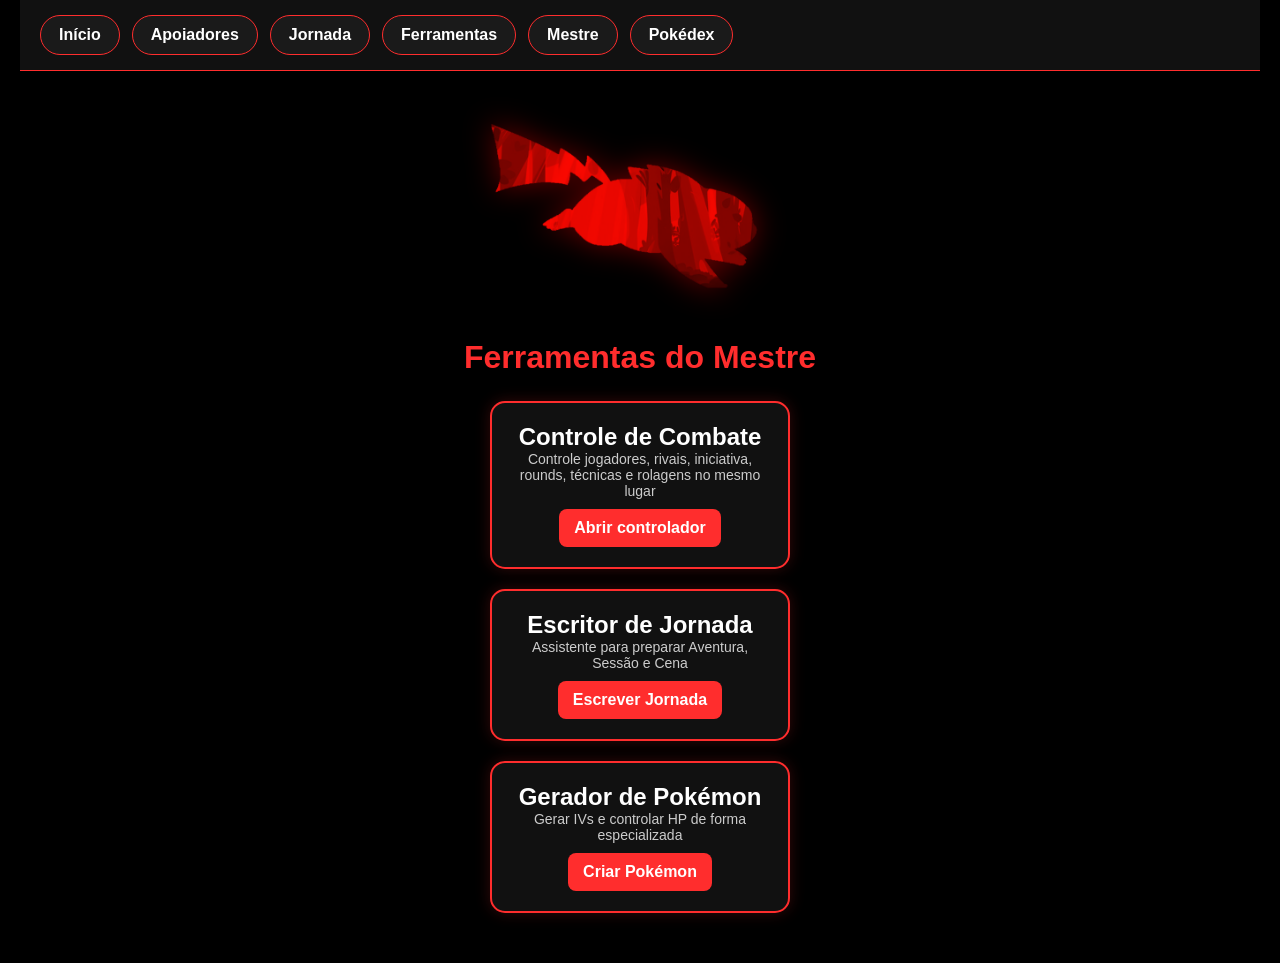
<file: Ferramentas-do-mestre.html>
<!DOCTYPE html>
<html lang="pt-br">
<head>
  <meta charset="UTF-8">
  <meta name="viewport" content="width=device-width, initial-scale=1.0">
  <title>Ferramentas do Mestre</title>

  <style>
    /* Reset e variáveis (tema vermelho) */
    :root {
      --red: #ff2d2d;
      --red-soft: rgba(255, 45, 45, 0.2);
      --border: rgba(255,255,255,0.12);
    }

    * {
      margin: 0;
      padding: 0;
      box-sizing: border-box;
    }

    body {
      background: #000;
      color: white;
      font-family: Arial, Helvetica, sans-serif;
      text-align: center;
      padding: 0 20px 30px;
      margin: 0;
      min-height: 100vh;
    }

    /* ========== MENU PRINCIPAL (VERMELHO) ========== */
    .menu-principal {
      background: #111111;
      display: flex;
      justify-content: flex-start;
      align-items: center;
      gap: 12px;
      padding: 15px 20px;
      border-bottom: 1px solid var(--red);
      box-shadow: 0 2px 8px rgba(0,0,0,0.35);
      position: sticky;
      top: 0;
      z-index: 1000;
      transition: transform 0.3s ease;
      overflow-x: auto;
      flex-wrap: nowrap;
      white-space: nowrap;
      scrollbar-width: thin;
      -webkit-overflow-scrolling: touch;
      margin-bottom: 30px;
    }

    .menu-principal::-webkit-scrollbar {
      height: 4px;
    }
    .menu-principal::-webkit-scrollbar-track {
      background: #222;
      border-radius: 4px;
    }
    .menu-principal::-webkit-scrollbar-thumb {
      background: var(--red);
      border-radius: 4px;
    }

    .menu-principal a {
      text-decoration: none;
      color: white;
      font-weight: bold;
      padding: 10px 18px;
      border-radius: 999px;
      transition: 0.2s;
      background: #1a1a1a;
      border: 1px solid var(--red);
      flex-shrink: 0;
    }

    .menu-principal a:hover {
      background: var(--red);
      color: black;
      transform: translateY(-1px);
    }

    .menu-principal.escondido {
      transform: translateY(-100%);
    }

    /* Logo e título */
    .logo {
      width: 360px;
      max-width: 90%;
      margin-bottom: 15px;
      filter: drop-shadow(0 0 15px rgba(255, 0, 0, 0.4));
    }

    h1 {
      color: var(--red);
      margin-bottom: 25px;
    }

    /* Cards no estilo existente (com borda vermelha) */
    .card {
      background: #111;
      border: 2px solid var(--red);
      border-radius: 15px;
      padding: 20px;
      margin: 20px auto;
      width: 300px;
      box-shadow: 0 0 15px rgba(255, 45, 45, 0.2);
      transition: transform 0.2s;
    }

    .card:hover {
      transform: translateY(-4px);
    }

    .card h2 {
      margin-top: 0;
      color: white;
    }

    .card p {
      color: #ccc;
      font-size: 14px;
    }

    .card a {
      display: inline-block;
      margin-top: 10px;
      padding: 10px 15px;
      background: var(--red);
      color: white;
      text-decoration: none;
      border-radius: 8px;
      font-weight: bold;
      transition: background 0.2s;
    }

    .card a:hover {
      background: #ff4d4d;
    }

    /* Responsivo */
    @media (max-width: 640px) {
      body {
        padding: 0 12px 20px;
      }
      .menu-principal {
        padding: 12px 16px;
        gap: 10px;
        margin-bottom: 20px;
      }
      .menu-principal a {
        padding: 8px 14px;
        font-size: 0.9rem;
      }
      .card {
        width: 90%;
        margin-left: auto;
        margin-right: auto;
      }
    }
  </style>
</head>
<body>

  <!-- MENU COM SCROLL E OCULTAÇÃO (TEMA VERMELHO) -->
<nav class="menu-principal">
  <a href="index.html">Início</a>
  <a href="apoiadores.html">Apoiadores</a>
  <a href="jornada.html">Jornada</a>
  <a href="ferramentas.html">Ferramentas</a>
  <a href="Ferramentas-do-mestre.html">Mestre</a>
  <a href="Pokedex/">Pokédex</a>
</nav>

  <img src="redlogo.webp" alt="Logo Ferramentas do Mestre" class="logo">
  <h1>Ferramentas do Mestre</h1>

  <div class="card">
    <h2>Controle de Combate</h2>
    <p>Controle jogadores, rivais, iniciativa, rounds, técnicas e rolagens no mesmo lugar</p>
    <a href="controle-de-combate.html">Abrir controlador</a>
  </div>

  <div class="card">
    <h2>Escritor de Jornada</h2>
    <p>Assistente para preparar Aventura, Sessão e Cena</p>
    <a href="Escritor-de-jornada.html">Escrever Jornada</a>
  </div>

  <div class="card">
    <h2>Gerador de Pokémon</h2>
    <p>Gerar IVs e controlar HP de forma especializada</p>
    <a href="Gerador-de-pokemon-do-mestre.html">Criar Pokémon</a>
  </div>

  <script>
    // Ocultar menu ao rolar para baixo
    (function() {
      const menu = document.querySelector('.menu-principal');
      if (!menu) return;
      let ultimoScroll = window.scrollY;
      window.addEventListener('scroll', function() {
        const atualScroll = window.scrollY;
        if (atualScroll > ultimoScroll && atualScroll > 80) {
          menu.classList.add('escondido');
        } else {
          menu.classList.remove('escondido');
        }
        ultimoScroll = atualScroll;
      });
    })();
  </script>
</body>
</html>
</file>
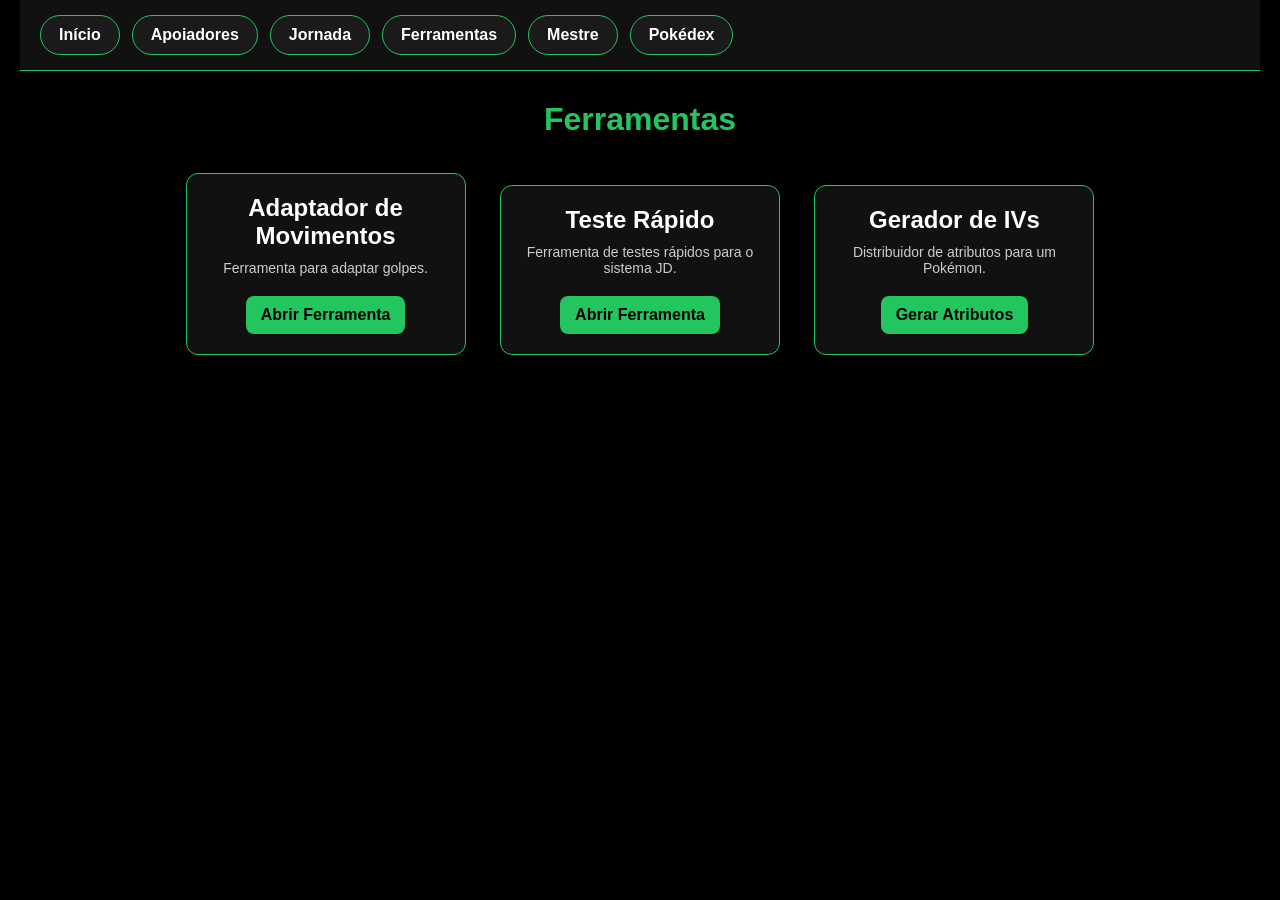
<file: ferramentas.html>
<!DOCTYPE html>
<html lang="pt-br">
<head>
  <meta charset="UTF-8">
  <meta name="viewport" content="width=device-width, initial-scale=1.0">
  <title>Ferramentas</title>
  <link rel="icon" type="image/png" href="logo_jornada_deslumbrante-removebg-preview.png">
  <style>
    * {
      margin: 0;
      padding: 0;
      box-sizing: border-box;
    }

    body {
      background: #000;
      color: white;
      font-family: Arial, Helvetica, sans-serif;
      text-align: center;
      padding: 0 20px 30px;
      margin: 0;
    }

    /* ========== MENU PRINCIPAL (VERDE) ========== */
    .menu-principal {
      background: #111111;
      display: flex;
      justify-content: flex-start;
      align-items: center;
      gap: 12px;
      padding: 15px 20px;
      border-bottom: 1px solid #22c55e;
      box-shadow: 0 2px 8px rgba(0,0,0,0.35);
      position: sticky;
      top: 0;
      z-index: 1000;
      transition: transform 0.3s ease;
      overflow-x: auto;
      flex-wrap: nowrap;
      white-space: nowrap;
      scrollbar-width: thin;
      -webkit-overflow-scrolling: touch;
      margin-bottom: 30px;
    }

    .menu-principal::-webkit-scrollbar {
      height: 4px;
    }
    .menu-principal::-webkit-scrollbar-track {
      background: #222;
      border-radius: 4px;
    }
    .menu-principal::-webkit-scrollbar-thumb {
      background: #22c55e;
      border-radius: 4px;
    }

    .menu-principal a {
      text-decoration: none;
      color: white;
      font-weight: bold;
      padding: 10px 18px;
      border-radius: 999px;
      transition: 0.2s;
      background: #1a1a1a;
      border: 1px solid #22c55e;
      flex-shrink: 0;
    }

    .menu-principal a:hover {
      background: #22c55e;
      color: black;
      transform: translateY(-1px);
    }

    .menu-principal.escondido {
      transform: translateY(-100%);
    }

    h1 {
      color: #22c55e;
      margin-bottom: 20px;
    }

    .card {
      background: #111;
      border: 1px solid #22c55e;
      padding: 20px;
      border-radius: 12px;
      display: inline-block;
      margin: 15px;
      width: 280px;
      transition: transform 0.2s;
    }

    .card:hover {
      transform: translateY(-5px);
    }

    .card h2 {
      margin-top: 0;
    }

    .card p {
      color: #ccc;
      font-size: 14px;
      margin: 10px 0;
    }

    .card a {
      display: inline-block;
      margin-top: 10px;
      background: #22c55e;
      color: black;
      padding: 10px 15px;
      text-decoration: none;
      border-radius: 8px;
      font-weight: bold;
    }

    .card a:hover {
      background: #16a34a;
    }

    @media (max-width: 640px) {
      body {
        padding: 0 12px 20px;
      }
      .menu-principal {
        padding: 12px 16px;
        gap: 10px;
        margin-bottom: 20px;
      }
      .menu-principal a {
        padding: 8px 14px;
        font-size: 0.9rem;
      }
    }
  </style>
</head>
<body>

  <!-- MENU COM SCROLL HORIZONTAL (VERDE) -->
  <nav class="menu-principal">
    <a href="index.html">Início</a>
    <a href="apoiadores.html">Apoiadores</a>
    <a href="jornada.html">Jornada</a>
    <a href="ferramentas.html">Ferramentas</a>
    <a href="Ferramentas-do-mestre.html">Mestre</a>
    <a href="Pokedex/">Pokédex</a>
  </nav>

  <h1>Ferramentas</h1>

  <div class="card">
    <h2>Adaptador de Movimentos</h2>
    <p>Ferramenta para adaptar golpes.</p>
    <a href="Adaptador%20de%20Movimentos%20JD.html">Abrir Ferramenta</a>
  </div>

  <div class="card">
    <h2>Teste Rápido</h2>
    <p>Ferramenta de testes rápidos para o sistema JD.</p>
    <a href="Teste%20r%C3%A1pido%20JD.html">Abrir Ferramenta</a>
  </div>

  <div class="card">
    <h2>Gerador de IVs</h2>
    <p>Distribuidor de atributos para um Pokémon.</p>
    <a href="gerador-de-ivs-pokemon-jornada-deslumbrante.html">Gerar Atributos</a>
  </div>

  <script>
    // Script para ocultar o menu ao rolar para baixo
    (function() {
      const menu = document.querySelector('.menu-principal');
      if (!menu) return;
      let ultimoScroll = window.scrollY;
      window.addEventListener('scroll', function() {
        const atualScroll = window.scrollY;
        if (atualScroll > ultimoScroll && atualScroll > 80) {
          menu.classList.add('escondido');
        } else {
          menu.classList.remove('escondido');
        }
        ultimoScroll = atualScroll;
      });
    })();
  </script>
</body>
</html>
</file>
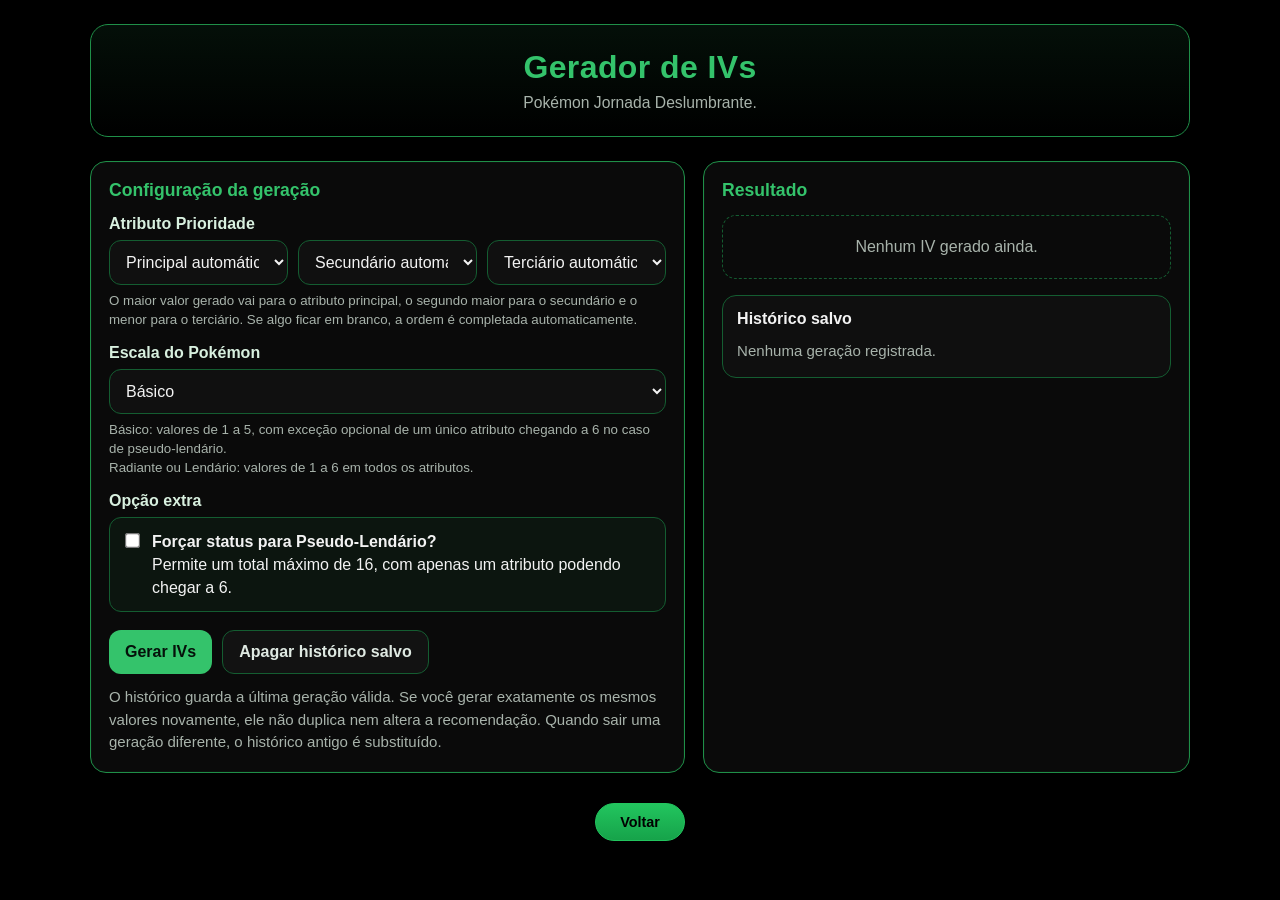
<file: gerador-de-ivs-pokemon-jornada-deslumbrante.html>
<!DOCTYPE html>
<html lang="pt-br">
<head>
  <meta charset="UTF-8" />
  <meta name="viewport" content="width=device-width, initial-scale=1.0" />
  <title>Gerador de IVs — Pokémon Jornada Deslumbrante</title>
  <style>
    :root{
      --bg:#000000;
      --panel:#0a0a0a;
      --panel-2:#101010;
      --line:#1f8f48;
      --line-soft:#145d31;
      --text:#f3f3f3;
      --muted:#a8b3ab;
      --accent:#34c36b;
      --accent-soft:#183d26;
      --danger:#7d1f1f;
    }

    *{box-sizing:border-box}

    body{
      margin:0;
      background:var(--bg);
      color:var(--text);
      font-family:Arial, Helvetica, sans-serif;
      padding:24px;
    }

    .wrap{
      max-width:1100px;
      margin:0 auto;
    }

    .hero{
      text-align:center;
      margin-bottom:24px;
      padding:24px 18px;
      border:1px solid var(--line);
      border-radius:18px;
      background:linear-gradient(180deg, rgba(52,195,107,0.08), rgba(0,0,0,0.25));
    }

    h1{
      margin:0;
      font-size:2rem;
      color:var(--accent);
      letter-spacing:0.4px;
    }

    .subtitle{
      margin-top:8px;
      color:var(--muted);
      font-size:0.98rem;
    }

    .grid{
      display:grid;
      grid-template-columns:1.1fr 0.9fr;
      gap:18px;
    }

    .panel{
      background:var(--panel);
      border:1px solid var(--line);
      border-radius:16px;
      padding:18px;
      box-shadow:0 0 0 1px rgba(52,195,107,0.04) inset;
    }

    .panel h2{
      margin:0 0 14px 0;
      font-size:1.1rem;
      color:var(--accent);
    }

    .field{
      margin-bottom:14px;
    }

    .field label{
      display:block;
      margin-bottom:7px;
      font-weight:bold;
      color:#d8f0df;
    }

    .field small{
      display:block;
      color:var(--muted);
      margin-top:6px;
      line-height:1.45;
    }

    select, button, input[type="checkbox"]{
      font:inherit;
    }

    select{
      width:100%;
      padding:12px 12px;
      border-radius:12px;
      border:1px solid var(--line-soft);
      background:var(--panel-2);
      color:var(--text);
      outline:none;
    }

    .triple{
      display:grid;
      grid-template-columns:repeat(3, 1fr);
      gap:10px;
    }

    .scale-row{
      display:grid;
      grid-template-columns:1fr;
      gap:10px;
    }

    .check{
      display:flex;
      align-items:flex-start;
      gap:10px;
      background:rgba(52,195,107,0.06);
      border:1px solid var(--line-soft);
      padding:12px;
      border-radius:12px;
      line-height:1.45;
    }

    .check input{
      margin-top:4px;
      transform:scale(1.15);
      accent-color:var(--accent);
    }

    .actions{
      display:flex;
      gap:10px;
      flex-wrap:wrap;
      margin-top:18px;
    }

    button{
      cursor:pointer;
      border:none;
      border-radius:12px;
      padding:12px 16px;
      font-weight:bold;
      transition:transform .12s ease, opacity .12s ease, background .12s ease;
    }

    button:hover{
      transform:translateY(-1px);
    }

    .primary{
      background:var(--accent);
      color:#05110a;
    }

    .secondary{
      background:#121212;
      color:#dfe9e2;
      border:1px solid var(--line-soft);
    }

    .cards{
      display:grid;
      grid-template-columns:repeat(3, 1fr);
      gap:12px;
      margin-top:14px;
    }

    .stat-card{
      background:linear-gradient(180deg, rgba(52,195,107,0.07), rgba(255,255,255,0.02));
      border:1px solid var(--line);
      border-radius:16px;
      padding:16px;
      text-align:center;
      min-height:132px;
      display:flex;
      flex-direction:column;
      justify-content:center;
    }

    .stat-card h3{
      margin:0 0 8px 0;
      color:#dff7e6;
      font-size:1rem;
    }

    .value{
      font-size:2.1rem;
      font-weight:bold;
      color:var(--accent);
      line-height:1;
      margin-bottom:8px;
    }

    .rank{
      color:var(--muted);
      font-size:0.95rem;
    }

    .meta{
      margin-top:14px;
      padding:14px;
      border-radius:14px;
      background:rgba(255,255,255,0.02);
      border:1px solid var(--line-soft);
      line-height:1.5;
    }

    .meta strong{
      color:#dff7e6;
    }

    .rolls{
      margin-top:10px;
      color:var(--muted);
    }

    .history-box{
      margin-top:16px;
      padding:14px;
      border-radius:14px;
      background:rgba(255,255,255,0.02);
      border:1px solid var(--line-soft);
    }

    .history-item{
      margin-top:10px;
      padding:12px;
      background:#0d0d0d;
      border:1px solid #1a5a31;
      border-radius:12px;
      line-height:1.5;
    }

    .pill{
      display:inline-block;
      padding:4px 9px;
      border-radius:999px;
      border:1px solid var(--line-soft);
      background:rgba(52,195,107,0.08);
      color:#cdeed7;
      font-size:0.88rem;
      margin-right:6px;
      margin-bottom:6px;
    }

    .note{
      color:var(--muted);
      font-size:0.94rem;
      margin-top:12px;
      line-height:1.5;
    }

    .warning{
      color:#ffd7d7;
      background:rgba(125,31,31,0.25);
      border:1px solid #6e2727;
      border-radius:12px;
      padding:10px 12px;
      margin-top:10px;
      display:none;
    }

    .empty{
      color:var(--muted);
      text-align:center;
      padding:22px 12px;
      border:1px dashed var(--line-soft);
      border-radius:14px;
      margin-top:12px;
    }

    @media (max-width: 900px){
      .grid{grid-template-columns:1fr}
    }

    @media (max-width: 720px){
      .triple, .cards{grid-template-columns:1fr}
      body{padding:16px}
      h1{font-size:1.7rem}
    }
  </style>
</head>
<body>
  <div class="wrap">
    <section class="hero">
      <h1>Gerador de IVs</h1>
      <div class="subtitle">Pokémon Jornada Deslumbrante.</div>
    </section>

    <section class="grid">
      <div class="panel">
        <h2>Configuração da geração</h2>

        <div class="field">
          <label>Atributo Prioridade</label>
          <div class="triple">
            <div>
              <select id="primary">
                <option value="">Principal automático</option>
                <option value="Poder">Poder</option>
                <option value="Habilidade">Habilidade</option>
                <option value="Resistência">Resistência</option>
              </select>
            </div>
            <div>
              <select id="secondary">
                <option value="">Secundário automático</option>
                <option value="Poder">Poder</option>
                <option value="Habilidade">Habilidade</option>
                <option value="Resistência">Resistência</option>
              </select>
            </div>
            <div>
              <select id="tertiary">
                <option value="">Terciário automático</option>
                <option value="Poder">Poder</option>
                <option value="Habilidade">Habilidade</option>
                <option value="Resistência">Resistência</option>
              </select>
            </div>
          </div>
          <small>
            O maior valor gerado vai para o atributo principal, o segundo maior para o secundário e o menor para o terciário.
            Se algo ficar em branco, a ordem é completada automaticamente.
          </small>
        </div>

        <div class="field">
          <label>Escala do Pokémon</label>
          <div class="scale-row">
            <select id="scale">
              <option value="basico">Básico</option>
              <option value="lendario">Radiante ou Lendário</option>
            </select>
          </div>
          <small>
            Básico: valores de 1 a 5, com exceção opcional de um único atributo chegando a 6 no caso de pseudo-lendário.<br>
            Radiante ou Lendário: valores de 1 a 6 em todos os atributos.
          </small>
        </div>

        <div class="field">
          <label>Opção extra</label>
          <div class="check">
            <input type="checkbox" id="pseudo" />
            <div>
              <strong>Forçar status para Pseudo-Lendário?</strong><br>
              Permite um total máximo de 16, com apenas um atributo podendo chegar a 6.
            </div>
          </div>
          <div class="warning" id="warningBox"></div>
        </div>

        <div class="actions">
          <button class="primary" id="generateBtn">Gerar IVs</button>
          <button class="secondary" id="clearHistoryBtn">Apagar histórico salvo</button>
        </div>

        <div class="note">
          O histórico guarda a última geração válida. Se você gerar exatamente os mesmos valores novamente, ele não duplica nem altera a recomendação. Quando sair uma geração diferente, o histórico antigo é substituído.
        </div>
      </div>

      <div class="panel">
        <h2>Resultado</h2>
        <div id="resultArea">
          <div class="empty">Nenhum IV gerado ainda.</div>
        </div>

        <div class="history-box">
          <strong>Histórico salvo</strong>
          <div id="historyArea" class="note">Nenhuma geração registrada.</div>
        </div>
      </div>
    </section>
  </div>

  <script>
    const ATTRS = ["Poder", "Habilidade", "Resistência"];
    const RANKS = {
      1: "Fraco",
      2: "Comum",
      3: "Bom",
      4: "Forte",
      5: "Especialista",
      6: "Mestre"
    };

    const primaryEl = document.getElementById("primary");
    const secondaryEl = document.getElementById("secondary");
    const tertiaryEl = document.getElementById("tertiary");
    const scaleEl = document.getElementById("scale");
    const pseudoEl = document.getElementById("pseudo");
    const warningBox = document.getElementById("warningBox");
    const resultArea = document.getElementById("resultArea");
    const historyArea = document.getElementById("historyArea");

    function randDie() {
      return Math.floor(Math.random() * 6) + 1;
    }

    function shuffle(array) {
      const arr = [...array];
      for (let i = arr.length - 1; i > 0; i--) {
        const j = Math.floor(Math.random() * (i + 1));
        [arr[i], arr[j]] = [arr[j], arr[i]];
      }
      return arr;
    }

    function resolvePriority() {
      const chosen = [primaryEl.value, secondaryEl.value, tertiaryEl.value];
      const unique = [];
      chosen.forEach(v => {
        if (v && !unique.includes(v)) unique.push(v);
      });

      const missing = ATTRS.filter(a => !unique.includes(a));
      const completed = [...unique, ...missing];

      if (!primaryEl.value && completed.length) {
        if (!unique.length) {
          return shuffle(ATTRS);
        }
      }

      return completed.slice(0, 3);
    }

    function updatePseudoState() {
      const isLegendary = scaleEl.value === "lendario";
      pseudoEl.disabled = isLegendary;

      if (isLegendary) {
        pseudoEl.checked = false;
        warningBox.style.display = "block";
        warningBox.textContent = "A opção de pseudo-lendário fica desativada para Pokémon Radiante ou Lendário.";
      } else {
        warningBox.style.display = "none";
        warningBox.textContent = "";
      }
    }

    function generateRolls(priorityOrder, isLegendary, isPseudo) {
      const raw = [randDie(), randDie(), randDie()].sort((a, b) => b - a);
      const adjusted = [...raw];

      if (isLegendary) {
        return { raw, adjusted };
      }

      if (isPseudo) {
        adjusted[0] = raw[0];
        adjusted[1] = Math.min(raw[1], 5);
        adjusted[2] = Math.min(raw[2], 5);
        return { raw, adjusted };
      }

      adjusted[0] = Math.min(raw[0], 5);
      adjusted[1] = Math.min(raw[1], 5);
      adjusted[2] = Math.min(raw[2], 5);
      return { raw, adjusted };
    }

    function assignStats(adjusted, priorityOrder) {
      const stats = {};
      stats[priorityOrder[0]] = adjusted[0];
      stats[priorityOrder[1]] = adjusted[1];
      stats[priorityOrder[2]] = adjusted[2];
      return stats;
    }

    function highestAttr(stats) {
      return Object.entries(stats).sort((a, b) => b[1] - a[1])[0][0];
    }

    function recommendation(stats) {
      const power = stats["Poder"];
      const skill = stats["Habilidade"];
      const resist = stats["Resistência"];
      const values = [power, skill, resist];
      const highCount = values.filter(v => v >= 5).length;

      if (highCount >= 2) {
        return "Recomenda-se forçar o oponente a fazer uso de um atributo de escala inferior ao seu.";
      }

      if (resist >= 5) {
        return "Recomendado adicionar movimentos que diminuam a resistência do adversário.";
      }

      if (power <= skill - 2 && power <= resist - 2) {
        return "Recomendado adicionar movimentos que aumentem Precisão ou Ataque para ter aumento de poder durante o combate.";
      }

      if (skill <= power - 2 && skill <= resist - 2) {
        return "Recomendado enfrentar os adversários a curto alcance para evitar o uso de habilidade.";
      }

      if (resist <= power - 2 && resist <= skill - 2) {
        const top = highestAttr(stats);
        if (top === "Poder") {
          return "Recomendado responder defensivamente com Contra-ataque.";
        }
        return "Recomendado responder defensivamente com Esquiva.";
      }

      return "Recomendado explorar o atributo mais alto do Pokémon para manter vantagem durante o combate.";
    }

    function totalMaxLabel(isLegendary, isPseudo) {
      if (isLegendary) return "18";
      if (isPseudo) return "16";
      return "15";
    }

    function buildResultHTML(payload) {
      const { stats, raw, adjusted, priorityOrder, isLegendary, isPseudo, rec } = payload;
      const total = stats["Poder"] + stats["Habilidade"] + stats["Resistência"];
      const scaleName = isLegendary ? "Radiante ou Lendário" : (isPseudo ? "Básico com Pseudo-Lendário" : "Básico");

      return `
        <div class="cards">
          ${ATTRS.map(attr => `
            <div class="stat-card">
              <h3>${attr}</h3>
              <div class="value">${stats[attr]}</div>
              <div class="rank">${RANKS[stats[attr]]}</div>
            </div>
          `).join("")}
        </div>

        <div class="meta">
          <div><strong>Valor de Atributo</strong></div>
          <div style="margin-top:8px;">
            <span class="pill">Escala: ${scaleName}</span>
            <span class="pill">Total obtido: ${total}</span>
            <span class="pill">Total máximo: ${totalMaxLabel(isLegendary, isPseudo)}</span>
          </div>

          <div class="rolls">
            Rolagem base: ${raw.join(" • ")}<br>
            Valores aplicados: ${adjusted.join(" • ")}<br>
            Ordem de prioridade: ${priorityOrder.join(" → ")}
          </div>

          <div style="margin-top:12px;"><strong>Recomendação:</strong> ${rec}</div>
        </div>
      `;
    }

    function saveHistory(entry) {
      const current = JSON.parse(localStorage.getItem("ivs_history_single") || "null");

      if (current && JSON.stringify(current.stats) === JSON.stringify(entry.stats)) {
        return;
      }

      localStorage.setItem("ivs_history_single", JSON.stringify(entry));
    }

    function renderHistory() {
      const current = JSON.parse(localStorage.getItem("ivs_history_single") || "null");

      if (!current) {
        historyArea.innerHTML = "Nenhuma geração registrada.";
        return;
      }

      const total = current.stats["Poder"] + current.stats["Habilidade"] + current.stats["Resistência"];

      historyArea.innerHTML = `
        <div class="history-item">
          <div>
            <span class="pill">${current.scaleLabel}</span>
            <span class="pill">Total: ${total}</span>
          </div>
          <div><strong>Poder:</strong> ${current.stats["Poder"]} — ${RANKS[current.stats["Poder"]]}</div>
          <div><strong>Habilidade:</strong> ${current.stats["Habilidade"]} — ${RANKS[current.stats["Habilidade"]]}</div>
          <div><strong>Resistência:</strong> ${current.stats["Resistência"]} — ${RANKS[current.stats["Resistência"]]}</div>
          <div style="margin-top:8px;"><strong>Recomendação:</strong> ${current.rec}</div>
        </div>
      `;
    }

    function generateIVs() {
      const isLegendary = scaleEl.value === "lendario";
      const isPseudo = !isLegendary && pseudoEl.checked;
      let priorityOrder = resolvePriority();

      if (!primaryEl.value && !secondaryEl.value && !tertiaryEl.value) {
        priorityOrder = shuffle(ATTRS);
      }

      const { raw, adjusted } = generateRolls(priorityOrder, isLegendary, isPseudo);
      const stats = assignStats(adjusted, priorityOrder);
      const rec = recommendation(stats);

      const payload = {
        stats,
        raw,
        adjusted,
        priorityOrder,
        isLegendary,
        isPseudo,
        rec
      };

      resultArea.innerHTML = buildResultHTML(payload);

      saveHistory({
        stats,
        rec,
        scaleLabel: isLegendary ? "Radiante ou Lendário" : (isPseudo ? "Básico com Pseudo-Lendário" : "Básico")
      });

      renderHistory();
    }

    document.getElementById("generateBtn").addEventListener("click", generateIVs);

    document.getElementById("clearHistoryBtn").addEventListener("click", () => {
      localStorage.removeItem("ivs_history_single");
      renderHistory();
    });

    scaleEl.addEventListener("change", updatePseudoState);

    updatePseudoState();
    renderHistory();
  </script>
  <!-- Botão Voltar para Ferramentas -->
<div style="text-align: center; margin-top: 30px; padding-bottom: 20px;">
  <a href="ferramentas.html" 
     style="display: inline-block; 
            background: linear-gradient(180deg, #22c55e 0%, #16a34a 100%);
            color: black;
            border: 1px solid #22c55e;
            padding: 10px 24px;
            border-radius: 40px;
            text-decoration: none;
            font-weight: bold;
            font-size: 0.9rem;
            transition: transform 0.2s ease, filter 0.2s ease;
            box-shadow: 0 2px 6px rgba(0,0,0,0.3);">
    Voltar
  </a>
</div>
  
</body>
</html>
</file>
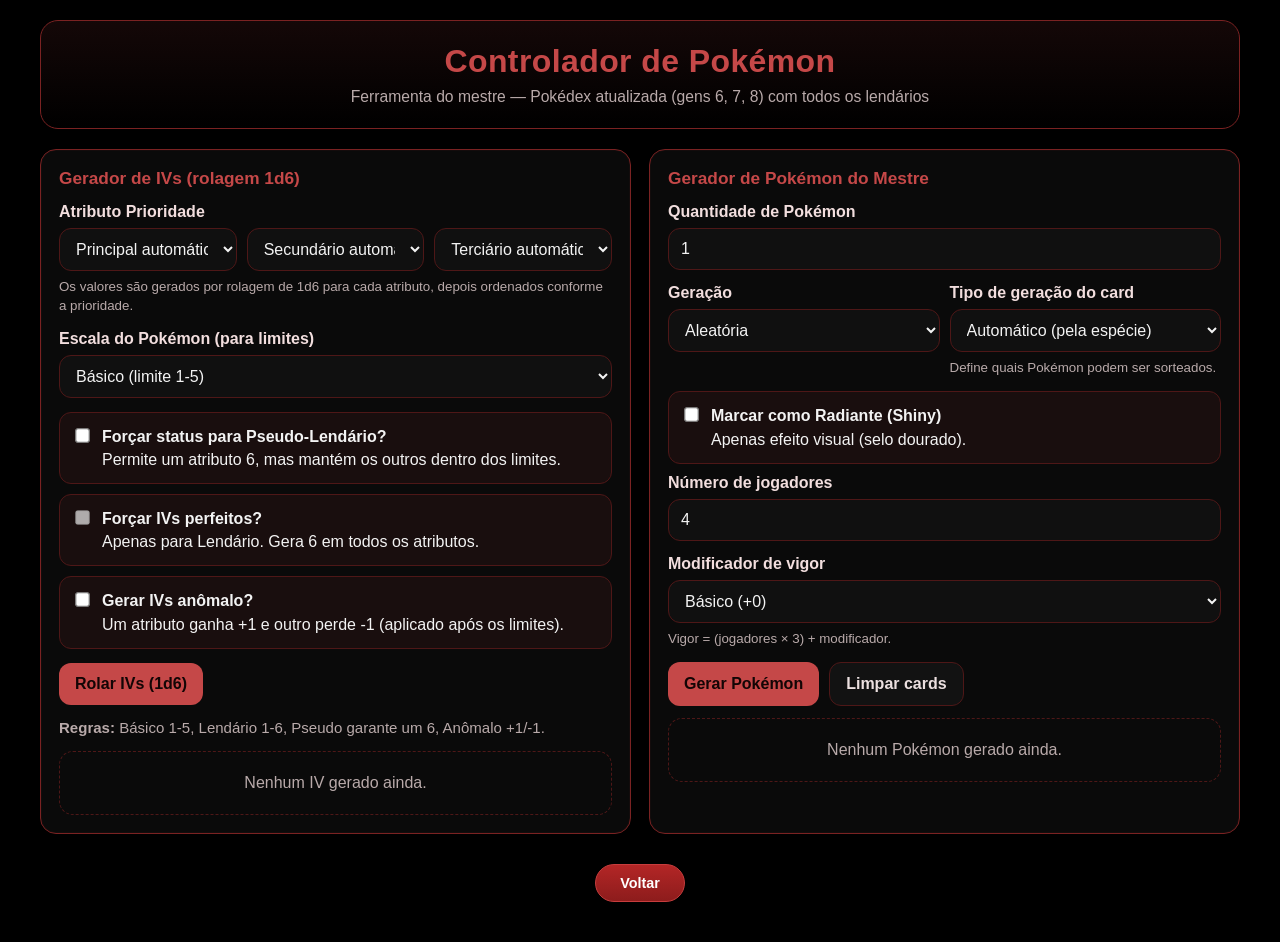
<file: Gerador-de-pokemon-do-mestre.html>
<!DOCTYPE html>
<html lang="pt-br">
<head>
  <meta charset="UTF-8" />
  <meta name="viewport" content="width=device-width, initial-scale=1.0" />
  <title>Controlador de Pokémon — Mestre (Pokédex Completa)</title>
  <style>
    /* ========== ESTILOS (mesmo visual refinado) ========== */
    :root{
      --bg:#000000;
      --panel:#0a0a0a;
      --panel-2:#101010;
      --line:#7a2222;
      --line-soft:#4e1717;
      --text:#f3f3f3;
      --muted:#b9aaaa;
      --accent:#c54848;
      --accent-soft:#341313;
      --danger:#a92d2d;
      --ok:#3aa56a;
      --warn:#d0a24d;
    }
    *{box-sizing:border-box}
    body{
      margin:0;
      background:var(--bg);
      color:var(--text);
      font-family:Arial, Helvetica, sans-serif;
      padding:20px;
    }
    .wrap{ max-width:1200px; margin:0 auto; }
    .hero{
      text-align:center;
      margin-bottom:20px;
      padding:22px 18px;
      border:1px solid var(--line);
      border-radius:18px;
      background:linear-gradient(180deg, rgba(197,72,72,0.10), rgba(0,0,0,0.35));
    }
    h1{ margin:0; font-size:2rem; color:var(--accent); letter-spacing:0.4px; }
    .subtitle{ margin-top:8px; color:var(--muted); font-size:0.98rem; }
    .layout{ display:grid; grid-template-columns:1fr 1fr; gap:18px; }
    .panel{
      background:var(--panel);
      border:1px solid var(--line);
      border-radius:16px;
      padding:18px;
      box-shadow:0 0 0 1px rgba(197,72,72,0.05) inset;
    }
    .panel h2{ margin:0 0 14px 0; font-size:1.08rem; color:var(--accent); }
    .field{ margin-bottom:14px; }
    .field label{ display:block; margin-bottom:7px; font-weight:bold; color:#f2dede; }
    .field small{ display:block; color:var(--muted); margin-top:6px; line-height:1.45; }
    select, button, input, textarea{ font:inherit; }
    select, input[type="number"], input[type="text"], textarea{
      width:100%;
      padding:11px 12px;
      border-radius:12px;
      border:1px solid var(--line-soft);
      background:var(--panel-2);
      color:var(--text);
      outline:none;
    }
    textarea{ resize:vertical; min-height:90px; }
    .triple{ display:grid; grid-template-columns:repeat(3,1fr); gap:10px; }
    .double{ display:grid; grid-template-columns:repeat(2,1fr); gap:10px; }
    .check{
      display:flex;
      align-items:flex-start;
      gap:10px;
      background:rgba(197,72,72,0.08);
      border:1px solid var(--line-soft);
      padding:12px;
      border-radius:12px;
      line-height:1.45;
      margin-bottom:10px;
    }
    .check input{ margin-top:4px; transform:scale(1.12); accent-color:var(--accent); width:auto; }
    .actions{ display:flex; gap:10px; flex-wrap:wrap; margin-top:14px; }
    button{
      cursor:pointer;
      border:none;
      border-radius:12px;
      padding:12px 16px;
      font-weight:bold;
      transition:transform .12s ease, opacity .12s ease, background .12s ease;
    }
    button:hover{ transform:translateY(-1px); }
    .primary{ background:var(--accent); color:#130505; }
    .secondary{ background:#121212; color:#ece0e0; border:1px solid var(--line-soft); }
    .danger{ background:var(--danger); color:#fff; }
    .cards{ display:grid; grid-template-columns:repeat(3,1fr); gap:12px; margin-top:14px; }
    .stat-card{
      background:linear-gradient(180deg, rgba(197,72,72,0.10), rgba(255,255,255,0.02));
      border:1px solid var(--line);
      border-radius:16px;
      padding:16px;
      text-align:center;
      min-height:132px;
      display:flex;
      flex-direction:column;
      justify-content:center;
    }
    .stat-card h3{ margin:0 0 8px 0; color:#ffe3e3; font-size:1rem; }
    .value{ font-size:2.1rem; font-weight:bold; color:var(--accent); line-height:1; margin-bottom:8px; }
    .rank{ color:var(--muted); font-size:0.95rem; }
    .meta{
      margin-top:14px;
      padding:14px;
      border-radius:14px;
      background:rgba(255,255,255,0.02);
      border:1px solid var(--line-soft);
      line-height:1.5;
    }
    .pill{
      display:inline-block;
      padding:4px 9px;
      border-radius:999px;
      border:1px solid var(--line-soft);
      background:rgba(197,72,72,0.08);
      color:#f1d3d3;
      font-size:0.88rem;
      margin-right:6px;
      margin-bottom:6px;
    }
    .note{ color:var(--muted); font-size:0.94rem; margin-top:12px; line-height:1.5; }
    .warning{
      color:#ffd7d7;
      background:rgba(125,31,31,0.25);
      border:1px solid #6e2727;
      border-radius:12px;
      padding:10px 12px;
      margin-top:10px;
      display:none;
    }
    .success{
      color:#d9ffe8;
      background:rgba(58,165,106,0.18);
      border:1px solid rgba(58,165,106,0.5);
      border-radius:12px;
      padding:10px 12px;
      margin-top:10px;
      display:none;
    }
    .empty{
      color:var(--muted);
      text-align:center;
      padding:22px 12px;
      border:1px dashed var(--line-soft);
      border-radius:14px;
      margin-top:12px;
    }
    .poke-card{
      margin-top:14px;
      padding:16px;
      border-radius:16px;
      border:1px solid var(--line);
      background:linear-gradient(180deg, rgba(197,72,72,0.08), rgba(255,255,255,0.02));
    }
    .poke-head{
      display:flex;
      justify-content:space-between;
      align-items:center;
      gap:10px;
      flex-wrap:wrap;
      margin-bottom:12px;
    }
    .poke-name{ font-size:1.25rem; font-weight:bold; color:#ffe7e7; }
    .tag{
      display:inline-block;
      padding:5px 10px;
      border-radius:999px;
      border:1px solid var(--line-soft);
      color:#f2d5d5;
      background:rgba(197,72,72,0.08);
      font-size:0.85rem;
    }
    .manual-grid{ display:grid; grid-template-columns:repeat(3,1fr); gap:10px; margin-bottom:12px; }
    .subpanel{
      border:1px solid var(--line-soft);
      border-radius:12px;
      padding:12px;
      background:rgba(255,255,255,0.02);
    }
    .subpanel strong{ display:block; margin-bottom:7px; color:#ffe3e3; }
    .vigor-bar-wrap{ margin-top:10px; width:100%; height:16px; border-radius:999px; overflow:hidden; border:1px solid var(--line-soft); background:#140909; }
    .vigor-bar{ height:100%; width:100%; background:linear-gradient(90deg, #a33333, #d45e5e); transition:width .2s ease; }
    .impact-row{ display:flex; gap:8px; flex-wrap:wrap; margin-top:12px; }
    .impact-btn{
      background:#181010;
      color:#f0dada;
      border:1px solid var(--line-soft);
      padding:10px 12px;
      border-radius:10px;
      cursor:pointer;
      font-weight:bold;
    }
    .impact-btn:hover{ background:#221212; }
    .mini{ font-size:0.9rem; color:var(--muted); margin-top:6px; }
    .divider{ height:1px; background:linear-gradient(90deg, transparent, var(--line-soft), transparent); margin:16px 0; }
    @media (max-width: 980px){ .layout{grid-template-columns:1fr} }
    @media (max-width: 720px){
      .triple, .double, .cards, .manual-grid{grid-template-columns:1fr}
      body{padding:14px}
      h1{font-size:1.7rem}
    }
  </style>
</head>
<body>
<div class="wrap">
  <section class="hero">
    <h1>Controlador de Pokémon</h1>
    <div class="subtitle">Ferramenta do mestre — Pokédex atualizada (gens 6, 7, 8) com todos os lendários</div>
  </section>

  <section class="layout">
    <!-- Painel IVs (corrigido, anômalo funcional) -->
    <div class="panel">
      <h2>Gerador de IVs (rolagem 1d6)</h2>
      <div class="field">
        <label>Atributo Prioridade</label>
        <div class="triple">
          <select id="primary"><option value="">Principal automático</option><option value="Poder">Poder</option><option value="Habilidade">Habilidade</option><option value="Resistência">Resistência</option></select>
          <select id="secondary"><option value="">Secundário automático</option><option value="Poder">Poder</option><option value="Habilidade">Habilidade</option><option value="Resistência">Resistência</option></select>
          <select id="tertiary"><option value="">Terciário automático</option><option value="Poder">Poder</option><option value="Habilidade">Habilidade</option><option value="Resistência">Resistência</option></select>
        </div>
        <small>Os valores são gerados por rolagem de 1d6 para cada atributo, depois ordenados conforme a prioridade.</small>
      </div>
      <div class="field">
        <label>Escala do Pokémon (para limites)</label>
        <select id="scale"><option value="basico">Básico (limite 1-5)</option><option value="lendario">Lendário (limite 1-6)</option></select>
      </div>
      <div class="check"><input type="checkbox" id="pseudo"><div><strong>Forçar status para Pseudo-Lendário?</strong><br>Permite um atributo 6, mas mantém os outros dentro dos limites.</div></div>
      <div class="check"><input type="checkbox" id="perfect"><div><strong>Forçar IVs perfeitos?</strong><br>Apenas para Lendário. Gera 6 em todos os atributos.</div></div>
      <div class="check"><input type="checkbox" id="anomalous"><div><strong>Gerar IVs anômalo?</strong><br>Um atributo ganha +1 e outro perde -1 (aplicado após os limites).</div></div>
      <div class="warning" id="warningBox"></div>
      <div class="success" id="successBox"></div>
      <div class="actions"><button class="primary" id="generateIvBtn">Rolar IVs (1d6)</button></div>
      <div class="note"><strong>Regras:</strong> Básico 1-5, Lendário 1-6, Pseudo garante um 6, Anômalo +1/-1.</div>
      <div id="ivResult"><div class="empty">Nenhum IV gerado ainda.</div></div>
    </div>

    <!-- Painel Pokémon -->
    <div class="panel">
      <h2>Gerador de Pokémon do Mestre</h2>
      <div class="field">
        <label>Quantidade de Pokémon</label>
        <input type="number" id="pokeAmount" min="1" max="12" value="1">
      </div>
      <div class="double">
        <div class="field">
          <label>Geração</label>
          <select id="generationFilter">
            <option value="">Aleatória</option>
            <option value="6">6ª geração (Kalos)</option>
            <option value="7">7ª geração (Alola)</option>
            <option value="8">8ª geração (Galar/Hisui)</option>
          </select>
        </div>
        <div class="field">
          <label>Tipo de geração do card</label>
          <select id="pokemonCategoryFilter">
            <option value="basico">Básico (apenas comuns)</option>
            <option value="lendario">Lendário (apenas lendários)</option>
            <option value="auto" selected>Automático (pela espécie)</option>
          </select>
          <small>Define quais Pokémon podem ser sorteados.</small>
        </div>
      </div>
      <div class="check">
        <input type="checkbox" id="isShiny">
        <div><strong>Marcar como Radiante (Shiny)</strong><br>Apenas efeito visual (selo dourado).</div>
      </div>
      <div class="field">
        <label>Número de jogadores</label>
        <input type="number" id="playersCount" min="1" max="20" value="4">
      </div>
      <div class="field">
        <label>Modificador de vigor</label>
        <select id="vigorMod">
          <option value="-2">Frágil (-2)</option>
          <option value="0" selected>Básico (+0)</option>
          <option value="4">Lendário (+4)</option>
        </select>
        <small>Vigor = (jogadores × 3) + modificador.</small>
      </div>
      <div class="actions">
        <button class="primary" id="generatePokemonBtn">Gerar Pokémon</button>
        <button class="secondary" id="clearPokemonBtn">Limpar cards</button>
      </div>
      <div id="pokemonArea"><div class="empty">Nenhum Pokémon gerado ainda.</div></div>
    </div>
  </section>
</div>

<script>
  const ATTRS = ["Poder", "Habilidade", "Resistência"];
  const RANKS = {1:"Fraco",2:"Comum",3:"Bom",4:"Forte",5:"Especialista",6:"Mestre",7:"Anômalo"};

  // ================== POKÉDEX COMPLETA ==================
  const POKEDEX = [
    // ---------- GERAÇÃO 6 (KALOS) - BÁSICOS ----------
    { numero: 650, nome: "Chespin", geracao: 6, categoria: "basico" },
    { numero: 651, nome: "Quilladin", geracao: 6, categoria: "basico" },
    { numero: 652, nome: "Chesnaught", geracao: 6, categoria: "basico" },
    { numero: 653, nome: "Fennekin", geracao: 6, categoria: "basico" },
    { numero: 654, nome: "Braixen", geracao: 6, categoria: "basico" },
    { numero: 655, nome: "Delphox", geracao: 6, categoria: "basico" },
    { numero: 656, nome: "Froakie", geracao: 6, categoria: "basico" },
    { numero: 657, nome: "Frogadier", geracao: 6, categoria: "basico" },
    { numero: 658, nome: "Greninja", geracao: 6, categoria: "basico" },
    { numero: 659, nome: "Bunnelby", geracao: 6, categoria: "basico" },
    { numero: 660, nome: "Diggersby", geracao: 6, categoria: "basico" },
    { numero: 661, nome: "Fletchling", geracao: 6, categoria: "basico" },
    { numero: 662, nome: "Fletchinder", geracao: 6, categoria: "basico" },
    { numero: 663, nome: "Talonflame", geracao: 6, categoria: "basico" },
    { numero: 664, nome: "Scatterbug", geracao: 6, categoria: "basico" },
    { numero: 665, nome: "Spewpa", geracao: 6, categoria: "basico" },
    { numero: 666, nome: "Vivillon", geracao: 6, categoria: "basico" },
    { numero: 667, nome: "Litleo", geracao: 6, categoria: "basico" },
    { numero: 668, nome: "Pyroar", geracao: 6, categoria: "basico" },
    { numero: 669, nome: "Flabébé", geracao: 6, categoria: "basico" },
    { numero: 670, nome: "Floette", geracao: 6, categoria: "basico" },
    { numero: 671, nome: "Florges", geracao: 6, categoria: "basico" },
    { numero: 672, nome: "Skiddo", geracao: 6, categoria: "basico" },
    { numero: 673, nome: "Gogoat", geracao: 6, categoria: "basico" },
    { numero: 674, nome: "Pancham", geracao: 6, categoria: "basico" },
    { numero: 675, nome: "Pangoro", geracao: 6, categoria: "basico" },
    { numero: 676, nome: "Furfrou", geracao: 6, categoria: "basico" },
    { numero: 677, nome: "Espurr", geracao: 6, categoria: "basico" },
    { numero: 678, nome: "Meowstic", geracao: 6, categoria: "basico" },
    { numero: 679, nome: "Honedge", geracao: 6, categoria: "basico" },
    { numero: 680, nome: "Doublade", geracao: 6, categoria: "basico" },
    { numero: 681, nome: "Aegislash", geracao: 6, categoria: "basico" },
    { numero: 682, nome: "Spritzee", geracao: 6, categoria: "basico" },
    { numero: 683, nome: "Aromatisse", geracao: 6, categoria: "basico" },
    { numero: 684, nome: "Swirlix", geracao: 6, categoria: "basico" },
    { numero: 685, nome: "Slurpuff", geracao: 6, categoria: "basico" },
    { numero: 686, nome: "Inkay", geracao: 6, categoria: "basico" },
    { numero: 687, nome: "Malamar", geracao: 6, categoria: "basico" },
    { numero: 688, nome: "Binacle", geracao: 6, categoria: "basico" },
    { numero: 689, nome: "Barbaracle", geracao: 6, categoria: "basico" },
    { numero: 690, nome: "Skrelp", geracao: 6, categoria: "basico" },
    { numero: 691, nome: "Dragalge", geracao: 6, categoria: "basico" },
    { numero: 692, nome: "Clauncher", geracao: 6, categoria: "basico" },
    { numero: 693, nome: "Clawitzer", geracao: 6, categoria: "basico" },
    { numero: 694, nome: "Helioptile", geracao: 6, categoria: "basico" },
    { numero: 695, nome: "Heliolisk", geracao: 6, categoria: "basico" },
    { numero: 696, nome: "Tyrunt", geracao: 6, categoria: "basico" },
    { numero: 697, nome: "Tyrantrum", geracao: 6, categoria: "basico" },
    { numero: 698, nome: "Amaura", geracao: 6, categoria: "basico" },
    { numero: 699, nome: "Aurorus", geracao: 6, categoria: "basico" },
    { numero: 700, nome: "Sylveon", geracao: 6, categoria: "basico" },
    { numero: 701, nome: "Hawlucha", geracao: 6, categoria: "basico" },
    { numero: 702, nome: "Dedenne", geracao: 6, categoria: "basico" },
    { numero: 703, nome: "Carbink", geracao: 6, categoria: "basico" },
    { numero: 704, nome: "Goomy", geracao: 6, categoria: "basico" },
    { numero: 705, nome: "Sliggoo", geracao: 6, categoria: "basico" },
    { numero: 706, nome: "Goodra", geracao: 6, categoria: "basico" },
    { numero: 707, nome: "Klefki", geracao: 6, categoria: "basico" },
    { numero: 708, nome: "Phantump", geracao: 6, categoria: "basico" },
    { numero: 709, nome: "Trevenant", geracao: 6, categoria: "basico" },
    { numero: 710, nome: "Pumpkaboo", geracao: 6, categoria: "basico" },
    { numero: 711, nome: "Gourgeist", geracao: 6, categoria: "basico" },
    { numero: 712, nome: "Bergmite", geracao: 6, categoria: "basico" },
    { numero: 713, nome: "Avalugg", geracao: 6, categoria: "basico" },
    { numero: 714, nome: "Noibat", geracao: 6, categoria: "basico" },
    { numero: 715, nome: "Noivern", geracao: 6, categoria: "basico" },

    // Geração 6 - LENDÁRIOS (Kalos + pós-jogo)
    { numero: 716, nome: "Xerneas", geracao: 6, categoria: "lendario" },
    { numero: 717, nome: "Yveltal", geracao: 6, categoria: "lendario" },
    { numero: 718, nome: "Zygarde (50%)", geracao: 6, categoria: "lendario" },
    { numero: 718, nome: "Zygarde (10%)", geracao: 6, categoria: "lendario" },
    { numero: 719, nome: "Diancie", geracao: 6, categoria: "lendario" },
    { numero: 720, nome: "Hoopa (Confinado)", geracao: 6, categoria: "lendario" },
    { numero: 720, nome: "Hoopa (Desconfinado)", geracao: 6, categoria: "lendario" },
    { numero: 721, nome: "Volcanion", geracao: 6, categoria: "lendario" },

    // ---------- GERAÇÃO 7 (ALOLA) - BÁSICOS ----------
    { numero: 722, nome: "Rowlet", geracao: 7, categoria: "basico" },
    { numero: 723, nome: "Dartrix", geracao: 7, categoria: "basico" },
    { numero: 724, nome: "Decidueye", geracao: 7, categoria: "basico" },
    { numero: 725, nome: "Litten", geracao: 7, categoria: "basico" },
    { numero: 726, nome: "Torracat", geracao: 7, categoria: "basico" },
    { numero: 727, nome: "Incineroar", geracao: 7, categoria: "basico" },
    { numero: 728, nome: "Popplio", geracao: 7, categoria: "basico" },
    { numero: 729, nome: "Brionne", geracao: 7, categoria: "basico" },
    { numero: 730, nome: "Primarina", geracao: 7, categoria: "basico" },
    { numero: 731, nome: "Pikipek", geracao: 7, categoria: "basico" },
    { numero: 732, nome: "Trumbeak", geracao: 7, categoria: "basico" },
    { numero: 733, nome: "Toucannon", geracao: 7, categoria: "basico" },
    { numero: 734, nome: "Yungoos", geracao: 7, categoria: "basico" },
    { numero: 735, nome: "Gumshoos", geracao: 7, categoria: "basico" },
    { numero: 736, nome: "Grubbin", geracao: 7, categoria: "basico" },
    { numero: 737, nome: "Charjabug", geracao: 7, categoria: "basico" },
    { numero: 738, nome: "Vikavolt", geracao: 7, categoria: "basico" },
    { numero: 739, nome: "Crabrawler", geracao: 7, categoria: "basico" },
    { numero: 740, nome: "Crabominable", geracao: 7, categoria: "basico" },
    { numero: 741, nome: "Oricorio", geracao: 7, categoria: "basico" },
    { numero: 742, nome: "Cutiefly", geracao: 7, categoria: "basico" },
    { numero: 743, nome: "Ribombee", geracao: 7, categoria: "basico" },
    { numero: 744, nome: "Rockruff", geracao: 7, categoria: "basico" },
    { numero: 745, nome: "Lycanroc (Meio-dia)", geracao: 7, categoria: "basico" },
    { numero: 745, nome: "Lycanroc (Crepúsculo)", geracao: 7, categoria: "basico" },
    { numero: 745, nome: "Lycanroc (Noturno)", geracao: 7, categoria: "basico" },
    { numero: 746, nome: "Wishiwashi", geracao: 7, categoria: "basico" },
    { numero: 747, nome: "Mareanie", geracao: 7, categoria: "basico" },
    { numero: 748, nome: "Toxapex", geracao: 7, categoria: "basico" },
    { numero: 749, nome: "Mudbray", geracao: 7, categoria: "basico" },
    { numero: 750, nome: "Mudsdale", geracao: 7, categoria: "basico" },
    { numero: 751, nome: "Dewpider", geracao: 7, categoria: "basico" },
    { numero: 752, nome: "Araquanid", geracao: 7, categoria: "basico" },
    { numero: 753, nome: "Fomantis", geracao: 7, categoria: "basico" },
    { numero: 754, nome: "Lurantis", geracao: 7, categoria: "basico" },
    { numero: 755, nome: "Morelull", geracao: 7, categoria: "basico" },
    { numero: 756, nome: "Shiinotic", geracao: 7, categoria: "basico" },
    { numero: 757, nome: "Salandit", geracao: 7, categoria: "basico" },
    { numero: 758, nome: "Salazzle", geracao: 7, categoria: "basico" },
    { numero: 759, nome: "Stufful", geracao: 7, categoria: "basico" },
    { numero: 760, nome: "Bewear", geracao: 7, categoria: "basico" },
    { numero: 761, nome: "Bounsweet", geracao: 7, categoria: "basico" },
    { numero: 762, nome: "Steenee", geracao: 7, categoria: "basico" },
    { numero: 763, nome: "Tsareena", geracao: 7, categoria: "basico" },
    { numero: 764, nome: "Comfey", geracao: 7, categoria: "basico" },
    { numero: 765, nome: "Oranguru", geracao: 7, categoria: "basico" },
    { numero: 766, nome: "Passimian", geracao: 7, categoria: "basico" },
    { numero: 767, nome: "Wimpod", geracao: 7, categoria: "basico" },
    { numero: 768, nome: "Golisopod", geracao: 7, categoria: "basico" },
    { numero: 769, nome: "Sandygast", geracao: 7, categoria: "basico" },
    { numero: 770, nome: "Palossand", geracao: 7, categoria: "basico" },
    { numero: 771, nome: "Pyukumuku", geracao: 7, categoria: "basico" },
    { numero: 772, nome: "Type: Null", geracao: 7, categoria: "basico" }, // pseudo-lendário
    { numero: 773, nome: "Silvally", geracao: 7, categoria: "basico" },     // pseudo-lendário
    { numero: 774, nome: "Minior", geracao: 7, categoria: "basico" },
    { numero: 775, nome: "Komala", geracao: 7, categoria: "basico" },
    { numero: 776, nome: "Turtonator", geracao: 7, categoria: "basico" },
    { numero: 777, nome: "Togedemaru", geracao: 7, categoria: "basico" },
    { numero: 778, nome: "Mimikyu", geracao: 7, categoria: "basico" },
    { numero: 779, nome: "Bruxish", geracao: 7, categoria: "basico" },
    { numero: 780, nome: "Drampa", geracao: 7, categoria: "basico" },
    { numero: 781, nome: "Dhelmise", geracao: 7, categoria: "basico" },
    { numero: 782, nome: "Jangmo-o", geracao: 7, categoria: "basico" },
    { numero: 783, nome: "Hakamo-o", geracao: 7, categoria: "basico" },
    { numero: 784, nome: "Kommo-o", geracao: 7, categoria: "basico" },

    // Geração 7 - LENDÁRIOS e ULTRA-BEASTS
    { numero: 785, nome: "Tapu Koko", geracao: 7, categoria: "lendario" },
    { numero: 786, nome: "Tapu Lele", geracao: 7, categoria: "lendario" },
    { numero: 787, nome: "Tapu Bulu", geracao: 7, categoria: "lendario" },
    { numero: 788, nome: "Tapu Fini", geracao: 7, categoria: "lendario" },
    { numero: 789, nome: "Cosmog", geracao: 7, categoria: "lendario" },
    { numero: 790, nome: "Cosmoem", geracao: 7, categoria: "lendario" },
    { numero: 791, nome: "Solgaleo", geracao: 7, categoria: "lendario" },
    { numero: 792, nome: "Lunala", geracao: 7, categoria: "lendario" },
    { numero: 793, nome: "Nihilego", geracao: 7, categoria: "lendario" },
    { numero: 794, nome: "Buzzwole", geracao: 7, categoria: "lendario" },
    { numero: 795, nome: "Pheromosa", geracao: 7, categoria: "lendario" },
    { numero: 796, nome: "Xurkitree", geracao: 7, categoria: "lendario" },
    { numero: 797, nome: "Celesteela", geracao: 7, categoria: "lendario" },
    { numero: 798, nome: "Kartana", geracao: 7, categoria: "lendario" },
    { numero: 799, nome: "Guzzlord", geracao: 7, categoria: "lendario" },
    { numero: 800, nome: "Necrozma", geracao: 7, categoria: "lendario" },
    { numero: 801, nome: "Magearna", geracao: 7, categoria: "lendario" },
    { numero: 802, nome: "Marshadow", geracao: 7, categoria: "lendario" },
    { numero: 803, nome: "Poipole", geracao: 7, categoria: "lendario" },
    { numero: 804, nome: "Naganadel", geracao: 7, categoria: "lendario" },
    { numero: 805, nome: "Stakataka", geracao: 7, categoria: "lendario" },
    { numero: 806, nome: "Blacephalon", geracao: 7, categoria: "lendario" },
    { numero: 807, nome: "Zeraora", geracao: 7, categoria: "lendario" },

    // ---------- GERAÇÃO 8 (GALAR/HISUI) - BÁSICOS ----------
    { numero: 810, nome: "Grookey", geracao: 8, categoria: "basico" },
    { numero: 811, nome: "Thwackey", geracao: 8, categoria: "basico" },
    { numero: 812, nome: "Rillaboom", geracao: 8, categoria: "basico" },
    { numero: 813, nome: "Scorbunny", geracao: 8, categoria: "basico" },
    { numero: 814, nome: "Raboot", geracao: 8, categoria: "basico" },
    { numero: 815, nome: "Cinderace", geracao: 8, categoria: "basico" },
    { numero: 816, nome: "Sobble", geracao: 8, categoria: "basico" },
    { numero: 817, nome: "Drizzile", geracao: 8, categoria: "basico" },
    { numero: 818, nome: "Inteleon", geracao: 8, categoria: "basico" },
    { numero: 819, nome: "Skwovet", geracao: 8, categoria: "basico" },
    { numero: 820, nome: "Greedent", geracao: 8, categoria: "basico" },
    { numero: 821, nome: "Rookidee", geracao: 8, categoria: "basico" },
    { numero: 822, nome: "Corvisquire", geracao: 8, categoria: "basico" },
    { numero: 823, nome: "Corviknight", geracao: 8, categoria: "basico" },
    { numero: 824, nome: "Blipbug", geracao: 8, categoria: "basico" },
    { numero: 825, nome: "Dottler", geracao: 8, categoria: "basico" },
    { numero: 826, nome: "Orbeetle", geracao: 8, categoria: "basico" },
    { numero: 827, nome: "Nickit", geracao: 8, categoria: "basico" },
    { numero: 828, nome: "Thievul", geracao: 8, categoria: "basico" },
    { numero: 829, nome: "Gossifleur", geracao: 8, categoria: "basico" },
    { numero: 830, nome: "Eldegoss", geracao: 8, categoria: "basico" },
    { numero: 831, nome: "Wooloo", geracao: 8, categoria: "basico" },
    { numero: 832, nome: "Dubwool", geracao: 8, categoria: "basico" },
    { numero: 833, nome: "Chewtle", geracao: 8, categoria: "basico" },
    { numero: 834, nome: "Drednaw", geracao: 8, categoria: "basico" },
    { numero: 835, nome: "Yamper", geracao: 8, categoria: "basico" },
    { numero: 836, nome: "Boltund", geracao: 8, categoria: "basico" },
    { numero: 837, nome: "Rolycoly", geracao: 8, categoria: "basico" },
    { numero: 838, nome: "Carkol", geracao: 8, categoria: "basico" },
    { numero: 839, nome: "Coalossal", geracao: 8, categoria: "basico" },
    { numero: 840, nome: "Applin", geracao: 8, categoria: "basico" },
    { numero: 841, nome: "Flapple", geracao: 8, categoria: "basico" },
    { numero: 842, nome: "Appletun", geracao: 8, categoria: "basico" },
    { numero: 843, nome: "Silicobra", geracao: 8, categoria: "basico" },
    { numero: 844, nome: "Sandaconda", geracao: 8, categoria: "basico" },
    { numero: 845, nome: "Cramorant", geracao: 8, categoria: "basico" },
    { numero: 846, nome: "Arrokuda", geracao: 8, categoria: "basico" },
    { numero: 847, nome: "Barraskewda", geracao: 8, categoria: "basico" },
    { numero: 848, nome: "Toxel", geracao: 8, categoria: "basico" },
    { numero: 849, nome: "Toxtricity", geracao: 8, categoria: "basico" },
    { numero: 850, nome: "Sizzlipede", geracao: 8, categoria: "basico" },
    { numero: 851, nome: "Centiskorch", geracao: 8, categoria: "basico" },
    { numero: 852, nome: "Clobbopus", geracao: 8, categoria: "basico" },
    { numero: 853, nome: "Grapploct", geracao: 8, categoria: "basico" },
    { numero: 854, nome: "Sinistea", geracao: 8, categoria: "basico" },
    { numero: 855, nome: "Polteageist", geracao: 8, categoria: "basico" },
    { numero: 856, nome: "Hatenna", geracao: 8, categoria: "basico" },
    { numero: 857, nome: "Hattrem", geracao: 8, categoria: "basico" },
    { numero: 858, nome: "Hatterene", geracao: 8, categoria: "basico" },
    { numero: 859, nome: "Impidimp", geracao: 8, categoria: "basico" },
    { numero: 860, nome: "Morgrem", geracao: 8, categoria: "basico" },
    { numero: 861, nome: "Grimmsnarl", geracao: 8, categoria: "basico" },
    { numero: 862, nome: "Obstagoon", geracao: 8, categoria: "basico" },
    { numero: 863, nome: "Perrserker", geracao: 8, categoria: "basico" },
    { numero: 864, nome: "Cursola", geracao: 8, categoria: "basico" },
    { numero: 865, nome: "Sirfetch'd", geracao: 8, categoria: "basico" },
    { numero: 866, nome: "Mr. Rime", geracao: 8, categoria: "basico" },
    { numero: 867, nome: "Runerigus", geracao: 8, categoria: "basico" },
    { numero: 868, nome: "Milcery", geracao: 8, categoria: "basico" },
    { numero: 869, nome: "Alcremie", geracao: 8, categoria: "basico" },
    { numero: 870, nome: "Falinks", geracao: 8, categoria: "basico" },
    { numero: 871, nome: "Pincurchin", geracao: 8, categoria: "basico" },
    { numero: 872, nome: "Snom", geracao: 8, categoria: "basico" },
    { numero: 873, nome: "Frosmoth", geracao: 8, categoria: "basico" },
    { numero: 874, nome: "Stonjourner", geracao: 8, categoria: "basico" },
    { numero: 875, nome: "Eiscue", geracao: 8, categoria: "basico" },
    { numero: 876, nome: "Indeedee", geracao: 8, categoria: "basico" },
    { numero: 877, nome: "Morpeko", geracao: 8, categoria: "basico" },
    { numero: 878, nome: "Cufant", geracao: 8, categoria: "basico" },
    { numero: 879, nome: "Copperajah", geracao: 8, categoria: "basico" },
    { numero: 880, nome: "Dracozolt", geracao: 8, categoria: "basico" },
    { numero: 881, nome: "Arctozolt", geracao: 8, categoria: "basico" },
    { numero: 882, nome: "Dracovish", geracao: 8, categoria: "basico" },
    { numero: 883, nome: "Arctovish", geracao: 8, categoria: "basico" },
    { numero: 884, nome: "Duraludon", geracao: 8, categoria: "basico" },
    { numero: 885, nome: "Dreepy", geracao: 8, categoria: "basico" },
    { numero: 886, nome: "Drakloak", geracao: 8, categoria: "basico" },
    { numero: 887, nome: "Dragapult", geracao: 8, categoria: "basico" },

    // Geração 8 - LENDÁRIOS (Galar, Ilha da Armadura, Tundra Nevada, Hisui)
    { numero: 888, nome: "Zacian", geracao: 8, categoria: "lendario" },
    { numero: 889, nome: "Zamazenta", geracao: 8, categoria: "lendario" },
    { numero: 890, nome: "Eternatus", geracao: 8, categoria: "lendario" },
    { numero: 891, nome: "Kubfu", geracao: 8, categoria: "lendario" },
    { numero: 892, nome: "Urshifu (Forma Golpe)", geracao: 8, categoria: "lendario" },
    { numero: 892, nome: "Urshifu (Forma Fluxo)", geracao: 8, categoria: "lendario" },
    { numero: 893, nome: "Zarude", geracao: 8, categoria: "lendario" },
    { numero: 894, nome: "Regieleki", geracao: 8, categoria: "lendario" },
    { numero: 895, nome: "Regidrago", geracao: 8, categoria: "lendario" },
    { numero: 896, nome: "Glastrier", geracao: 8, categoria: "lendario" },
    { numero: 897, nome: "Spectrier", geracao: 8, categoria: "lendario" },
    { numero: 898, nome: "Calyrex", geracao: 8, categoria: "lendario" },
    { numero: 899, nome: "Articuno de Galar", geracao: 8, categoria: "lendario" },
    { numero: 900, nome: "Zapdos de Galar", geracao: 8, categoria: "lendario" },
    { numero: 901, nome: "Moltres de Galar", geracao: 8, categoria: "lendario" },
    { numero: 902, nome: "Enamorus", geracao: 8, categoria: "lendario" }
  ];

  // ========== DOM ELEMENTOS ==========
  const primaryEl = document.getElementById("primary");
  const secondaryEl = document.getElementById("secondary");
  const tertiaryEl = document.getElementById("tertiary");
  const scaleEl = document.getElementById("scale");
  const pseudoEl = document.getElementById("pseudo");
  const perfectEl = document.getElementById("perfect");
  const anomalousEl = document.getElementById("anomalous");
  const warningBox = document.getElementById("warningBox");
  const successBox = document.getElementById("successBox");
  const ivResult = document.getElementById("ivResult");
  const pokemonArea = document.getElementById("pokemonArea");

  function rollD6() { return Math.floor(Math.random() * 6) + 1; }
  function showWarning(msg){ warningBox.style.display = "block"; warningBox.textContent = msg; }
  function hideWarning(){ warningBox.style.display = "none"; warningBox.textContent = ""; }
  function showSuccess(msg){ successBox.style.display = "block"; successBox.textContent = msg; }
  function hideSuccess(){ successBox.style.display = "none"; successBox.textContent = ""; }

  function updateScaleRules(){
    const isLegendary = scaleEl.value === "lendario";
    if(isLegendary){
      pseudoEl.checked = false;
      pseudoEl.disabled = true;
      perfectEl.disabled = false;
      showWarning("Pseudo-lendário não pode ser marcado em Pokémon Lendário.");
    } else {
      pseudoEl.disabled = false;
      perfectEl.checked = false;
      perfectEl.disabled = true;
      hideWarning();
    }
  }

  function resolvePriorityOrder(){
    const chosen = [primaryEl.value, secondaryEl.value, tertiaryEl.value];
    const unique = [];
    chosen.forEach(v => { if(v && !unique.includes(v)) unique.push(v); });
    const missing = ATTRS.filter(attr => !unique.includes(attr));
    const completed = [...unique, ...missing];
    if(!primaryEl.value && !secondaryEl.value && !tertiaryEl.value){
      const shuffled = [...ATTRS];
      for(let i = shuffled.length - 1; i > 0; i--){
        const j = Math.floor(Math.random() * (i + 1));
        [shuffled[i], shuffled[j]] = [shuffled[j], shuffled[i]];
      }
      return shuffled;
    }
    return completed.slice(0, 3);
  }

  // Geração de IVs (corrigida e com anômalo funcional)
  function generateIVsWithDice() {
    const isLegendary = scaleEl.value === "lendario";
    const isPseudo = !isLegendary && pseudoEl.checked;
    const isPerfect = isLegendary && perfectEl.checked;
    const isAnomalous = anomalousEl.checked;
    const priorityOrder = resolvePriorityOrder();
    let rawValues = [];
    if (isPerfect) {
      rawValues = [6, 6, 6];
    } else {
      for (let i = 0; i < 3; i++) rawValues.push(rollD6());
      for (let i = 0; i < rawValues.length; i++) {
        let maxLimit = 5;
        if (isLegendary) maxLimit = 6;
        if (isPseudo && !isLegendary) maxLimit = 6;
        if (rawValues[i] > maxLimit) rawValues[i] = maxLimit;
        if (rawValues[i] < 1) rawValues[i] = 1;
      }
      if (isPseudo && !isLegendary) {
        const sixCount = rawValues.filter(v => v === 6).length;
        if (sixCount > 1) {
          let sixFixed = false;
          for (let i = 0; i < rawValues.length; i++) {
            if (rawValues[i] === 6 && sixFixed) rawValues[i] = 5;
            else if (rawValues[i] === 6) sixFixed = true;
          }
        } else if (sixCount === 0) {
          const maxIndex = rawValues.indexOf(Math.max(...rawValues));
          rawValues[maxIndex] = 6;
        }
      }
    }
    if (isAnomalous) {
      let candidatesUp = [0,1,2];
      let candidatesDown = [];
      for (let i = 0; i < rawValues.length; i++) if (rawValues[i] > 1) candidatesDown.push(i);
      if (candidatesDown.length > 0) {
        let upIndex = candidatesUp[Math.floor(Math.random() * candidatesUp.length)];
        let downPool = candidatesDown.filter(i => i !== upIndex);
        if (downPool.length === 0) downPool = candidatesDown;
        let downIndex = downPool[Math.floor(Math.random() * downPool.length)];
        rawValues[upIndex]++;
        rawValues[downIndex]--;
      }
    }
    const sortedValues = [...rawValues].sort((a,b)=>b-a);
    const stats = {
      [priorityOrder[0]]: sortedValues[0],
      [priorityOrder[1]]: sortedValues[1],
      [priorityOrder[2]]: sortedValues[2]
    };
    const total = stats.Poder + stats.Habilidade + stats.Resistência;
    const scaleLabel = isLegendary ? "Lendário" : (isPseudo ? "Básico com Pseudo-Lendário" : "Básico");
    ivResult.innerHTML = `
      <div class="cards">
        ${ATTRS.map(attr => `<div class="stat-card"><h3>${attr}</h3><div class="value">${stats[attr]}</div><div class="rank">${RANKS[stats[attr]] || "Especial"}</div></div>`).join("")}
      </div>
      <div class="meta">
        <div><strong>Valores finais:</strong> ${rawValues.join(", ")}</div>
        <div style="margin-top:8px;">
          <span class="pill">Escala: ${scaleLabel}</span>
          <span class="pill">Total: ${total}</span>
          <span class="pill">Prioridade: ${priorityOrder.join(" → ")}</span>
          ${isAnomalous ? `<span class="pill" style="background:#a92d2d; color:#fff;">Anômalo ativo</span>` : ""}
          ${isPerfect ? `<span class="pill">Perfeito</span>` : ""}
        </div>
        <div class="note">${isAnomalous ? "Efeito anômalo: +1 em um atributo, -1 em outro." : "Valores dentro dos limites."}</div>
      </div>
    `;
    showSuccess("IVs rolados com sucesso!");
  }

  // Filtro de Pokémon (com suporte a todas as categorias)
  function pickPokemonByGenerationAndCategory(genValue, categoryFilter) {
    let pool = POKEDEX;
    if (genValue) pool = pool.filter(p => String(p.geracao) === String(genValue));
    if (categoryFilter === "auto") {
      if (pool.length === 0) return null;
      return pool[Math.floor(Math.random() * pool.length)];
    } else {
      const filtered = pool.filter(p => p.categoria === categoryFilter);
      if (filtered.length === 0) return null;
      return filtered[Math.floor(Math.random() * filtered.length)];
    }
  }

  function computeMaxVigor(players, mod){ return Math.max(1, (players * 3) + mod); }

  function buildPokemonCard(data, index){
    const shinyLabel = data.isShiny ? "Radiante (Shiny)" : null;
    const scaleLabel = data.scale === "lendario" ? "Lendário" : "Básico";
    return `
      <div class="poke-card" data-card-id="${index}" data-current-vigor="${data.maxVigor}" data-max-vigor="${data.maxVigor}">
        <div class="poke-head">
          <div class="poke-name">${data.nome}</div>
          <div>
            <span class="tag">${scaleLabel}</span>
            <span class="tag">Geração ${data.geracao}</span>
            ${shinyLabel ? `<span class="tag" style="background:rgba(255,215,0,0.2); border-color:#ffd700; color:#ffd700;">✨ ${shinyLabel} ✨</span>` : ""}
          </div>
        </div>
        <div class="manual-grid">
          <div class="subpanel"><strong>Poder</strong><input type="number" min="1" max="99" placeholder="Definir manualmente"></div>
          <div class="subpanel"><strong>Habilidade</strong><input type="number" min="1" max="99" placeholder="Definir manualmente"></div>
          <div class="subpanel"><strong>Resistência</strong><input type="number" min="1" max="99" placeholder="Definir manualmente"></div>
        </div>
        <div class="subpanel">
          <strong>Vigor secundário</strong>
          <div>Jogadores: <strong>${data.players}</strong></div>
          <div>Vigor máximo: <strong class="vigorLabel">${data.maxVigor}</strong></div>
          <div>Vigor atual: <strong class="vigorCurrent">${data.maxVigor}</strong></div>
          <div class="vigor-bar-wrap"><div class="vigor-bar" style="width:100%"></div></div>
          <div class="impact-row">
            <button type="button" class="impact-btn" onclick="applyDamage(${index},1)">-1</button>
            <button type="button" class="impact-btn" onclick="applyDamage(${index},2)">-2</button>
            <button type="button" class="impact-btn" onclick="applyDamage(${index},3)">-3</button>
            <button type="button" class="impact-btn" onclick="healVigor(${index},1)">+1</button>
            <button type="button" class="impact-btn" onclick="resetVigor(${index})">Reset</button>
          </div>
          <div class="mini">Vigor base = ${data.players} × 3 + modificador.</div>
        </div>
        <div class="divider"></div>
        <div class="field"><label>Anotação</label><textarea placeholder="Anotações do mestre..."></textarea></div>
      </div>
    `;
  }

  function generatePokemons(){
    const amount = Math.max(1, Math.min(12, Number(document.getElementById("pokeAmount").value) || 1));
    const generation = document.getElementById("generationFilter").value;
    const categoryFilter = document.getElementById("pokemonCategoryFilter").value;
    const isShiny = document.getElementById("isShiny").checked;
    const players = Math.max(1, Number(document.getElementById("playersCount").value) || 1);
    const mod = Number(document.getElementById("vigorMod").value) || 0;
    const maxVigor = computeMaxVigor(players, mod);

    const cards = [];
    let errorOccurred = false;

    for(let i = 0; i < amount; i++){
      let poke;
      let effectiveScale;

      if (categoryFilter === "auto") {
        poke = pickPokemonByGenerationAndCategory(generation, "auto");
        if (!poke) { errorOccurred = true; break; }
        effectiveScale = poke.categoria;
      } else {
        poke = pickPokemonByGenerationAndCategory(generation, categoryFilter);
        if (!poke) { errorOccurred = true; break; }
        effectiveScale = categoryFilter;
      }

      cards.push(buildPokemonCard({
        nome: poke.nome,
        geracao: poke.geracao,
        scale: effectiveScale,
        isShiny: isShiny,
        players: players,
        maxVigor: maxVigor
      }, i));
    }

    if (errorOccurred) {
      const genName = generation ? `${generation}ª geração` : "geração selecionada";
      const categoryName = categoryFilter === "basico" ? "básicos" : (categoryFilter === "lendario" ? "lendários" : "automáticos");
      pokemonArea.innerHTML = `<div class="empty">⚠️ Nenhum Pokémon ${categoryName} encontrado na ${genName}. Tente outra geração.</div>`;
      showWarning(`Sem Pokémon ${categoryName} na ${genName}.`);
    } else {
      pokemonArea.innerHTML = cards.join("");
      hideWarning();
      showSuccess(`${cards.length} Pokémon gerado(s)!`);
    }
  }

  // Funções de dano/vigor
  function getCard(cardId){ return document.querySelector(`[data-card-id="${cardId}"]`); }
  window.applyDamage = function(cardId, amount){
    const card = getCard(cardId);
    if(!card) return;
    const max = Number(card.dataset.maxVigor);
    let current = Number(card.dataset.currentVigor);
    current = Math.max(0, current - amount);
    card.dataset.currentVigor = current;
    updateVigorUI(card, current, max);
  }
  window.healVigor = function(cardId, amount){
    const card = getCard(cardId);
    if(!card) return;
    const max = Number(card.dataset.maxVigor);
    let current = Number(card.dataset.currentVigor);
    current = Math.min(max, current + amount);
    card.dataset.currentVigor = current;
    updateVigorUI(card, current, max);
  }
  window.resetVigor = function(cardId){
    const card = getCard(cardId);
    if(!card) return;
    const max = Number(card.dataset.maxVigor);
    card.dataset.currentVigor = max;
    updateVigorUI(card, max, max);
  }
  function updateVigorUI(card, current, max){
    const currentEl = card.querySelector(".vigorCurrent");
    const bar = card.querySelector(".vigor-bar");
    const pct = Math.max(0, Math.min(100, (current / max) * 100));
    currentEl.textContent = current;
    bar.style.width = pct + "%";
    if(pct > 60) bar.style.background = "linear-gradient(90deg, #a33333, #d45e5e)";
    else if(pct > 30) bar.style.background = "linear-gradient(90deg, #a66a22, #d7a049)";
    else bar.style.background = "linear-gradient(90deg, #7a1d1d, #d12d2d)";
  }

  // Event listeners
  document.getElementById("generateIvBtn").addEventListener("click", generateIVsWithDice);
  document.getElementById("generatePokemonBtn").addEventListener("click", generatePokemons);
  document.getElementById("clearPokemonBtn").addEventListener("click", () => {
    pokemonArea.innerHTML = `<div class="empty">Nenhum Pokémon gerado ainda.</div>`;
    hideWarning();
  });
  scaleEl.addEventListener("change", updateScaleRules);
  updateScaleRules();
</script>
<!-- Botão Voltar -->
<div style="text-align: center; margin-top: 30px; padding-bottom: 20px;">
  <a href="Ferramentas-do-mestre.html" 
     style="display: inline-block; 
            background: linear-gradient(180deg, #b32626 0%, #8d1c1c 100%);
            color: white;
            border: 1px solid #c73d3d;
            padding: 10px 24px;
            border-radius: 40px;
            text-decoration: none;
            font-weight: bold;
            font-size: 0.9rem;
            transition: transform 0.2s ease, filter 0.2s ease;
            box-shadow: 0 2px 6px rgba(0,0,0,0.3);">
    Voltar
  </a>
</div>
  
</body>
</html>
</file>
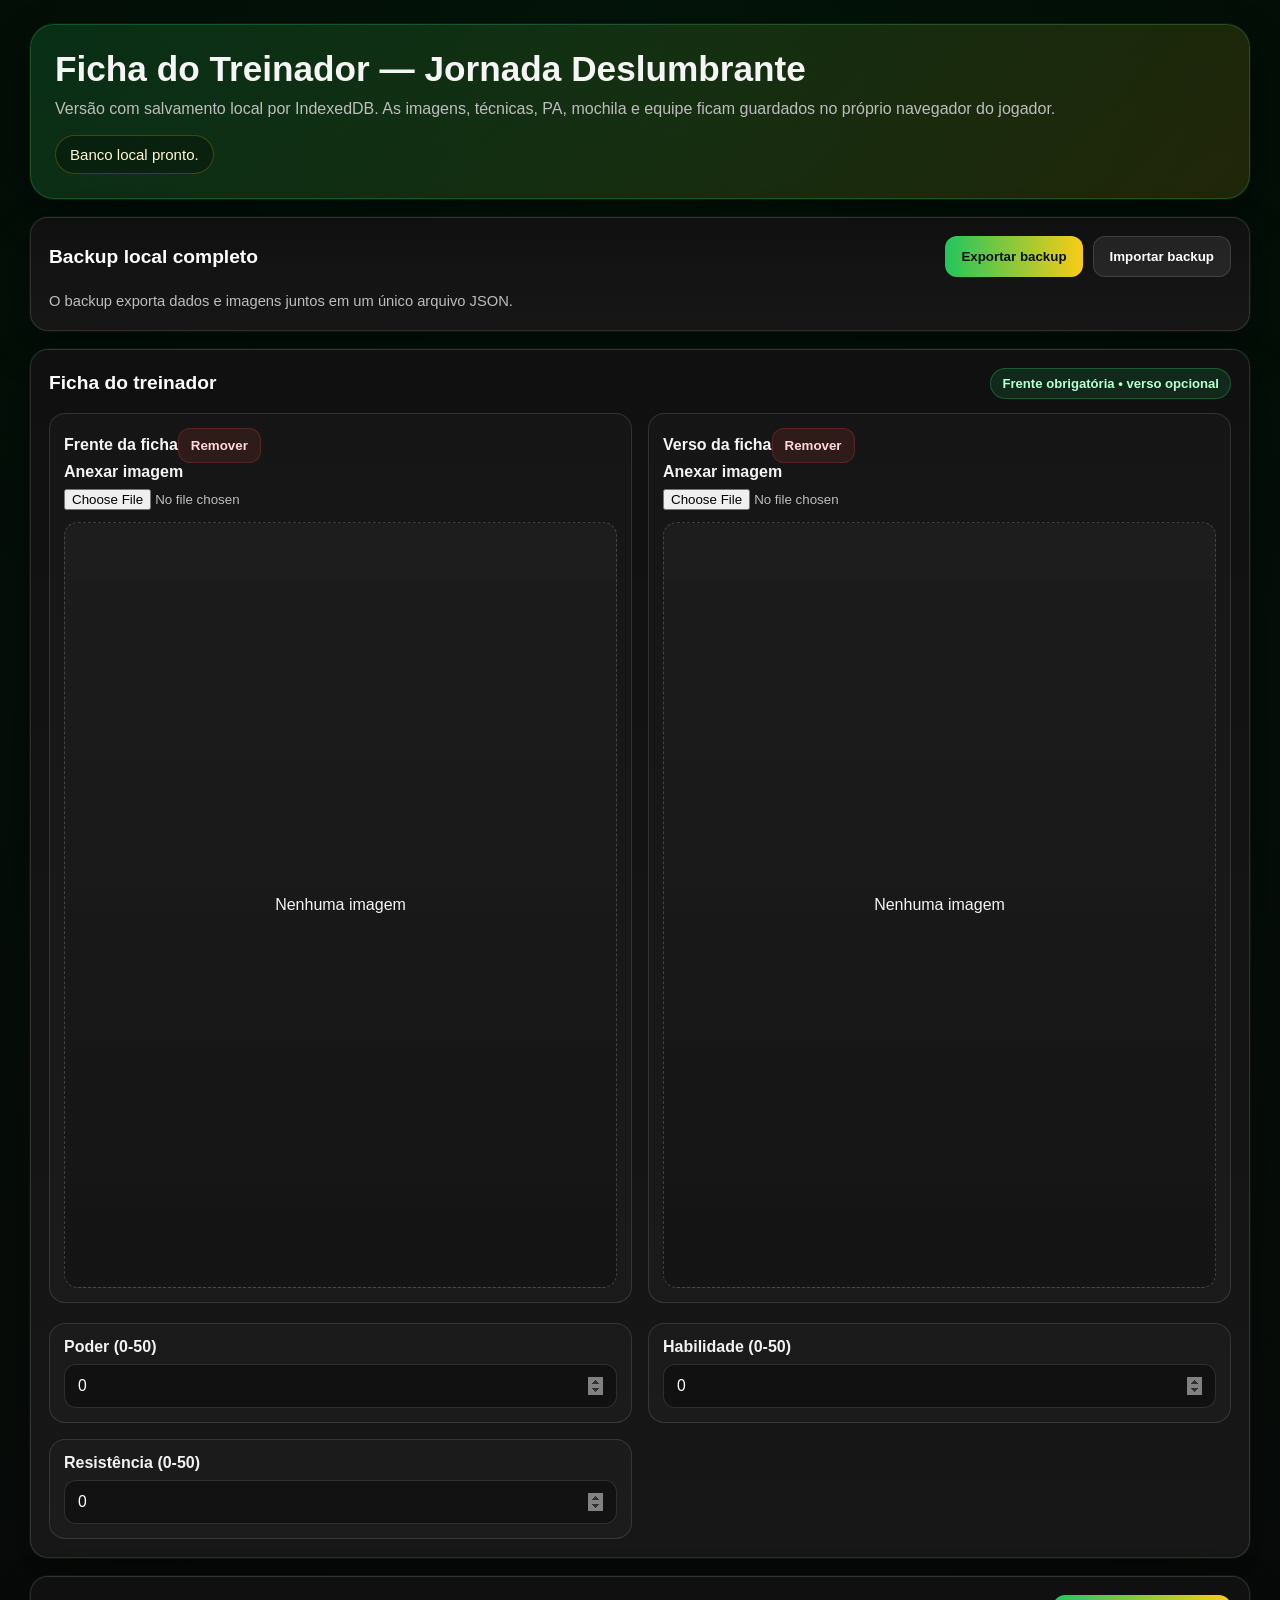
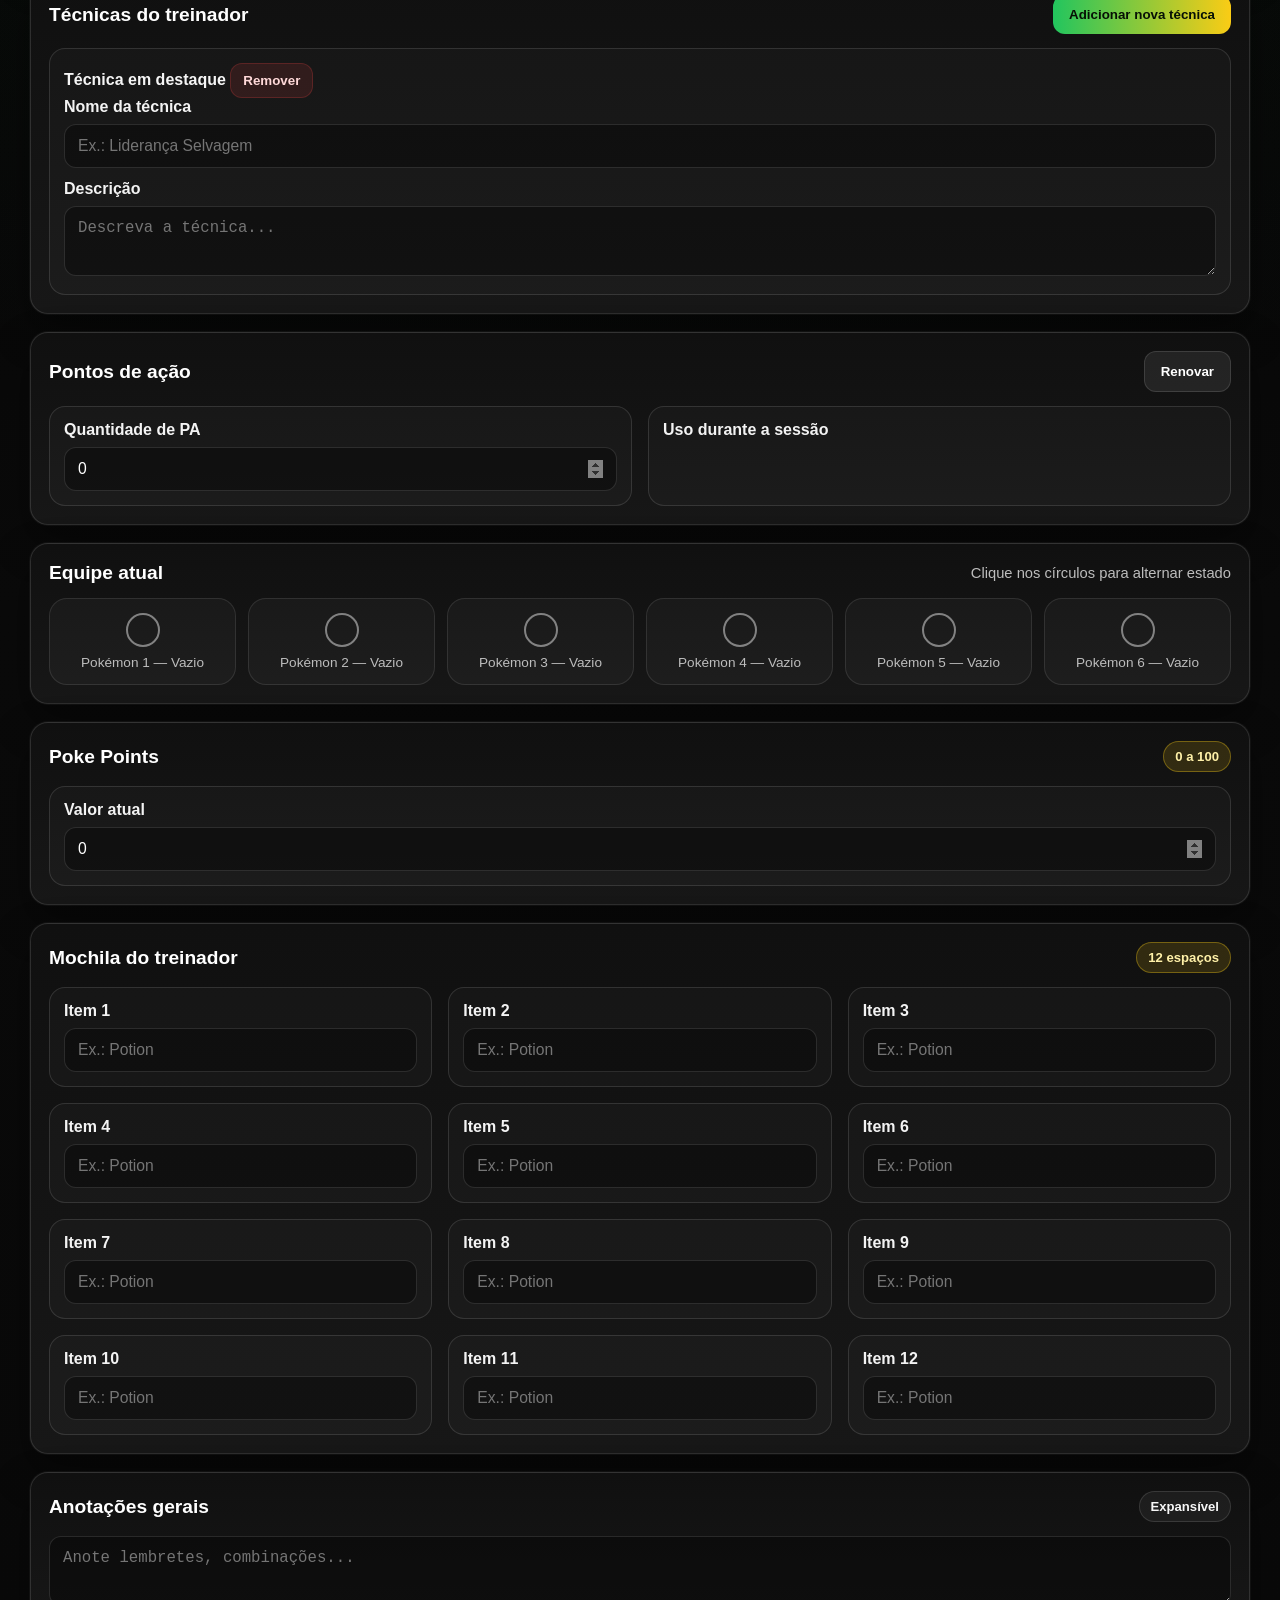
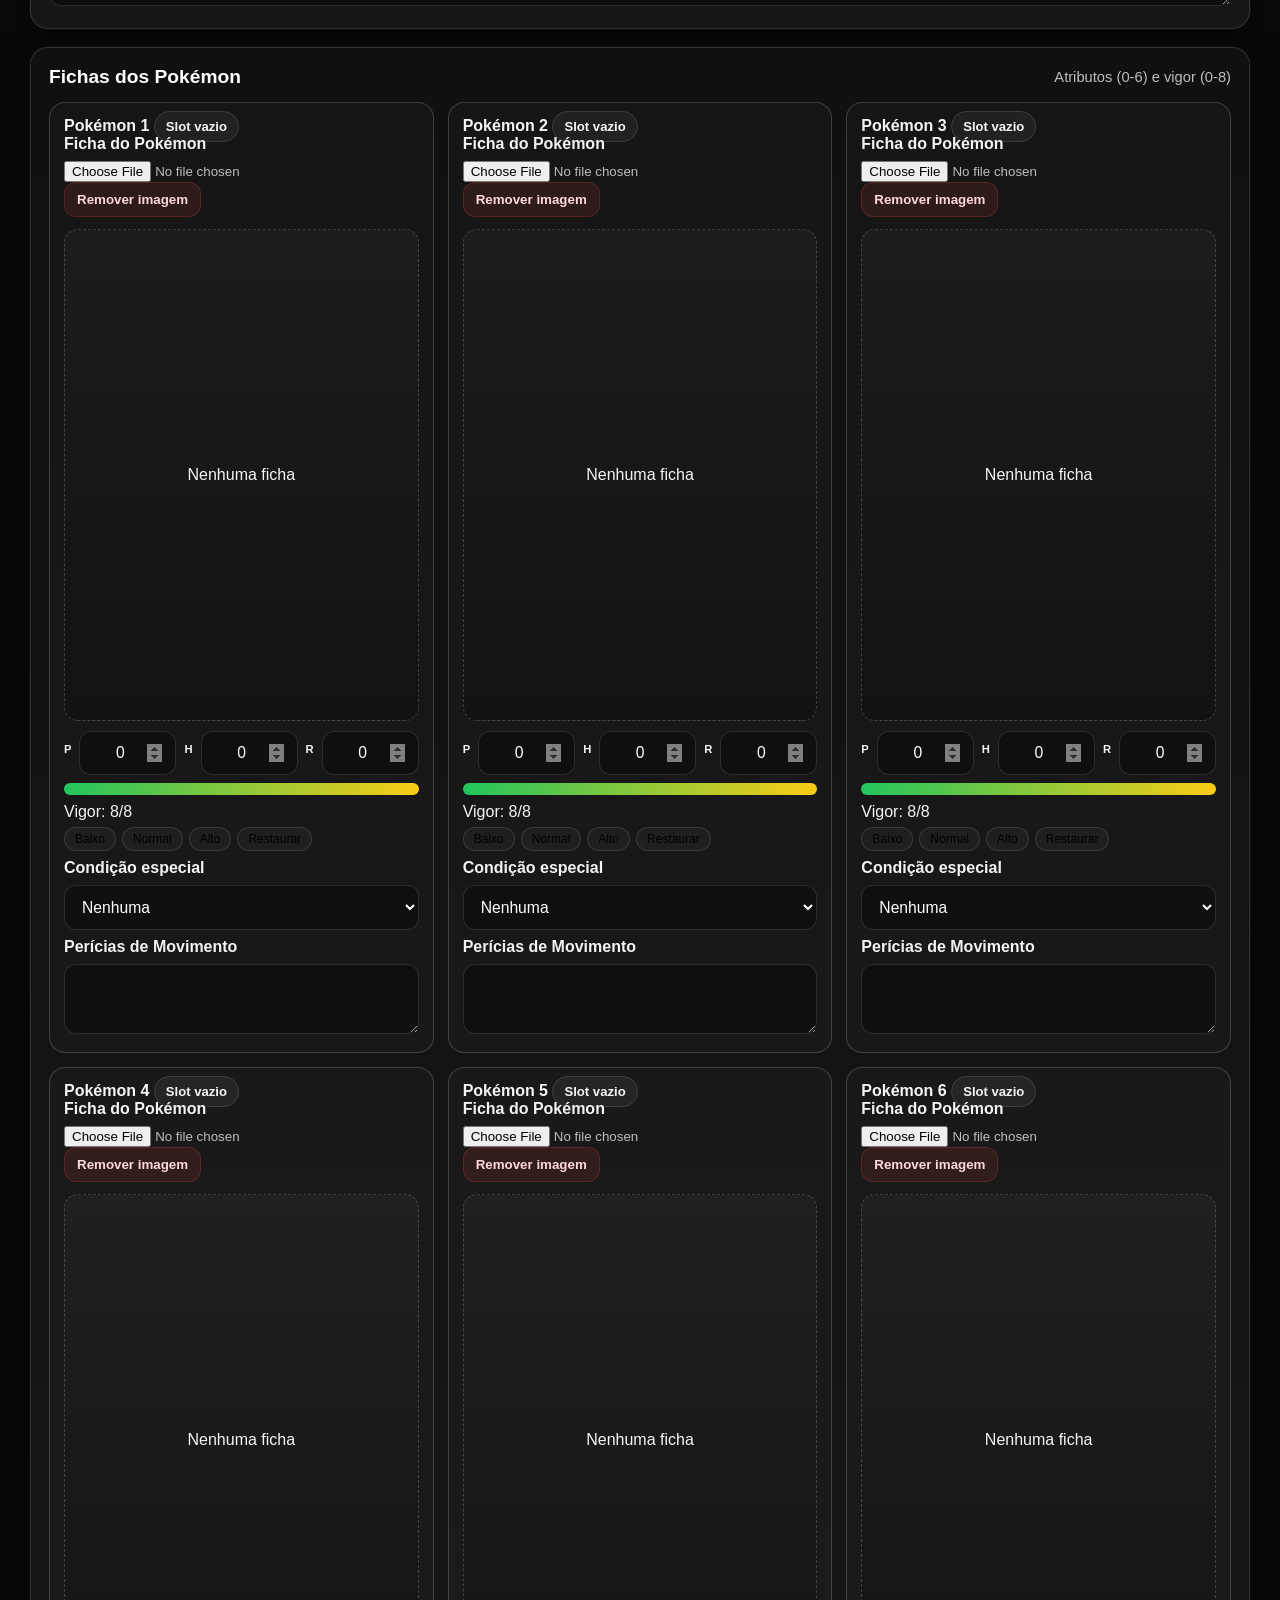
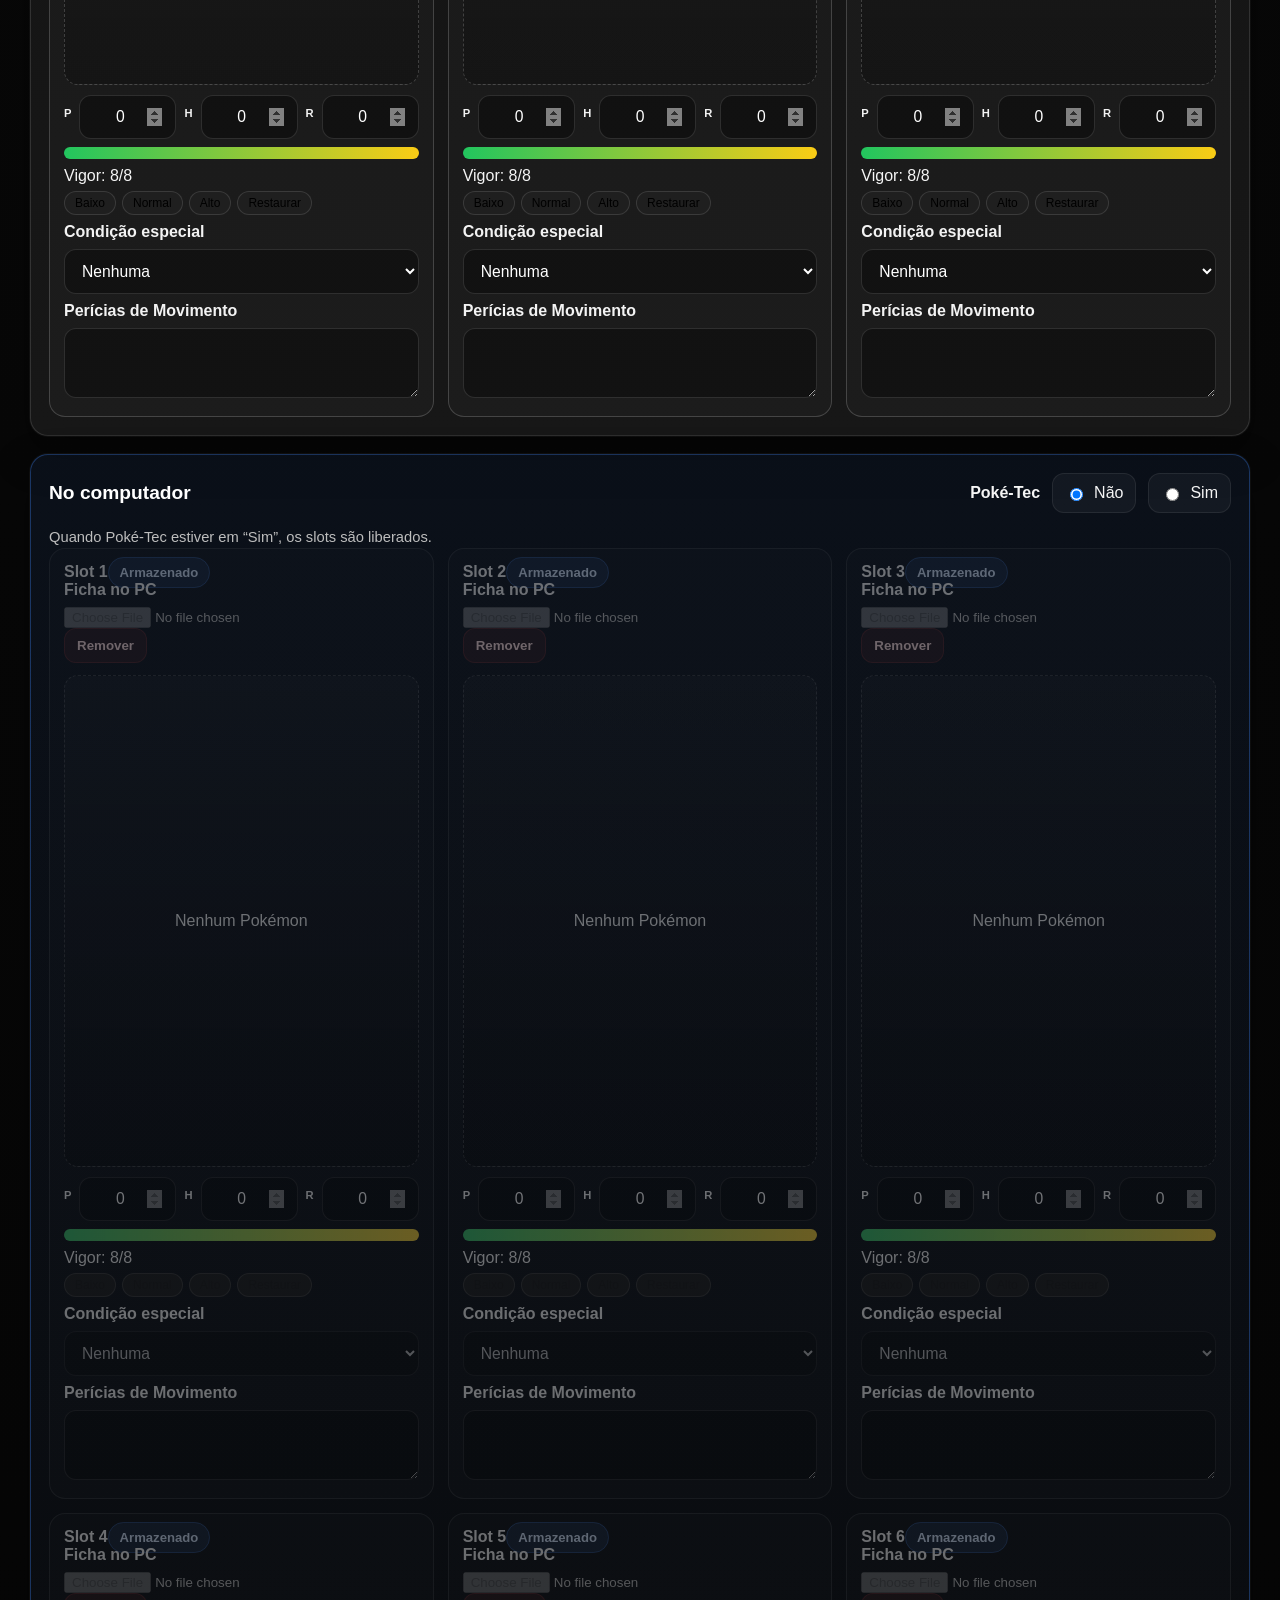
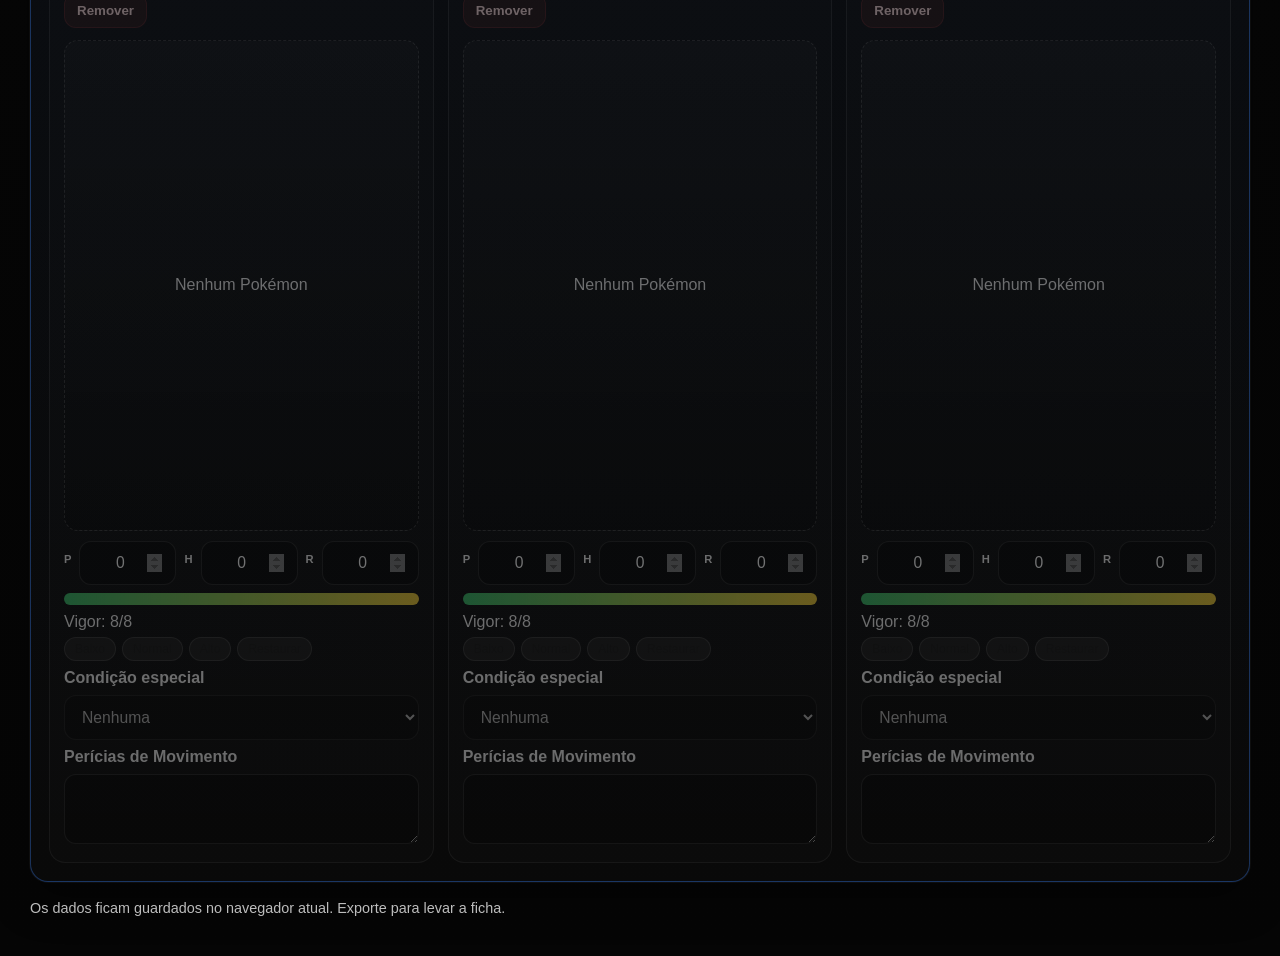
<file: jornada_ficha_treinador.html>
<!DOCTYPE html>
<html lang="pt-BR">
<head>
  <meta charset="UTF-8" />
  <meta name="viewport" content="width=device-width, initial-scale=1.0" />
  <title>Jornada Deslumbrante - Ficha do Treinador</title>
  <style>
    :root {
      --bg: #050505;
      --panel: #101010;
      --panel-2: #171717;
      --text: #f5f5f5;
      --muted: #bdbdbd;
      --green: #22c55e;
      --green-soft: rgba(34, 197, 94, 0.14);
      --yellow: #facc15;
      --yellow-soft: rgba(250, 204, 21, 0.14);
      --red: #ef4444;
      --red-soft: rgba(239, 68, 68, 0.14);
      --blue: #3b82f6;
      --blue-soft: rgba(59, 130, 246, 0.16);
      --white-soft: rgba(255,255,255,0.07);
      --border: rgba(255,255,255,0.12);
      --shadow: 0 0 0 1px rgba(255,255,255,0.04), 0 18px 40px rgba(0,0,0,0.38);
      --radius: 18px;
    }
    * { box-sizing: border-box; }
    body {
      margin: 0;
      font-family: Arial, Helvetica, sans-serif;
      background: radial-gradient(circle at top, rgba(34,197,94,0.10), transparent 28%),
                  linear-gradient(180deg, #000000, #0a0a0a 30%, #050505 100%);
      color: var(--text);
      min-height: 100vh;
    }
    .container {
      width: min(1220px, calc(100% - 24px));
      margin: 24px auto 40px;
    }
    .hero {
      background: linear-gradient(135deg, rgba(34,197,94,0.18), rgba(250,204,21,0.12));
      border: 1px solid rgba(34,197,94,0.28);
      border-radius: 24px;
      padding: 24px;
      box-shadow: var(--shadow);
      margin-bottom: 18px;
    }
    .hero h1 { margin: 0 0 8px; font-size: clamp(1.5rem, 3vw, 2.2rem); }
    .hero p { margin: 0; color: var(--muted); line-height: 1.5; }
    .save-status {
      margin-top: 14px;
      display: inline-flex;
      align-items: center;
      gap: 8px;
      padding: 10px 14px;
      background: rgba(0,0,0,0.28);
      border: 1px solid rgba(250,204,21,0.22);
      border-radius: 999px;
      color: #fff9d0;
      font-size: 0.94rem;
    }
    .section {
      background: linear-gradient(180deg, var(--panel), var(--panel-2));
      border: 1px solid var(--border);
      border-radius: var(--radius);
      box-shadow: var(--shadow);
      padding: 18px;
      margin-bottom: 18px;
    }
    .section-title {
      display: flex;
      align-items: center;
      justify-content: space-between;
      gap: 12px;
      margin-bottom: 14px;
      flex-wrap: wrap;
    }
    .section-title h2 { margin: 0; font-size: 1.2rem; color: white; }
    .hint { color: var(--muted); font-size: 0.92rem; line-height: 1.4; }
    .grid-2, .grid-3, .grid-6 {
      display: grid;
      gap: 16px;
    }
    .grid-2 { grid-template-columns: repeat(2, minmax(0, 1fr)); }
    .grid-3 { grid-template-columns: repeat(3, minmax(0, 1fr)); }
    .grid-6 { grid-template-columns: repeat(6, minmax(0, 1fr)); }
    .field, .upload-card, .technique-card, .pokemon-card, .pc-card, .item-card {
      background: rgba(255,255,255,0.025);
      border: 1px solid var(--border);
      border-radius: 16px;
      padding: 14px;
    }
    .mini-attrs {
      display: flex;
      gap: 8px;
      margin: 10px 0 6px;
      align-items: center;
    }
    .mini-attrs label {
      font-size: 0.7rem;
      margin: 0;
      width: auto;
    }
    .mini-attrs input {
      width: 55px;
      text-align: center;
      padding: 6px 4px;
      font-size: 0.85rem;
    }
    .vigor-bar-container {
      margin: 8px 0;
      background: #2a2a2a;
      border-radius: 12px;
      height: 12px;
      overflow: hidden;
    }
    .vigor-bar-fill {
      width: 100%;
      height: 100%;
      background: linear-gradient(90deg, #22c55e, #facc15);
      transition: width 0.2s;
    }
    .vigor-controls {
      display: flex;
      gap: 6px;
      flex-wrap: wrap;
      margin-top: 6px;
    }
    .vigor-btn {
      background: #1f1f1f;
      border: 1px solid var(--border);
      border-radius: 20px;
      padding: 4px 10px;
      font-size: 0.75rem;
      cursor: pointer;
      transition: 0.1s;
    }
    .vigor-btn:hover { background: #333; }
    .expanding-textarea {
      resize: vertical;
      overflow-y: hidden;
      transition: height 0.05s ease;
    }
    .field label, .upload-card label, .technique-card label, .pokemon-card label, .pc-card label, .item-card label {
      display: block;
      font-weight: 700;
      margin-bottom: 8px;
      color: #f3f3f3;
    }
    input[type="text"], input[type="number"], textarea, select {
      width: 100%;
      padding: 12px 13px;
      border-radius: 12px;
      border: 1px solid rgba(255,255,255,0.12);
      background: rgba(0,0,0,0.35);
      color: white;
      outline: none;
      font-size: 0.98rem;
    }
    input[type="number"] { -moz-appearance: textfield; }
    input[type="number"]::-webkit-inner-spin-button { opacity: 0.5; }
    textarea { min-height: 70px; }
    input[type="file"] { width: 100%; color: var(--muted); }
    .preview {
      width: 100%;
      aspect-ratio: 2253 / 3123;
      margin-top: 12px;
      border-radius: 14px;
      border: 1px dashed rgba(255,255,255,0.18);
      background: linear-gradient(180deg, rgba(255,255,255,0.03), rgba(0,0,0,0.22));
      display: flex;
      align-items: center;
      justify-content: center;
      overflow: hidden;
    }
    .preview img { width: 100%; height: 100%; object-fit: cover; }
    .badge {
      padding: 7px 11px;
      border-radius: 999px;
      font-size: 0.82rem;
      font-weight: 700;
      border: 1px solid rgba(255,255,255,0.12);
      background: rgba(255,255,255,0.05);
    }
    .badge.green { color: #b9ffd0; border-color: rgba(34,197,94,0.34); background: var(--green-soft); }
    .badge.yellow { color: #fff1a8; border-color: rgba(250,204,21,0.34); background: var(--yellow-soft); }
    .badge.blue { color: #cfe2ff; border-color: rgba(59,130,246,0.34); background: var(--blue-soft); }
    .badge.red { color: #ffd0d0; border-color: rgba(239,68,68,0.34); background: var(--red-soft); }
    .btn, .small-btn {
      border: none;
      cursor: pointer;
      border-radius: 12px;
      font-weight: 700;
      transition: transform 0.15s ease;
    }
    .btn:hover, .small-btn:hover { transform: translateY(-1px); }
    .btn { padding: 12px 16px; background: linear-gradient(90deg, var(--green), var(--yellow)); color: #071005; }
    .btn.secondary { background: rgba(255,255,255,0.08); color: white; border: 1px solid rgba(255,255,255,0.12); }
    .small-btn { padding: 9px 12px; background: rgba(255,255,255,0.08); color: white; border: 1px solid rgba(255,255,255,0.1); }
    .small-btn.danger { background: rgba(239,68,68,0.12); border-color: rgba(239,68,68,0.22); color: #ffd9d9; }
    .toolbar { display: flex; gap: 10px; flex-wrap: wrap; }
    .techniques-wrap, .bag-wrap, .pokemon-grid, .pc-grid { display: grid; gap: 14px; }
    .team-status-row { display: grid; grid-template-columns: repeat(6, 1fr); gap: 12px; }
    .team-slot { padding: 14px 10px; border-radius: 18px; border: 1px solid rgba(255,255,255,0.1); text-align: center; background: rgba(255,255,255,0.03); }
    .team-circle {
      width: 34px;
      height: 34px;
      margin: 0 auto 8px;
      border-radius: 999px;
      border: 2px solid rgba(255,255,255,0.45);
      background: transparent;
      cursor: pointer;
      transition: transform 0.15s ease;
    }
    .team-circle:hover { transform: scale(1.05); }
    .team-circle.active { background: var(--green); border-color: rgba(34,197,94,0.95); }
    .team-circle.exhausted { background: var(--yellow); border-color: rgba(250,204,21,0.95); }
    .team-circle.fainted { background: var(--red); border-color: rgba(239,68,68,0.95); }
    .team-caption { font-size: 0.85rem; color: var(--muted); }
    .pokemon-card.state-empty { border-color: rgba(255,255,255,0.18); }
    .pokemon-card.state-active { border-color: rgba(34,197,94,0.55); }
    .pokemon-card.state-exhausted { border-color: rgba(250,204,21,0.55); }
    .pokemon-card.state-fainted { border-color: rgba(239,68,68,0.55); }
    .pc-section { border-color: rgba(59,130,246,0.34); background: linear-gradient(180deg, rgba(59,130,246,0.08), rgba(255,255,255,0.02)); }
    .pc-grid.locked { opacity: 0.42; pointer-events: none; filter: grayscale(0.2); }
    .inline-row { display: flex; gap: 12px; align-items: center; flex-wrap: wrap; }
    .radio-box { display: inline-flex; gap: 8px; align-items: center; padding: 10px 12px; border-radius: 12px; background: rgba(255,255,255,0.04); border: 1px solid rgba(255,255,255,0.08); }
    .mini-note { margin-top: 8px; color: var(--muted); font-size: 0.84rem; }
    .footer-note { color: var(--muted); font-size: 0.9rem; margin-top: 12px; }
    .action-points {
      display: flex;
      gap: 10px;
      flex-wrap: wrap;
      margin-top: 12px;
      min-height: 40px;
    }
    .ap-dot {
      width: 34px;
      height: 34px;
      border-radius: 999px;
      border: 2px solid rgba(250,204,21,0.65);
      background: rgba(250,204,21,0.10);
      cursor: pointer;
      transition: transform 0.15s ease;
    }
    .ap-dot.used {
      background: rgba(250,204,21,0.95);
      box-shadow: 0 0 18px rgba(250,204,21,0.28);
    }
    @media (max-width: 980px) {
      .grid-2, .grid-3, .grid-6, .team-status-row, .pokemon-grid, .pc-grid { grid-template-columns: 1fr 1fr; }
    }
    @media (max-width: 640px) {
      .grid-2, .grid-3, .grid-6, .team-status-row, .pokemon-grid, .pc-grid { grid-template-columns: 1fr; }
      .container { width: min(100%, calc(100% - 16px)); }
      .hero, .section { padding: 14px; }
      .mini-attrs input { width: 45px; }
    }
  </style>
</head>
<body>
<div class="container">
  <section class="hero">
    <h1>Ficha do Treinador — Jornada Deslumbrante</h1>
    <p>Versão com salvamento local por IndexedDB. As imagens, técnicas, PA, mochila e equipe ficam guardados no próprio navegador do jogador.</p>
    <div class="save-status" id="saveStatus">Banco local iniciando...</div>
  </section>

  <section class="section">
    <div class="section-title"><h2>Backup local completo</h2><div class="toolbar"><button class="btn" id="exportBtn">Exportar backup</button><button class="btn secondary" id="importBtn">Importar backup</button><input type="file" id="importFile" accept="application/json" hidden /></div></div>
    <div class="hint">O backup exporta dados e imagens juntos em um único arquivo JSON.</div>
  </section>

  <section class="section">
    <div class="section-title"><h2>Ficha do treinador</h2><span class="badge green">Frente obrigatória • verso opcional</span></div>
    <div class="grid-2">
      <div class="upload-card"><div class="upload-top"><strong>Frente da ficha</strong><button class="small-btn danger remove-image-btn" data-image-key="trainerFront">Remover</button></div><label for="trainerFront">Anexar imagem</label><input id="trainerFront" type="file" accept="image/*" /><div class="preview" id="preview-trainerFront"><span>Nenhuma imagem</span></div></div>
      <div class="upload-card"><div class="upload-top"><strong>Verso da ficha</strong><button class="small-btn danger remove-image-btn" data-image-key="trainerBack">Remover</button></div><label for="trainerBack">Anexar imagem</label><input id="trainerBack" type="file" accept="image/*" /><div class="preview" id="preview-trainerBack"><span>Nenhuma imagem</span></div></div>
    </div>
    <!-- Atributos do treinador -->
    <div class="grid-2" style="margin-top: 20px;">
      <div class="field"><label>Poder (0-50)</label><input type="number" id="trainerPoder" min="0" max="50" value="0" step="1"></div>
      <div class="field"><label>Habilidade (0-50)</label><input type="number" id="trainerHabilidade" min="0" max="50" value="0" step="1"></div>
      <div class="field"><label>Resistência (0-50)</label><input type="number" id="trainerResistencia" min="0" max="50" value="0" step="1"></div>
    </div>
  </section>

  <section class="section">
    <div class="section-title"><h2>Técnicas do treinador</h2><button class="btn" id="addTechniqueBtn">Adicionar nova técnica</button></div>
    <div class="techniques-wrap" id="techniquesWrap"></div>
  </section>

  <section class="section">
    <div class="section-title"><h2>Pontos de ação</h2><button class="btn secondary" id="renewApBtn">Renovar</button></div>
    <div class="grid-2">
      <div class="field"><label>Quantidade de PA</label><input id="apTotal" type="number" min="0" max="50" /></div>
      <div class="field"><label>Uso durante a sessão</label><div class="action-points" id="apDots"></div></div>
    </div>
  </section>

  <section class="section">
    <div class="section-title"><h2>Equipe atual</h2><span class="hint">Clique nos círculos para alternar estado</span></div>
    <div class="team-status-row" id="teamStatusRow"></div>
  </section>

  <!-- Poke Points (apenas input, sem botões) -->
  <section class="section">
    <div class="section-title"><h2>Poke Points</h2><span class="badge yellow">0 a 100</span></div>
    <div class="field"><label>Valor atual</label><input type="number" id="pokePoints" min="0" max="100" value="0" step="1"></div>
  </section>

  <section class="section">
    <div class="section-title"><h2>Mochila do treinador</h2><span class="badge yellow">12 espaços</span></div>
    <div class="grid-3" id="bagWrap"></div>
  </section>

  <section class="section">
    <div class="section-title"><h2>Anotações gerais</h2><span class="badge white">Expansível</span></div>
    <textarea id="generalNotes" class="expanding-textarea" placeholder="Anote lembretes, combinações..."></textarea>
  </section>

  <section class="section">
    <div class="section-title"><h2>Fichas dos Pokémon</h2><span class="hint">Atributos (0-6) e vigor (0-8)</span></div>
    <div class="pokemon-grid grid-3" id="pokemonGrid"></div>
  </section>

  <section class="section pc-section">
    <div class="section-title"><h2>No computador</h2><div class="inline-row"><strong>Poké-Tec</strong><label class="radio-box"><input type="radio" name="pcEnabled" value="nao" checked /> Não</label><label class="radio-box"><input type="radio" name="pcEnabled" value="sim" /> Sim</label></div></div>
    <div class="hint">Quando Poké-Tec estiver em “Sim”, os slots são liberados.</div>
    <div class="pc-grid grid-3 locked" id="pcGrid"></div>
  </section>

  <p class="footer-note">Os dados ficam guardados no navegador atual. Exporte para levar a ficha.</p>
</div>

<script>
  (function() {
    // ---------- CONFIGURAÇÃO ----------
    const DB_NAME = 'jornadaDeslumbranteDB';
    const DB_VERSION = 1;
    const STATE_KEY = 'trainerState';
    const MAX_IMAGE_SIZE = 1600;
    const JPEG_QUALITY = 0.86;

    const defaultState = {
      techniques: [{ id: uid(), name: '', description: '' }],
      apTotal: 0,
      apUsed: [],
      teamStates: Array(6).fill('empty'),
      bagItems: Array(12).fill(''),
      generalNotes: '',
      pokemonConditions: Array(6).fill(''),
      pokemonMoveNotes: Array(6).fill(''),
      pcEnabled: false,
      pcConditions: Array(6).fill(''),
      pcMoveNotes: Array(6).fill(''),
      trainerStats: { poder: 0, habilidade: 0, resistencia: 0 },
      pokePoints: 0,
      pokemonStats: Array(6).fill(null).map(() => ({ poder: 0, habilidade: 0, resistencia: 0 })),
      pokemonVigor: Array(6).fill(8),
      pcStats: Array(6).fill(null).map(() => ({ poder: 0, habilidade: 0, resistencia: 0 })),
      pcVigor: Array(6).fill(8)
    };

    let db = null;
    let state = structuredClone(defaultState);
    let previewUrls = new Map();
    let saveTimer = null;

    // DOM elements
    const saveStatus = document.getElementById('saveStatus');
    const techniquesWrap = document.getElementById('techniquesWrap');
    const apTotalInput = document.getElementById('apTotal');
    const apDots = document.getElementById('apDots');
    const teamStatusRow = document.getElementById('teamStatusRow');
    const bagWrap = document.getElementById('bagWrap');
    const generalNotes = document.getElementById('generalNotes');
    const pokemonGrid = document.getElementById('pokemonGrid');
    const pcGrid = document.getElementById('pcGrid');
    const addTechniqueBtn = document.getElementById('addTechniqueBtn');
    const renewApBtn = document.getElementById('renewApBtn');
    const exportBtn = document.getElementById('exportBtn');
    const importBtn = document.getElementById('importBtn');
    const importFile = document.getElementById('importFile');
    const trainerPoder = document.getElementById('trainerPoder');
    const trainerHabilidade = document.getElementById('trainerHabilidade');
    const trainerResistencia = document.getElementById('trainerResistencia');
    const pokePointsInput = document.getElementById('pokePoints');

    const trainerImageKeys = ['trainerFront', 'trainerBack'];
    const pokemonImageKeys = Array.from({ length: 6 }, (_, i) => `pokemon-${i}`);
    const pcImageKeys = Array.from({ length: 6 }, (_, i) => `pc-${i}`);
    const allImageKeys = [...trainerImageKeys, ...pokemonImageKeys, ...pcImageKeys];

    const CONDITION_OPTIONS = [
      { value: '', label: 'Nenhuma' },
      { value: 'Paralisado', label: 'Paralisado' },
      { value: 'Envenenado', label: 'Envenenado' },
      { value: 'Queimado', label: 'Queimado' },
      { value: 'Confuso', label: 'Confuso' },
      { value: 'Adormecido', label: 'Adormecido' }
    ];

    function uid() { return Math.random().toString(36).slice(2, 11); }
    function setStatus(msg) { saveStatus.textContent = msg; }

    // IndexedDB helpers
    function openDb() {
      return new Promise((resolve, reject) => {
        const req = indexedDB.open(DB_NAME, DB_VERSION);
        req.onupgradeneeded = () => {
          const dbInst = req.result;
          if (!dbInst.objectStoreNames.contains('state')) dbInst.createObjectStore('state');
          if (!dbInst.objectStoreNames.contains('images')) dbInst.createObjectStore('images');
        };
        req.onsuccess = () => resolve(req.result);
        req.onerror = () => reject(req.error);
      });
    }
    function tx(storeNames, mode = 'readonly') { return db.transaction(storeNames, mode); }
    function idbGet(store, key) {
      return new Promise((resolve, reject) => {
        const req = tx([store]).objectStore(store).get(key);
        req.onsuccess = () => resolve(req.result);
        req.onerror = () => reject(req.error);
      });
    }
    function idbPut(store, value, key) {
      return new Promise((resolve, reject) => {
        const req = tx([store], 'readwrite').objectStore(store).put(value, key);
        req.onsuccess = () => resolve();
        req.onerror = () => reject(req.error);
      });
    }
    function idbDelete(store, key) {
      return new Promise((resolve, reject) => {
        const req = tx([store], 'readwrite').objectStore(store).delete(key);
        req.onsuccess = () => resolve();
        req.onerror = () => reject(req.error);
      });
    }

    function fileToImageBitmap(file) {
      return new Promise((resolve, reject) => {
        const img = new Image();
        const url = URL.createObjectURL(file);
        img.onload = () => { URL.revokeObjectURL(url); resolve(img); };
        img.onerror = () => { URL.revokeObjectURL(url); reject(new Error()); };
        img.src = url;
      });
    }
    async function compressImage(file) {
      const image = await fileToImageBitmap(file);
      const ratio = Math.min(1, MAX_IMAGE_SIZE / Math.max(image.width, image.height));
      const width = Math.round(image.width * ratio);
      const height = Math.round(image.height * ratio);
      const canvas = document.createElement('canvas');
      canvas.width = width;
      canvas.height = height;
      const ctx = canvas.getContext('2d');
      ctx.drawImage(image, 0, 0, width, height);
      return new Promise((resolve) => canvas.toBlob(resolve, 'image/jpeg', JPEG_QUALITY));
    }
    function blobToDataURL(blob) {
      return new Promise((resolve, reject) => {
        const reader = new FileReader();
        reader.onload = () => resolve(reader.result);
        reader.onerror = () => reject(reader.error);
        reader.readAsDataURL(blob);
      });
    }
    function dataURLToBlob(dataURL) {
      const [header, data] = dataURL.split(',');
      const mime = header.match(/data:(.*?);base64/)[1];
      const binary = atob(data);
      const array = new Uint8Array(binary.length);
      for (let i = 0; i < binary.length; i++) array[i] = binary.charCodeAt(i);
      return new Blob([array], { type: mime });
    }
    function revokePreview(key) {
      const old = previewUrls.get(key);
      if (old) { URL.revokeObjectURL(old); previewUrls.delete(key); }
    }
    async function renderStoredPreview(key, previewId, emptyText) {
      const preview = document.getElementById(previewId);
      const blob = await idbGet('images', key);
      revokePreview(key);
      if (!blob) { preview.innerHTML = `<span>${emptyText}</span>`; return; }
      const url = URL.createObjectURL(blob);
      previewUrls.set(key, url);
      preview.innerHTML = `<img src="${url}" alt="">`;
    }
    async function updateAllPreviews() {
      await renderStoredPreview('trainerFront', 'preview-trainerFront', 'Nenhuma imagem');
      await renderStoredPreview('trainerBack', 'preview-trainerBack', 'Nenhuma imagem');
      for (let i = 0; i < 6; i++) {
        await renderStoredPreview(`pokemon-${i}`, `preview-pokemon-${i}`, 'Nenhuma ficha');
        await renderStoredPreview(`pc-${i}`, `preview-pc-${i}`, 'Nenhum Pokémon');
      }
      updatePcCardStates();
    }

    function safeState() {
      const next = structuredClone(defaultState);
      const incoming = state || {};
      next.techniques = Array.isArray(incoming.techniques) ? incoming.techniques.map(t => ({ id: t.id || uid(), name: t.name || '', description: t.description || '' })) : [{ id: uid(), name: '', description: '' }];
      next.apTotal = Math.min(50, Math.max(0, Number(incoming.apTotal) || 0));
      next.apUsed = Array.isArray(incoming.apUsed) ? incoming.apUsed.filter(Boolean).slice(0, next.apTotal) : [];
      next.teamStates = Array(6).fill('empty').map((_, i) => incoming.teamStates?.[i] || 'empty');
      next.bagItems = Array(12).fill('').map((_, i) => incoming.bagItems?.[i] || '');
      next.generalNotes = typeof incoming.generalNotes === 'string' ? incoming.generalNotes : '';
      next.pokemonConditions = Array(6).fill('').map((_, i) => incoming.pokemonConditions?.[i] || '');
      next.pokemonMoveNotes = Array(6).fill('').map((_, i) => incoming.pokemonMoveNotes?.[i] || '');
      next.pcEnabled = !!incoming.pcEnabled;
      next.pcConditions = Array(6).fill('').map((_, i) => incoming.pcConditions?.[i] || '');
      next.pcMoveNotes = Array(6).fill('').map((_, i) => incoming.pcMoveNotes?.[i] || '');
      next.trainerStats = {
        poder: Math.min(50, Math.max(0, Number(incoming.trainerStats?.poder) || 0)),
        habilidade: Math.min(50, Math.max(0, Number(incoming.trainerStats?.habilidade) || 0)),
        resistencia: Math.min(50, Math.max(0, Number(incoming.trainerStats?.resistencia) || 0))
      };
      next.pokePoints = Math.min(100, Math.max(0, Number(incoming.pokePoints) || 0));
      next.pokemonStats = Array(6).fill().map((_, i) => ({
        poder: Math.min(6, Math.max(0, Number(incoming.pokemonStats?.[i]?.poder) || 0)),
        habilidade: Math.min(6, Math.max(0, Number(incoming.pokemonStats?.[i]?.habilidade) || 0)),
        resistencia: Math.min(6, Math.max(0, Number(incoming.pokemonStats?.[i]?.resistencia) || 0))
      }));
      next.pokemonVigor = Array(6).fill(8).map((_, i) => Math.min(8, Math.max(0, Number(incoming.pokemonVigor?.[i]) || 8)));
      next.pcStats = Array(6).fill().map((_, i) => ({
        poder: Math.min(6, Math.max(0, Number(incoming.pcStats?.[i]?.poder) || 0)),
        habilidade: Math.min(6, Math.max(0, Number(incoming.pcStats?.[i]?.habilidade) || 0)),
        resistencia: Math.min(6, Math.max(0, Number(incoming.pcStats?.[i]?.resistencia) || 0))
      }));
      next.pcVigor = Array(6).fill(8).map((_, i) => Math.min(8, Math.max(0, Number(incoming.pcVigor?.[i]) || 8)));
      return next;
    }

    async function saveState() {
      state = safeState();
      await idbPut('state', state, STATE_KEY);
      setStatus('Salvo.');
    }
    function queueSave(msg = 'Salvando...') {
      setStatus(msg);
      clearTimeout(saveTimer);
      saveTimer = setTimeout(async () => {
        try { await saveState(); } catch(e) { setStatus('Falha ao salvar.'); }
      }, 180);
    }

    // ---------- FUNÇÕES DE RENDERIZAÇÃO ----------
    function renderTechniques() {
      techniquesWrap.innerHTML = '';
      state.techniques.forEach((tech, idx) => {
        const card = document.createElement('div');
        card.className = `technique-card ${idx === 0 ? 'featured' : ''}`;
        card.innerHTML = `
          <div class="card-top">
            <strong>${idx === 0 ? 'Técnica em destaque' : `Técnica ${idx + 1}`}</strong>
            <button class="small-btn danger" ${state.techniques.length === 1 ? 'disabled' : ''}>Remover</button>
          </div>
          <label>Nome da técnica</label>
          <input type="text" value="${escapeHtml(tech.name)}" placeholder="Ex.: Liderança Selvagem" />
          <label style="margin-top:12px;">Descrição</label>
          <textarea placeholder="Descreva a técnica...">${escapeHtml(tech.description)}</textarea>
        `;
        const removeBtn = card.querySelector('button');
        const nameInput = card.querySelector('input');
        const descArea = card.querySelector('textarea');
        removeBtn.addEventListener('click', () => {
          if (state.techniques.length === 1) return;
          state.techniques.splice(idx, 1);
          renderTechniques();
          queueSave();
        });
        nameInput.addEventListener('input', (e) => { state.techniques[idx].name = e.target.value; queueSave(); });
        descArea.addEventListener('input', (e) => { state.techniques[idx].description = e.target.value; queueSave(); });
        techniquesWrap.appendChild(card);
      });
    }

    function renderAp() {
      apTotalInput.value = state.apTotal;
      apDots.innerHTML = '';
      const total = state.apTotal;
      if (state.apUsed.length > total) state.apUsed = state.apUsed.slice(0, total);
      for (let i = 0; i < total; i++) {
        const dot = document.createElement('button');
        dot.type = 'button';
        dot.className = `ap-dot ${state.apUsed[i] ? 'used' : ''}`;
        dot.addEventListener('click', () => {
          if (!state.apUsed[i]) {
            state.apUsed[i] = true;
            renderAp();
            queueSave();
          }
        });
        apDots.appendChild(dot);
      }
    }

    function renderTeamStatus() {
      teamStatusRow.innerHTML = '';
      state.teamStates.forEach((slotState, idx) => {
        const wrapper = document.createElement('div');
        wrapper.className = 'team-slot';
        const circle = document.createElement('button');
        circle.type = 'button';
        circle.className = `team-circle ${slotState === 'active' ? 'active' : slotState === 'exhausted' ? 'exhausted' : slotState === 'fainted' ? 'fainted' : ''}`;
        circle.addEventListener('click', () => {
          const order = ['empty', 'active', 'exhausted', 'fainted'];
          const cur = state.teamStates[idx] || 'empty';
          const next = order[(order.indexOf(cur) + 1) % order.length];
          state.teamStates[idx] = next;
          renderTeamStatus();
          renderPokemonGrid(); // atualiza bordas dos Pokémon
          queueSave();
        });
        const caption = document.createElement('div');
        caption.className = 'team-caption';
        caption.textContent = `Pokémon ${idx + 1} — ${slotState === 'active' ? 'Ativo' : slotState === 'exhausted' ? 'Exausto' : slotState === 'fainted' ? 'Desmaiado' : 'Vazio'}`;
        wrapper.appendChild(circle);
        wrapper.appendChild(caption);
        teamStatusRow.appendChild(wrapper);
      });
    }

    function renderBag() {
      bagWrap.innerHTML = '';
      for (let i = 0; i < 12; i++) {
        const card = document.createElement('div');
        card.className = 'item-card';
        card.innerHTML = `<label>Item ${i + 1}</label><input type="text" value="${escapeHtml(state.bagItems[i] || '')}" placeholder="Ex.: Potion" />`;
        const inp = card.querySelector('input');
        inp.addEventListener('input', (e) => { state.bagItems[i] = e.target.value; queueSave(); });
        bagWrap.appendChild(card);
      }
    }

    function pokemonStateClass(v) {
      if (v === 'active') return 'state-active';
      if (v === 'exhausted') return 'state-exhausted';
      if (v === 'fainted') return 'state-fainted';
      return 'state-empty';
    }

    function conditionOptions(selected) {
      return CONDITION_OPTIONS.map(o => `<option value="${o.value}" ${selected === o.value ? 'selected' : ''}>${o.label}</option>`).join('');
    }

    function updateVigorUI(type, idx) {
      const container = type === 'pokemon' ? pokemonGrid : pcGrid;
      const card = container.querySelector(`[data-idx="${idx}"]`);
      if (!card) return;
      const vigorVal = type === 'pokemon' ? state.pokemonVigor[idx] : state.pcVigor[idx];
      const bar = card.querySelector('.vigor-bar-fill');
      const span = card.querySelector('.vigor-value');
      if (bar) bar.style.width = `${(vigorVal / 8) * 100}%`;
      if (span) span.textContent = vigorVal;
    }

    function renderPokemonGrid() {
      pokemonGrid.innerHTML = '';
      for (let i = 0; i < 6; i++) {
        const teamState = state.teamStates[i] || 'empty';
        const card = document.createElement('div');
        card.className = `pokemon-card ${pokemonStateClass(teamState)}`;
        card.setAttribute('data-idx', i);
        card.innerHTML = `
          <div class="card-top">
            <strong>Pokémon ${i + 1}</strong>
            ${teamState === 'active' ? '<span class="badge green">Saudável/ativo</span>' : teamState === 'exhausted' ? '<span class="badge yellow">Exausto</span>' : teamState === 'fainted' ? '<span class="badge red">Desmaiado</span>' : '<span class="badge white">Slot vazio</span>'}
          </div>
          <label>Ficha do Pokémon</label>
          <input type="file" class="pokemon-file" data-idx="${i}" accept="image/*" />
          <div class="toolbar"><button class="small-btn danger remove-image-btn" data-image-key="pokemon-${i}">Remover imagem</button></div>
          <div class="preview" id="preview-pokemon-${i}"><span>Nenhuma ficha</span></div>
          <div class="mini-attrs">
            <label>P</label><input type="number" class="pokemon-attr" data-idx="${i}" data-attr="poder" min="0" max="6" value="${state.pokemonStats[i].poder}">
            <label>H</label><input type="number" class="pokemon-attr" data-idx="${i}" data-attr="habilidade" min="0" max="6" value="${state.pokemonStats[i].habilidade}">
            <label>R</label><input type="number" class="pokemon-attr" data-idx="${i}" data-attr="resistencia" min="0" max="6" value="${state.pokemonStats[i].resistencia}">
          </div>
          <div class="vigor-bar-container"><div class="vigor-bar-fill" style="width:${(state.pokemonVigor[i]/8)*100}%"></div></div>
          <div>Vigor: <span class="vigor-value">${state.pokemonVigor[i]}</span>/8</div>
          <div class="vigor-controls">
            <button class="vigor-btn vigor-damage" data-type="pokemon" data-idx="${i}" data-dmg="1">Baixo</button>
            <button class="vigor-btn vigor-damage" data-type="pokemon" data-idx="${i}" data-dmg="2">Normal</button>
            <button class="vigor-btn vigor-damage" data-type="pokemon" data-idx="${i}" data-dmg="3">Alto</button>
            <button class="vigor-btn vigor-heal" data-type="pokemon" data-idx="${i}">Restaurar</button>
          </div>
          <label style="margin-top:8px;">Condição especial</label>
          <select class="pokemon-condition" data-idx="${i}">${conditionOptions(state.pokemonConditions[i])}</select>
          <label style="margin-top:8px;">Perícias de Movimento</label>
          <textarea class="pokemon-move-notes expanding-textarea" data-idx="${i}">${escapeHtml(state.pokemonMoveNotes[i])}</textarea>
        `;
        pokemonGrid.appendChild(card);
      }
      // eventos dos Pokémon
      document.querySelectorAll('.pokemon-file').forEach(input => {
        input.addEventListener('change', async (e) => {
          const idx = parseInt(input.dataset.idx);
          const file = e.target.files?.[0];
          if (file) await saveImageKey(`pokemon-${idx}`, file, `preview-pokemon-${idx}`);
          input.value = '';
        });
      });
      document.querySelectorAll('.pokemon-attr').forEach(inp => {
        inp.addEventListener('change', (e) => {
          const idx = parseInt(inp.dataset.idx);
          const attr = inp.dataset.attr;
          let val = Math.min(6, Math.max(0, parseInt(inp.value) || 0));
          state.pokemonStats[idx][attr] = val;
          inp.value = val;
          queueSave();
        });
      });
      document.querySelectorAll('.pokemon-condition').forEach(sel => {
        sel.addEventListener('change', (e) => {
          const idx = parseInt(sel.dataset.idx);
          state.pokemonConditions[idx] = sel.value;
          queueSave();
        });
      });
      document.querySelectorAll('.pokemon-move-notes').forEach(ta => {
        ta.addEventListener('input', (e) => {
          const idx = parseInt(ta.dataset.idx);
          state.pokemonMoveNotes[idx] = ta.value;
          queueSave();
          makeExpanding(ta);
        });
        makeExpanding(ta);
      });
      // eventos de vigor
      document.querySelectorAll('.vigor-damage').forEach(btn => {
        btn.addEventListener('click', () => {
          const type = btn.dataset.type;
          const idx = parseInt(btn.dataset.idx);
          const dmg = parseInt(btn.dataset.dmg);
          let newVal;
          if (type === 'pokemon') newVal = state.pokemonVigor[idx] - dmg;
          else newVal = state.pcVigor[idx] - dmg;
          newVal = Math.min(8, Math.max(0, newVal));
          if (type === 'pokemon') state.pokemonVigor[idx] = newVal;
          else state.pcVigor[idx] = newVal;
          updateVigorUI(type, idx);
          queueSave();
        });
      });
      document.querySelectorAll('.vigor-heal').forEach(btn => {
        btn.addEventListener('click', () => {
          const type = btn.dataset.type;
          const idx = parseInt(btn.dataset.idx);
          let newVal;
          if (type === 'pokemon') newVal = state.pokemonVigor[idx] + 1;
          else newVal = state.pcVigor[idx] + 1;
          newVal = Math.min(8, Math.max(0, newVal));
          if (type === 'pokemon') state.pokemonVigor[idx] = newVal;
          else state.pcVigor[idx] = newVal;
          updateVigorUI(type, idx);
          queueSave();
        });
      });
    }

    function renderPcGrid() {
      pcGrid.classList.toggle('locked', !state.pcEnabled);
      pcGrid.innerHTML = '';
      for (let i = 0; i < 6; i++) {
        const card = document.createElement('div');
        card.className = 'pc-card';
        card.setAttribute('data-idx', i);
        card.id = `pc-card-${i}`;
        card.innerHTML = `
          <div class="card-top"><strong>Slot ${i + 1}</strong><span class="badge blue">Armazenado</span></div>
          <label>Ficha no PC</label>
          <input type="file" class="pc-file" data-idx="${i}" accept="image/*" ${state.pcEnabled ? '' : 'disabled'} />
          <div class="toolbar"><button class="small-btn danger remove-image-btn" data-image-key="pc-${i}" ${state.pcEnabled ? '' : 'disabled'}>Remover</button></div>
          <div class="preview" id="preview-pc-${i}"><span>Nenhum Pokémon</span></div>
          <div class="mini-attrs">
            <label>P</label><input type="number" class="pc-attr" data-idx="${i}" data-attr="poder" min="0" max="6" value="${state.pcStats[i].poder}" ${state.pcEnabled ? '' : 'disabled'}>
            <label>H</label><input type="number" class="pc-attr" data-idx="${i}" data-attr="habilidade" min="0" max="6" value="${state.pcStats[i].habilidade}" ${state.pcEnabled ? '' : 'disabled'}>
            <label>R</label><input type="number" class="pc-attr" data-idx="${i}" data-attr="resistencia" min="0" max="6" value="${state.pcStats[i].resistencia}" ${state.pcEnabled ? '' : 'disabled'}>
          </div>
          <div class="vigor-bar-container"><div class="vigor-bar-fill" style="width:${(state.pcVigor[i]/8)*100}%"></div></div>
          <div>Vigor: <span class="vigor-value">${state.pcVigor[i]}</span>/8</div>
          <div class="vigor-controls">
            <button class="vigor-btn vigor-damage" data-type="pc" data-idx="${i}" data-dmg="1" ${state.pcEnabled ? '' : 'disabled'}>Baixo</button>
            <button class="vigor-btn vigor-damage" data-type="pc" data-idx="${i}" data-dmg="2" ${state.pcEnabled ? '' : 'disabled'}>Normal</button>
            <button class="vigor-btn vigor-damage" data-type="pc" data-idx="${i}" data-dmg="3" ${state.pcEnabled ? '' : 'disabled'}>Alto</button>
            <button class="vigor-btn vigor-heal" data-type="pc" data-idx="${i}" ${state.pcEnabled ? '' : 'disabled'}>Restaurar</button>
          </div>
          <label style="margin-top:8px;">Condição especial</label>
          <select class="pc-condition" data-idx="${i}" ${state.pcEnabled ? '' : 'disabled'}>${conditionOptions(state.pcConditions[i])}</select>
          <label style="margin-top:8px;">Perícias de Movimento</label>
          <textarea class="pc-move-notes expanding-textarea" data-idx="${i}" ${state.pcEnabled ? '' : 'disabled'}>${escapeHtml(state.pcMoveNotes[i])}</textarea>
        `;
        pcGrid.appendChild(card);
      }
      // eventos PC
      document.querySelectorAll('.pc-file').forEach(input => {
        input.addEventListener('change', async (e) => {
          if (!state.pcEnabled) return;
          const idx = parseInt(input.dataset.idx);
          const file = e.target.files?.[0];
          if (file) await saveImageKey(`pc-${idx}`, file, `preview-pc-${idx}`);
          input.value = '';
        });
      });
      document.querySelectorAll('.pc-attr').forEach(inp => {
        inp.addEventListener('change', (e) => {
          if (!state.pcEnabled) return;
          const idx = parseInt(inp.dataset.idx);
          const attr = inp.dataset.attr;
          let val = Math.min(6, Math.max(0, parseInt(inp.value) || 0));
          state.pcStats[idx][attr] = val;
          inp.value = val;
          queueSave();
        });
      });
      document.querySelectorAll('.pc-condition').forEach(sel => {
        sel.addEventListener('change', (e) => {
          if (!state.pcEnabled) return;
          const idx = parseInt(sel.dataset.idx);
          state.pcConditions[idx] = sel.value;
          queueSave();
        });
      });
      document.querySelectorAll('.pc-move-notes').forEach(ta => {
        ta.addEventListener('input', (e) => {
          if (!state.pcEnabled) return;
          const idx = parseInt(ta.dataset.idx);
          state.pcMoveNotes[idx] = ta.value;
          queueSave();
          makeExpanding(ta);
        });
        makeExpanding(ta);
      });
      document.querySelectorAll('.vigor-damage, .vigor-heal').forEach(btn => {
        btn.addEventListener('click', () => {
          if (!state.pcEnabled) return;
          const type = btn.dataset.type;
          const idx = parseInt(btn.dataset.idx);
          let newVal;
          if (btn.classList.contains('vigor-damage')) {
            const dmg = parseInt(btn.dataset.dmg);
            newVal = state.pcVigor[idx] - dmg;
          } else {
            newVal = state.pcVigor[idx] + 1;
          }
          newVal = Math.min(8, Math.max(0, newVal));
          state.pcVigor[idx] = newVal;
          updateVigorUI('pc', idx);
          queueSave();
        });
      });
    }

    async function updatePcCardStates() {
      for (let i = 0; i < 6; i++) {
        const card = document.getElementById(`pc-card-${i}`);
        if (card) {
          const blob = await idbGet('images', `pc-${i}`);
          card.classList.toggle('filled', Boolean(blob));
        }
      }
    }

    function bindRemoveButtons() {
      document.querySelectorAll('.remove-image-btn').forEach(btn => {
        if (btn.dataset.bound) return;
        btn.dataset.bound = '1';
        btn.addEventListener('click', async () => {
          const key = btn.dataset.imageKey;
          await removeImageKey(key);
        });
      });
    }

    async function saveImageKey(key, file, previewId) {
      try {
        setStatus('Processando imagem...');
        const blob = await compressImage(file);
        await idbPut('images', blob, key);
        await renderStoredPreview(key, previewId, 'Nenhuma imagem');
        updatePcCardStates();
        setStatus('Imagem salva.');
      } catch(e) { setStatus('Falha na imagem.'); }
    }

    async function removeImageKey(key) {
      await idbDelete('images', key);
      revokePreview(key);
      if (key.startsWith('trainer')) {
        document.getElementById(`preview-${key}`).innerHTML = '<span>Nenhuma imagem anexada.</span>';
      } else if (key.startsWith('pokemon-')) {
        const idx = key.split('-')[1];
        document.getElementById(`preview-pokemon-${idx}`).innerHTML = '<span>Nenhuma ficha anexada.</span>';
      } else if (key.startsWith('pc-')) {
        const idx = key.split('-')[1];
        document.getElementById(`preview-pc-${idx}`).innerHTML = '<span>Nenhum Pokémon armazenado.</span>';
      }
      await updatePcCardStates();
      setStatus('Imagem removida.');
    }

    function escapeHtml(str) {
      return String(str).replace(/[&<>]/g, function(m) {
        if (m === '&') return '&amp;';
        if (m === '<') return '&lt;';
        if (m === '>') return '&gt;';
        return m;
      });
    }

    async function exportBackup() {
      try {
        await saveState();
        const exportData = { version: 2, exportedAt: new Date().toISOString(), state, images: {} };
        for (const key of allImageKeys) {
          const blob = await idbGet('images', key);
          if (blob) exportData.images[key] = await blobToDataURL(blob);
        }
        const blob = new Blob([JSON.stringify(exportData, null, 2)], { type: 'application/json' });
        const url = URL.createObjectURL(blob);
        const a = document.createElement('a');
        a.href = url;
        a.download = `jornada-backup-${new Date().toISOString().slice(0, 10)}.json`;
        a.click();
        URL.revokeObjectURL(url);
        setStatus('Backup exportado.');
      } catch(e) { setStatus('Falha na exportação.'); }
    }

    async function importBackup(file) {
      try {
        const text = await file.text();
        const parsed = JSON.parse(text);
        if (!parsed.state) throw new Error();
        state = structuredClone(parsed.state);
        state = safeState();
        await idbPut('state', state, STATE_KEY);
        for (const key of allImageKeys) await idbDelete('images', key);
        for (const [key, dataURL] of Object.entries(parsed.images)) {
          if (allImageKeys.includes(key)) await idbPut('images', dataURLToBlob(dataURL), key);
        }
        renderAll();
        setStatus('Backup importado.');
      } catch(e) { setStatus('Falha na importação.'); alert('Arquivo inválido.'); }
    }

    function makeExpanding(textarea) {
      if (!textarea) return;
      const adjust = () => {
        textarea.style.height = 'auto';
        textarea.style.height = Math.min(textarea.scrollHeight, 400) + 'px';
      };
      textarea.addEventListener('input', adjust);
      setTimeout(adjust, 10);
    }

    function renderAll() {
      state = safeState();
      renderTechniques();
      renderAp();
      renderTeamStatus();
      renderBag();
      generalNotes.value = state.generalNotes;
      makeExpanding(generalNotes);
      renderPokemonGrid();
      renderPcGrid();
      document.querySelector(`input[name="pcEnabled"][value="${state.pcEnabled ? 'sim' : 'nao'}"]`).checked = true;
      renderStoredPreview('trainerFront', 'preview-trainerFront', 'Nenhuma imagem');
      renderStoredPreview('trainerBack', 'preview-trainerBack', 'Nenhuma imagem');
      trainerPoder.value = state.trainerStats.poder;
      trainerHabilidade.value = state.trainerStats.habilidade;
      trainerResistencia.value = state.trainerStats.resistencia;
      pokePointsInput.value = state.pokePoints;
      bindRemoveButtons();
    }

    async function init() {
      try {
        db = await openDb();
        const saved = await idbGet('state', STATE_KEY);
        if (saved) state = saved;
        renderAll();
        await updateAllPreviews();
        setStatus('Banco local pronto.');
      } catch(e) { setStatus('Erro ao iniciar.'); }
    }

    function bindGlobalEvents() {
      addTechniqueBtn.addEventListener('click', () => {
        state.techniques.push({ id: uid(), name: '', description: '' });
        renderTechniques();
        queueSave();
      });
      apTotalInput.addEventListener('input', (e) => {
        let v = Math.min(50, Math.max(0, Number(e.target.value) || 0));
        state.apTotal = v;
        if (state.apUsed.length > v) state.apUsed = state.apUsed.slice(0, v);
        renderAp();
        queueSave();
      });
      renewApBtn.addEventListener('click', () => {
        state.apUsed = Array(state.apTotal).fill(false);
        renderAp();
        queueSave();
      });
      trainerImageKeys.forEach(key => {
        document.getElementById(key).addEventListener('change', async (e) => {
          const file = e.target.files?.[0];
          if (file) await saveImageKey(key, file, `preview-${key}`);
        });
      });
      generalNotes.addEventListener('input', (e) => {
        state.generalNotes = e.target.value;
        queueSave();
        makeExpanding(generalNotes);
      });
      document.querySelectorAll('input[name="pcEnabled"]').forEach(inp => {
        inp.addEventListener('change', (e) => {
          state.pcEnabled = e.target.value === 'sim';
          renderPcGrid();
          queueSave();
        });
      });
      exportBtn.addEventListener('click', exportBackup);
      importBtn.addEventListener('click', () => importFile.click());
      importFile.addEventListener('change', async (e) => {
        if (e.target.files?.[0]) await importBackup(e.target.files[0]);
        importFile.value = '';
      });
      trainerPoder.addEventListener('change', (e) => { state.trainerStats.poder = Math.min(50, Math.max(0, Number(e.target.value) || 0)); queueSave(); });
      trainerHabilidade.addEventListener('change', (e) => { state.trainerStats.habilidade = Math.min(50, Math.max(0, Number(e.target.value) || 0)); queueSave(); });
      trainerResistencia.addEventListener('change', (e) => { state.trainerStats.resistencia = Math.min(50, Math.max(0, Number(e.target.value) || 0)); queueSave(); });
      pokePointsInput.addEventListener('change', (e) => { state.pokePoints = Math.min(100, Math.max(0, Number(e.target.value) || 0)); queueSave(); });
    }

    init();
    bindGlobalEvents();
  })();
</script>
</body>
</html>
</file>
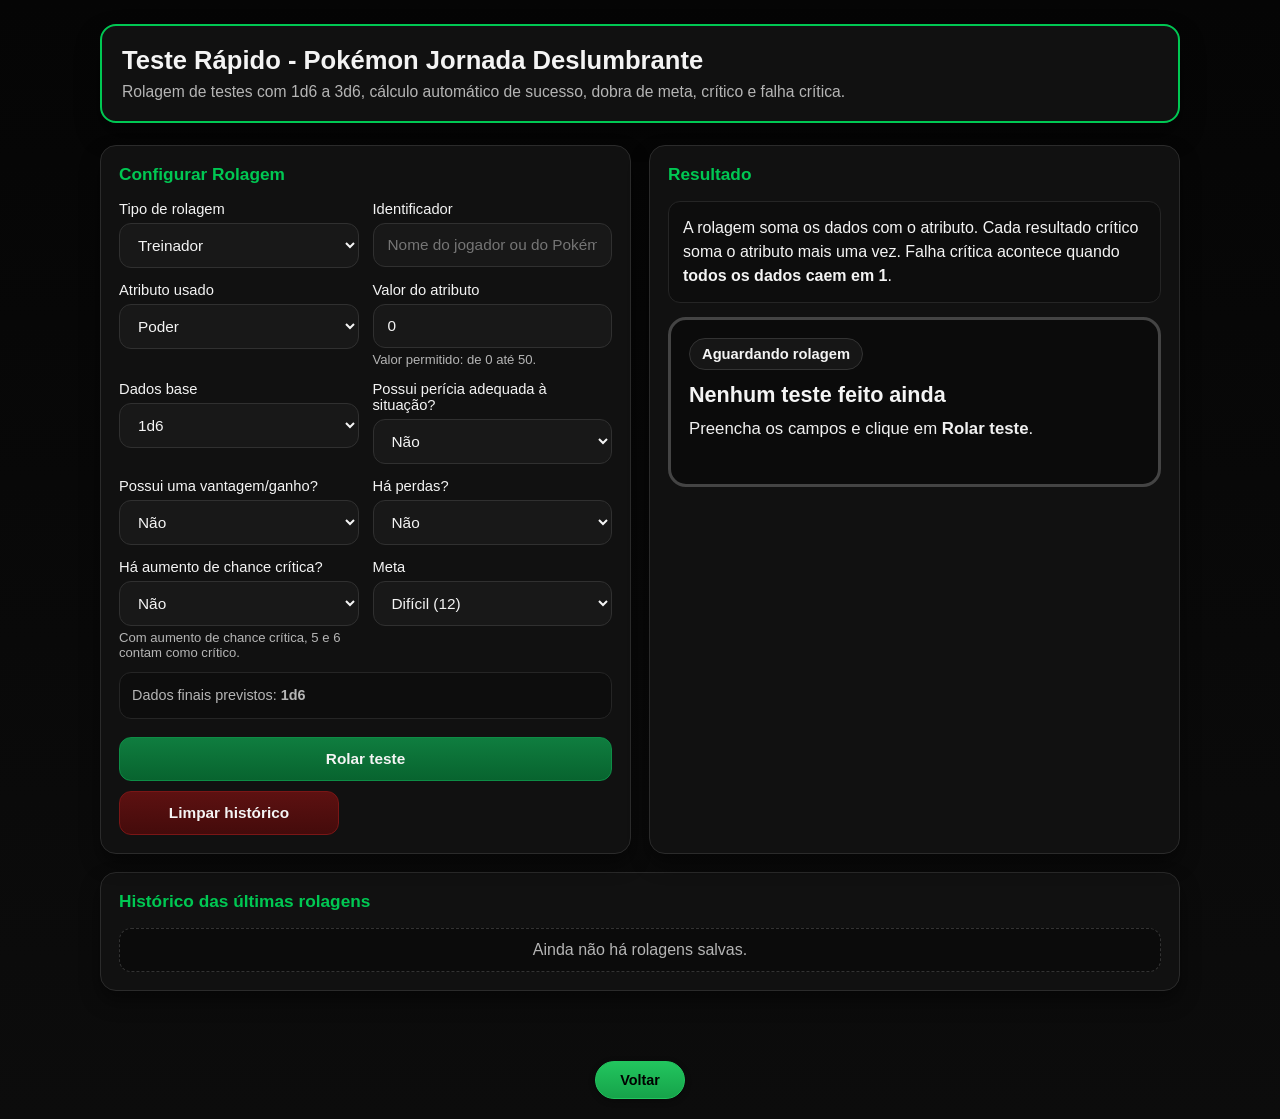
<file: Teste rápido JD.html>
<!DOCTYPE html>
<html lang="pt-BR">
<head>
  <meta charset="UTF-8" />
  <meta name="viewport" content="width=device-width, initial-scale=1.0" />
  <title>Teste Rápido - Pokémon Jornada Deslumbrante</title>
  <link rel="icon" type="image/png" href="logo_jornada_deslumbrante-removebg-preview.png">
  <style>
    :root {
      --bg: #050505;
      --panel: #111111;
      --panel-2: #181818;
      --text: #f4f4f4;
      --muted: #b5b5b5;
      --green: #00c853;
      --red: #ff2d2d;
      --yellow: #ffd600;
      --border: #2b2b2b;
      --shadow: rgba(0, 0, 0, 0.45);
    }

    * { box-sizing: border-box; }

    body {
      margin: 0;
      font-family: Arial, Helvetica, sans-serif;
      background: linear-gradient(180deg, #050505 0%, #0c0c0c 100%);
      color: var(--text);
    }

    .container {
      width: min(1080px, calc(100% - 32px));
      margin: 0 auto;
      padding: 24px 0 40px;
    }

    .title-box {
      background: var(--panel);
      border: 2px solid var(--green);
      border-radius: 16px;
      padding: 20px;
      margin-bottom: 22px;
      box-shadow: 0 12px 24px var(--shadow);
    }

    h1 {
      margin: 0;
      font-size: clamp(1.5rem, 2vw, 2.2rem);
      color: var(--text);
    }

    .subtitle {
      margin-top: 8px;
      color: var(--muted);
      font-size: 0.98rem;
    }

    .grid {
      display: grid;
      grid-template-columns: repeat(2, minmax(0, 1fr));
      gap: 18px;
    }

    .panel {
      background: var(--panel);
      border: 1px solid var(--border);
      border-radius: 16px;
      padding: 18px;
      box-shadow: 0 10px 20px var(--shadow);
    }

    .panel h2 {
      margin: 0 0 16px;
      font-size: 1.08rem;
      color: var(--green);
    }

    .form-grid {
      display: grid;
      grid-template-columns: repeat(2, minmax(0, 1fr));
      gap: 14px;
    }

    .full {
      grid-column: 1 / -1;
    }

    label {
      display: block;
      margin-bottom: 6px;
      font-size: 0.92rem;
      color: var(--text);
    }

    input, select, button {
      width: 100%;
      border-radius: 12px;
      border: 1px solid #303030;
      background: var(--panel-2);
      color: var(--text);
      padding: 12px 14px;
      font-size: 0.96rem;
    }

    input:focus, select:focus {
      outline: 2px solid rgba(0, 200, 83, 0.35);
      border-color: var(--green);
    }

    .hint {
      margin-top: 4px;
      font-size: 0.82rem;
      color: var(--muted);
    }

    .inline-info {
      margin-top: 12px;
      padding: 12px;
      background: #0d0d0d;
      border: 1px solid #252525;
      border-radius: 12px;
      color: var(--muted);
      font-size: 0.9rem;
      line-height: 1.45;
    }

    .actions {
      display: flex;
      gap: 10px;
      flex-wrap: wrap;
      margin-top: 18px;
    }

    .btn-primary {
      background: linear-gradient(180deg, #0f7d3f 0%, #08642f 100%);
      border-color: #0d8d46;
      font-weight: 700;
      cursor: pointer;
    }

    .btn-secondary {
      background: linear-gradient(180deg, #5d1111 0%, #440b0b 100%);
      border-color: #7a1616;
      font-weight: 700;
      cursor: pointer;
      max-width: 220px;
    }

    .summary-box {
      background: #0d0d0d;
      border: 1px solid #252525;
      border-radius: 12px;
      padding: 14px;
      margin-bottom: 14px;
      line-height: 1.5;
    }

    .result-card {
      min-height: 170px;
      background: #0b0b0b;
      border: 3px solid #444;
      border-radius: 18px;
      padding: 18px;
      transition: 0.25s ease;
    }

    .result-card.success {
      border-color: var(--green);
      box-shadow: 0 0 0 1px rgba(0, 200, 83, 0.15), 0 12px 26px rgba(0, 200, 83, 0.08);
    }

    .result-card.fail {
      border-color: var(--red);
      box-shadow: 0 0 0 1px rgba(255, 45, 45, 0.15), 0 12px 26px rgba(255, 45, 45, 0.08);
    }

    .result-card.double {
      border-color: var(--yellow);
      box-shadow: 0 0 0 1px rgba(255, 214, 0, 0.18), 0 12px 26px rgba(255, 214, 0, 0.08);
    }

    .result-card.critical-fail {
      background: linear-gradient(180deg, #7a1010 0%, #540909 100%);
      border-color: #ff8b8b;
      color: #fff;
      box-shadow: 0 12px 26px rgba(255, 45, 45, 0.18);
    }

    .status {
      display: inline-block;
      padding: 7px 12px;
      border-radius: 999px;
      font-weight: 700;
      font-size: 0.92rem;
      margin-bottom: 12px;
      background: #161616;
      border: 1px solid #333;
    }

    .result-title {
      margin: 0 0 8px;
      font-size: 1.35rem;
    }

    .result-main {
      font-size: 1.05rem;
      line-height: 1.55;
      color: #f0f0f0;
    }

    .math {
      margin-top: 10px;
      color: var(--muted);
      font-size: 0.95rem;
      line-height: 1.5;
    }

    .history-list {
      display: grid;
      gap: 12px;
    }

    .history-item {
      background: #0d0d0d;
      border: 1px solid #242424;
      border-left: 5px solid #444;
      border-radius: 12px;
      padding: 12px 14px;
    }

    .history-item.success { border-left-color: var(--green); }
    .history-item.fail { border-left-color: var(--red); }
    .history-item.double { border-left-color: var(--yellow); }
    .history-item.critical-fail { border-left-color: #ff9e9e; background: #2b0b0b; }

    .history-head {
      display: flex;
      justify-content: space-between;
      gap: 10px;
      flex-wrap: wrap;
      margin-bottom: 6px;
    }

    .history-title {
      font-weight: 700;
      color: var(--text);
    }

    .history-meta,
    .history-text {
      color: var(--muted);
      font-size: 0.92rem;
      line-height: 1.45;
    }

    .empty {
      color: var(--muted);
      padding: 12px;
      border: 1px dashed #333;
      border-radius: 12px;
      text-align: center;
      background: #0b0b0b;
    }

    @media (max-width: 820px) {
      .grid,
      .form-grid {
        grid-template-columns: 1fr;
      }

      .btn-secondary {
        max-width: none;
      }
    }
  </style>
</head>
<body>
  <div class="container">
    <div class="title-box">
      <h1>Teste Rápido - Pokémon Jornada Deslumbrante</h1>
      <div class="subtitle">Rolagem de testes com 1d6 a 3d6, cálculo automático de sucesso, dobra de meta, crítico e falha crítica.</div>
    </div>

    <div class="grid">
      <section class="panel">
        <h2>Configurar Rolagem</h2>

        <div class="form-grid">
          <div>
            <label for="tipoRolagem">Tipo de rolagem</label>
            <select id="tipoRolagem">
              <option value="Treinador">Treinador</option>
              <option value="Pokémon">Pokémon</option>
            </select>
          </div>

          <div>
            <label for="identificador">Identificador</label>
            <input id="identificador" type="text" placeholder="Nome do jogador ou do Pokémon (opcional)" maxlength="60" />
          </div>

          <div>
            <label for="atributoNome">Atributo usado</label>
            <select id="atributoNome">
              <option value="Poder">Poder</option>
              <option value="Resistência">Resistência</option>
              <option value="Habilidade">Habilidade</option>
            </select>
          </div>

          <div>
            <label for="atributoValor">Valor do atributo</label>
            <input id="atributoValor" type="number" min="0" max="50" value="0" />
            <div class="hint">Valor permitido: de 0 até 50.</div>
          </div>

          <div>
            <label for="dadosBase">Dados base</label>
            <select id="dadosBase">
              <option value="1">1d6</option>
              <option value="2">2d6</option>
              <option value="3">3d6</option>
            </select>
          </div>

          <div>
            <label for="pericia">Possui perícia adequada à situação?</label>
            <select id="pericia">
              <option value="nao">Não</option>
              <option value="sim">Sim</option>
            </select>
          </div>

          <div>
            <label for="vantagem">Possui uma vantagem/ganho?</label>
            <select id="vantagem">
              <option value="nao">Não</option>
              <option value="sim">Sim</option>
            </select>
          </div>

          <div>
            <label for="perdas">Há perdas?</label>
            <select id="perdas">
              <option value="0">Não</option>
              <option value="1">1 perda</option>
              <option value="2">2 perdas</option>
              <option value="3">3 perdas</option>
            </select>
          </div>

          <div>
            <label for="chanceCritica">Há aumento de chance crítica?</label>
            <select id="chanceCritica">
              <option value="nao">Não</option>
              <option value="sim">Sim</option>
            </select>
            <div class="hint">Com aumento de chance crítica, 5 e 6 contam como crítico.</div>
          </div>

          <div>
            <label for="meta">Meta</label>
            <select id="meta">
              <option value="6">Fácil (6)</option>
              <option value="9">Médio (9)</option>
              <option value="12" selected>Difícil (12)</option>
              <option value="15">Muito Difícil (15)</option>
            </select>
          </div>
        </div>

        <div class="inline-info" id="previewDados">
          Dados finais previstos: <strong>1d6</strong>
        </div>

        <div class="actions">
          <button class="btn-primary" id="rolarBtn">Rolar teste</button>
          <button class="btn-secondary" id="limparHistoricoBtn" type="button">Limpar histórico</button>
        </div>
      </section>

      <section class="panel">
        <h2>Resultado</h2>

        <div class="summary-box">
          A rolagem soma os dados com o atributo. Cada resultado crítico soma o atributo mais uma vez. Falha crítica acontece quando <strong>todos os dados caem em 1</strong>.
        </div>

        <div class="result-card" id="resultadoCard">
          <div class="status">Aguardando rolagem</div>
          <h3 class="result-title">Nenhum teste feito ainda</h3>
          <div class="result-main">Preencha os campos e clique em <strong>Rolar teste</strong>.</div>
        </div>
      </section>
    </div>

    <section class="panel" style="margin-top: 18px;">
      <h2>Histórico das últimas rolagens</h2>
      <div class="history-list" id="historicoLista">
        <div class="empty">Ainda não há rolagens salvas.</div>
      </div>
    </section>
  </div>

  <script>
    const elementos = {
      tipoRolagem: document.getElementById('tipoRolagem'),
      identificador: document.getElementById('identificador'),
      atributoNome: document.getElementById('atributoNome'),
      atributoValor: document.getElementById('atributoValor'),
      dadosBase: document.getElementById('dadosBase'),
      pericia: document.getElementById('pericia'),
      vantagem: document.getElementById('vantagem'),
      perdas: document.getElementById('perdas'),
      chanceCritica: document.getElementById('chanceCritica'),
      meta: document.getElementById('meta'),
      previewDados: document.getElementById('previewDados'),
      rolarBtn: document.getElementById('rolarBtn'),
      limparHistoricoBtn: document.getElementById('limparHistoricoBtn'),
      resultadoCard: document.getElementById('resultadoCard'),
      historicoLista: document.getElementById('historicoLista')
    };

    const STORAGE_KEY = 'jd_teste_rapido_historico';

    function limitar(valor, min, max) {
      return Math.min(Math.max(valor, min), max);
    }

    function calcularDadosFinais() {
      const base = parseInt(elementos.dadosBase.value, 10);
      const pericia = elementos.pericia.value === 'sim' ? 1 : 0;
      const vantagem = elementos.vantagem.value === 'sim' ? 1 : 0;
      const perdas = parseInt(elementos.perdas.value, 10);

      const total = limitar(base + pericia + vantagem - perdas, 1, 3);
      return total;
    }

    function atualizarPreview() {
      const total = calcularDadosFinais();
      elementos.previewDados.innerHTML = `Dados finais previstos: <strong>${total}d6</strong>`;
    }

    function rolarD6() {
      return Math.floor(Math.random() * 6) + 1;
    }

    function obterHistorico() {
      try {
        const salvo = localStorage.getItem(STORAGE_KEY);
        return salvo ? JSON.parse(salvo) : [];
      } catch {
        return [];
      }
    }

    function salvarHistorico(lista) {
      localStorage.setItem(STORAGE_KEY, JSON.stringify(lista));
    }

    function formatarHorario() {
      return new Date().toLocaleString('pt-BR');
    }

    function gerarStatus(resultado) {
      if (resultado.falhaCritica) return 'Falha Crítica';
      if (resultado.dobrouMeta) return 'Dobrou a Meta';
      if (resultado.sucesso) return 'Sucesso';
      return 'Falha';
    }

    function gerarClasse(resultado) {
      if (resultado.falhaCritica) return 'critical-fail';
      if (resultado.dobrouMeta) return 'double';
      if (resultado.sucesso) return 'success';
      return 'fail';
    }

    function renderizarResultado(resultado) {
      const classe = gerarClasse(resultado);
      const status = gerarStatus(resultado);

      elementos.resultadoCard.className = `result-card ${classe}`;
      elementos.resultadoCard.innerHTML = `
        <div class="status">${status}</div>
        <h3 class="result-title">${resultado.tipoRolagem}${resultado.identificador ? ' - ' + resultado.identificador : ''}</h3>
        <div class="result-main">
          Foram rolados <strong>${resultado.dadosFinais}d6</strong> com <strong>${resultado.atributoNome} ${resultado.atributoValor}</strong>.<br>
          Resultado final: <strong>${resultado.totalFinal}</strong> contra meta <strong>${resultado.meta}</strong>.
        </div>
        <div class="math">
          Dados: [${resultado.dados.join(', ')}] = ${resultado.somaDados}<br>
          + ${resultado.atributoNome}: ${resultado.atributoValor}<br>
          + Bônus de crítico: ${resultado.bonusCritico} (${resultado.qtdCriticos} crítico${resultado.qtdCriticos === 1 ? '' : 's'})<br>
          Total: ${resultado.somaDados} + ${resultado.atributoValor} + ${resultado.bonusCritico} = <strong>${resultado.totalFinal}</strong>
        </div>
      `;
    }

    function renderizarHistorico() {
      const historico = obterHistorico();

      if (!historico.length) {
        elementos.historicoLista.innerHTML = '<div class="empty">Ainda não há rolagens salvas.</div>';
        return;
      }

      elementos.historicoLista.innerHTML = historico
        .map(item => `
          <div class="history-item ${item.classe}">
            <div class="history-head">
              <div class="history-title">${item.tipoRolagem}${item.identificador ? ' - ' + item.identificador : ''}</div>
              <div class="history-meta">${item.data}</div>
            </div>
            <div class="history-text">
              <strong>${item.status}</strong> | ${item.dadosFinais}d6 | ${item.atributoNome} ${item.atributoValor} | Meta ${item.meta}
            </div>
            <div class="history-text">
              Dados: [${item.dados.join(', ')}] | Total final: <strong>${item.totalFinal}</strong>
            </div>
          </div>
        `)
        .join('');
    }

    function adicionarAoHistorico(resultado) {
      let historico = obterHistorico();

      if (historico.length >= 5) {
        historico = [];
      }

      historico.unshift({
        tipoRolagem: resultado.tipoRolagem,
        identificador: resultado.identificador,
        atributoNome: resultado.atributoNome,
        atributoValor: resultado.atributoValor,
        meta: resultado.meta,
        dadosFinais: resultado.dadosFinais,
        dados: resultado.dados,
        totalFinal: resultado.totalFinal,
        status: gerarStatus(resultado),
        classe: gerarClasse(resultado),
        data: formatarHorario()
      });

      salvarHistorico(historico);
      renderizarHistorico();
    }

    function executarRolagem() {
      const tipoRolagem = elementos.tipoRolagem.value;
      const identificador = elementos.identificador.value.trim();
      const atributoNome = elementos.atributoNome.value;
      const atributoValor = limitar(parseInt(elementos.atributoValor.value || '0', 10), 0, 50);
      const meta = parseInt(elementos.meta.value, 10);
      const dadosFinais = calcularDadosFinais();
      const criticoExpandido = elementos.chanceCritica.value === 'sim';

      elementos.atributoValor.value = atributoValor;

      const dados = Array.from({ length: dadosFinais }, rolarD6);
      const somaDados = dados.reduce((acc, valor) => acc + valor, 0);
      const limiarCritico = criticoExpandido ? 5 : 6;
      const qtdCriticos = dados.filter(valor => valor >= limiarCritico).length;
      const bonusCritico = qtdCriticos * atributoValor;
      const totalFinal = somaDados + atributoValor + bonusCritico;
      const falhaCritica = dados.every(valor => valor === 1);
      const sucesso = !falhaCritica && totalFinal >= meta;
      const dobrouMeta = !falhaCritica && totalFinal >= meta * 2;

      const resultado = {
        tipoRolagem,
        identificador,
        atributoNome,
        atributoValor,
        meta,
        dadosFinais,
        dados,
        somaDados,
        qtdCriticos,
        bonusCritico,
        totalFinal,
        falhaCritica,
        sucesso,
        dobrouMeta
      };

      renderizarResultado(resultado);
      adicionarAoHistorico(resultado);
    }

    [
      elementos.dadosBase,
      elementos.pericia,
      elementos.vantagem,
      elementos.perdas
    ].forEach(campo => campo.addEventListener('change', atualizarPreview));

    elementos.rolarBtn.addEventListener('click', executarRolagem);

    elementos.limparHistoricoBtn.addEventListener('click', () => {
      localStorage.removeItem(STORAGE_KEY);
      renderizarHistorico();
    });

    atualizarPreview();
    renderizarHistorico();
  </script>
  <!-- Botão Voltar para Ferramentas -->
<div style="text-align: center; margin-top: 30px; padding-bottom: 20px;">
  <a href="ferramentas.html" 
     style="display: inline-block; 
            background: linear-gradient(180deg, #22c55e 0%, #16a34a 100%);
            color: black;
            border: 1px solid #22c55e;
            padding: 10px 24px;
            border-radius: 40px;
            text-decoration: none;
            font-weight: bold;
            font-size: 0.9rem;
            transition: transform 0.2s ease, filter 0.2s ease;
            box-shadow: 0 2px 6px rgba(0,0,0,0.3);">
    Voltar
  </a>
</div>
  
</body>
</html>
</file>
